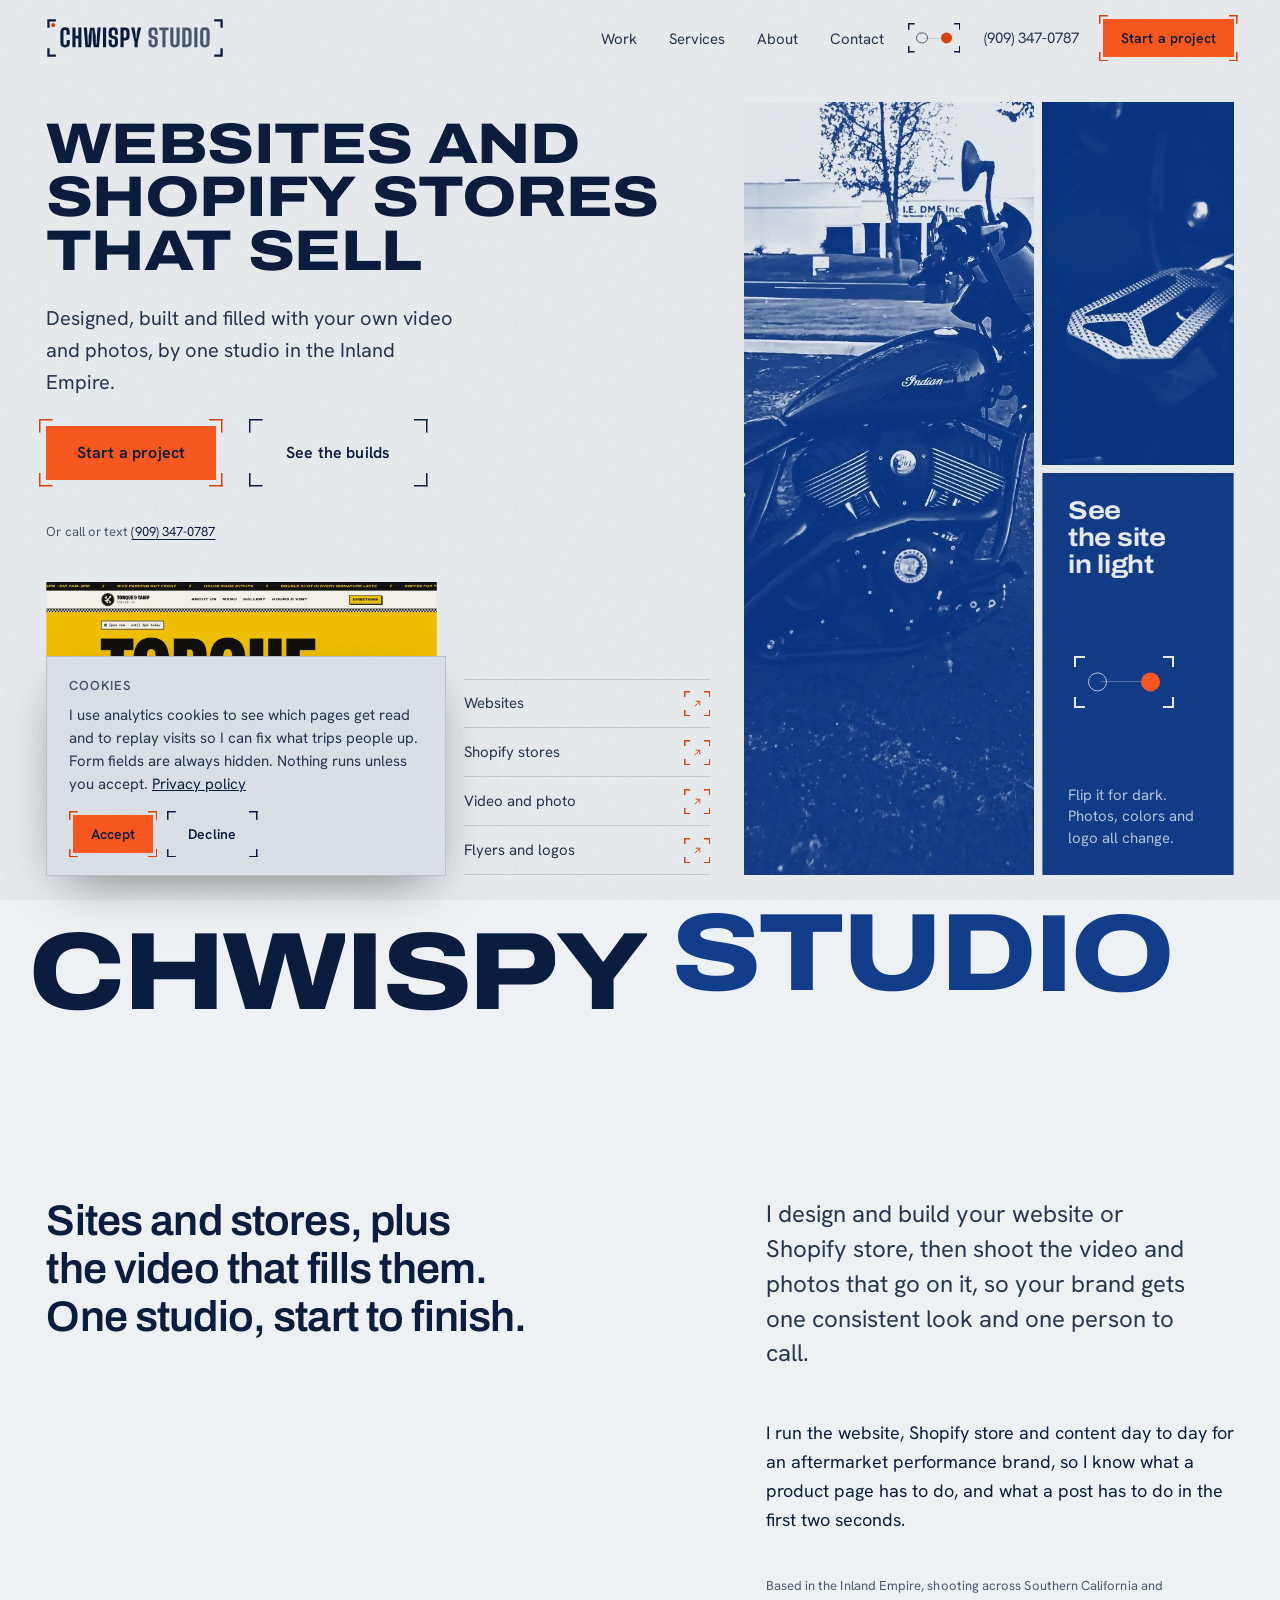
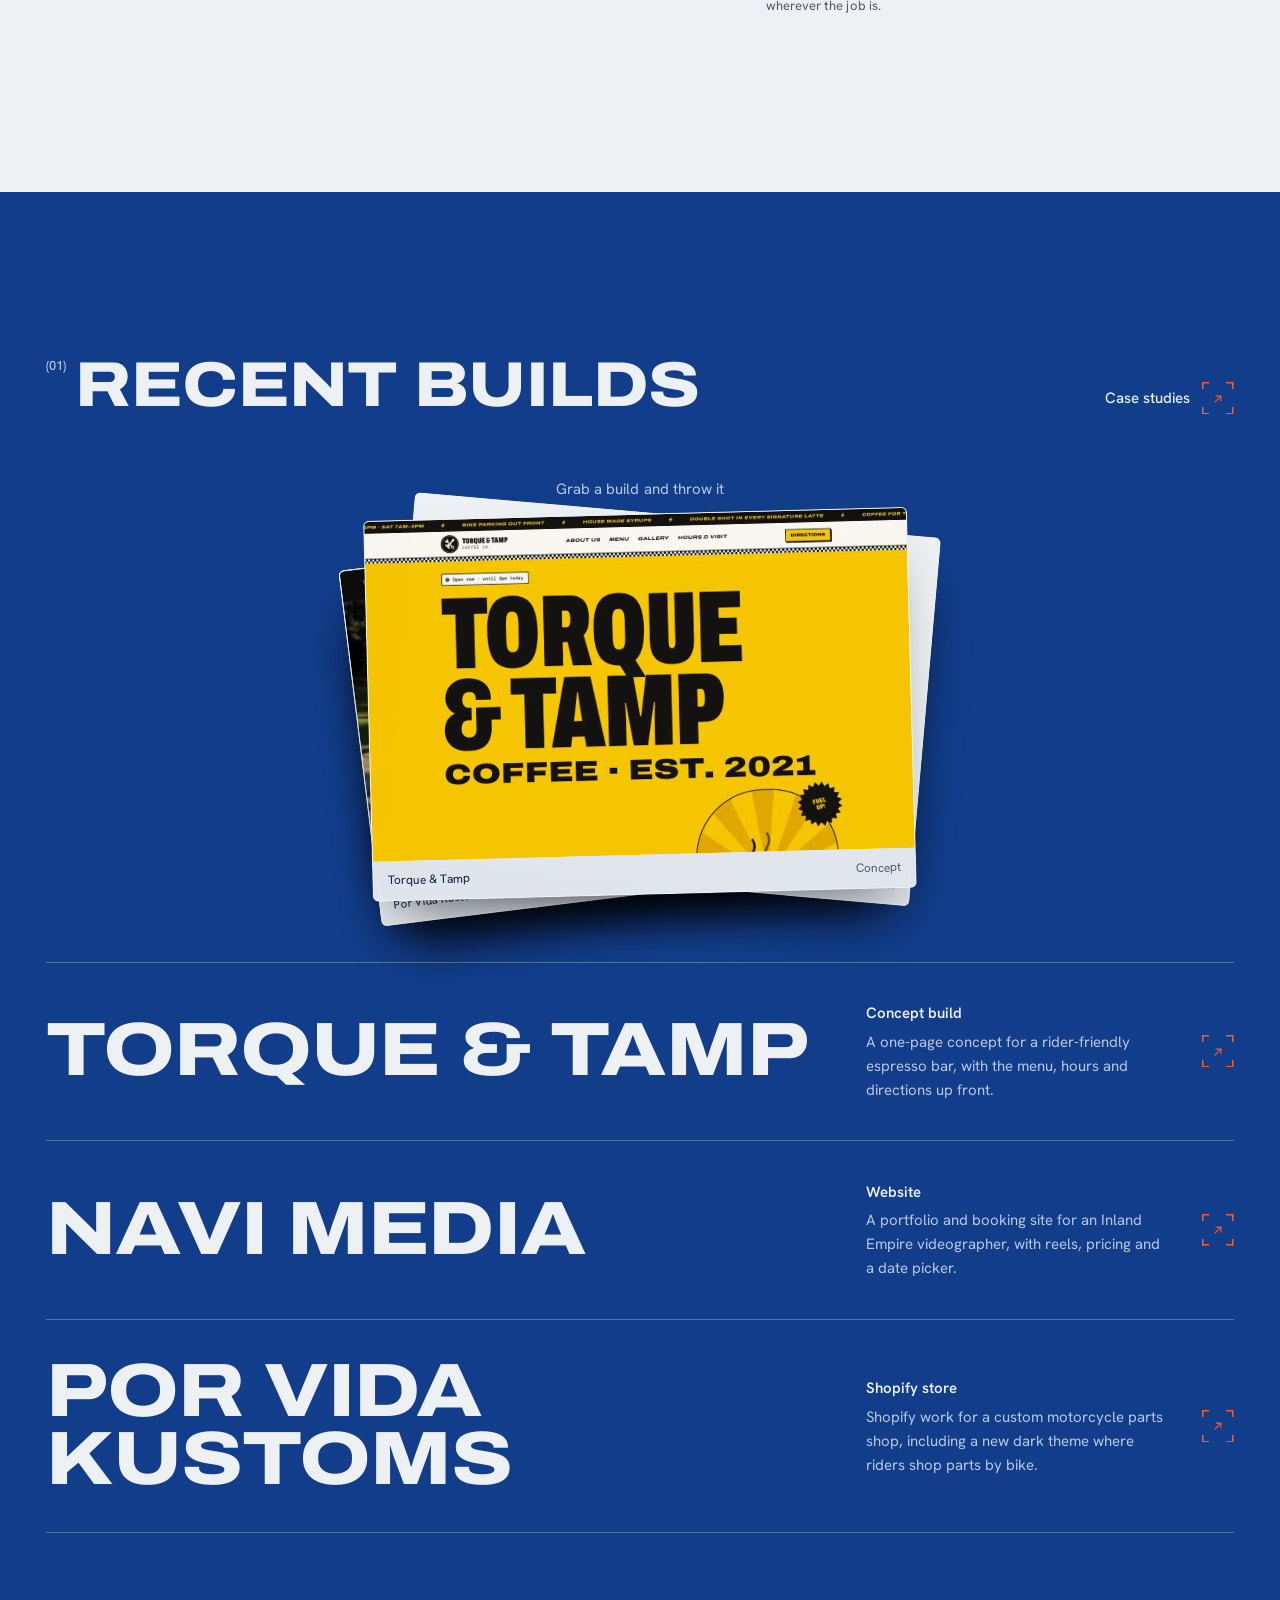
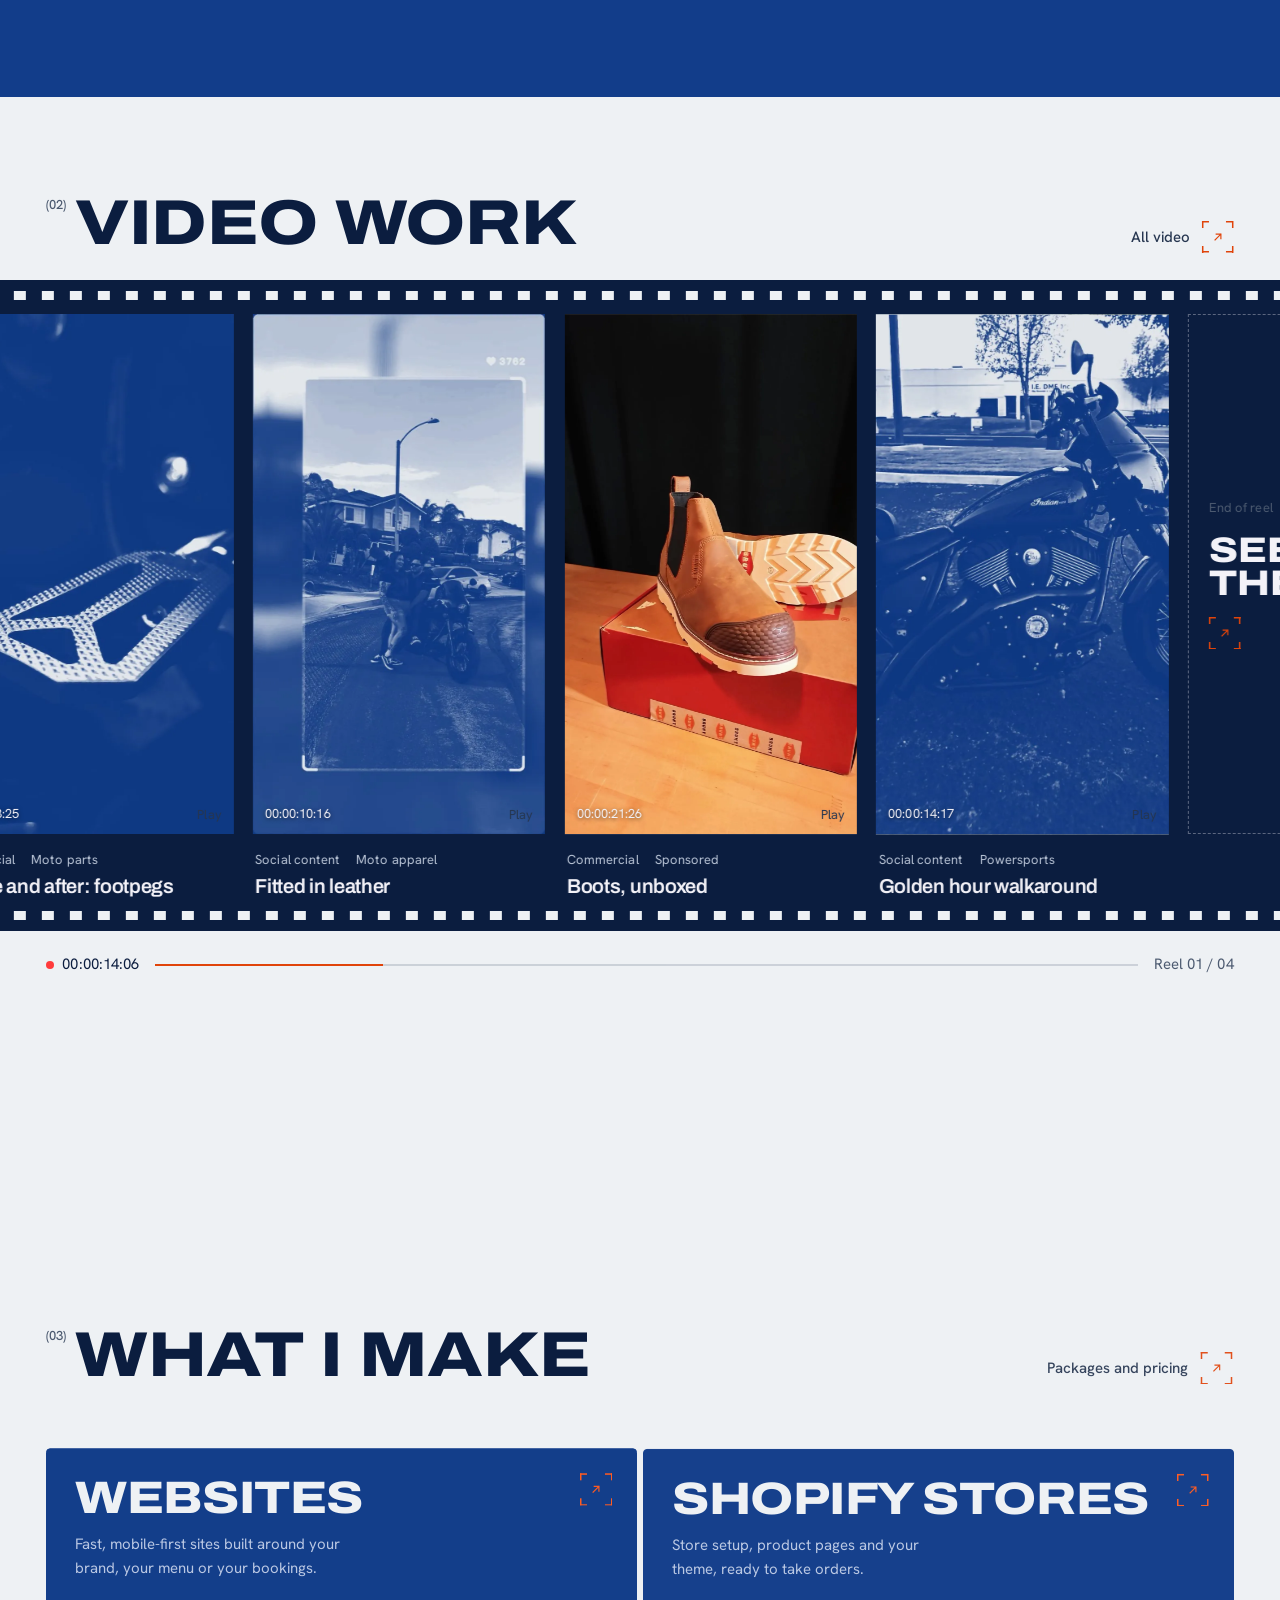
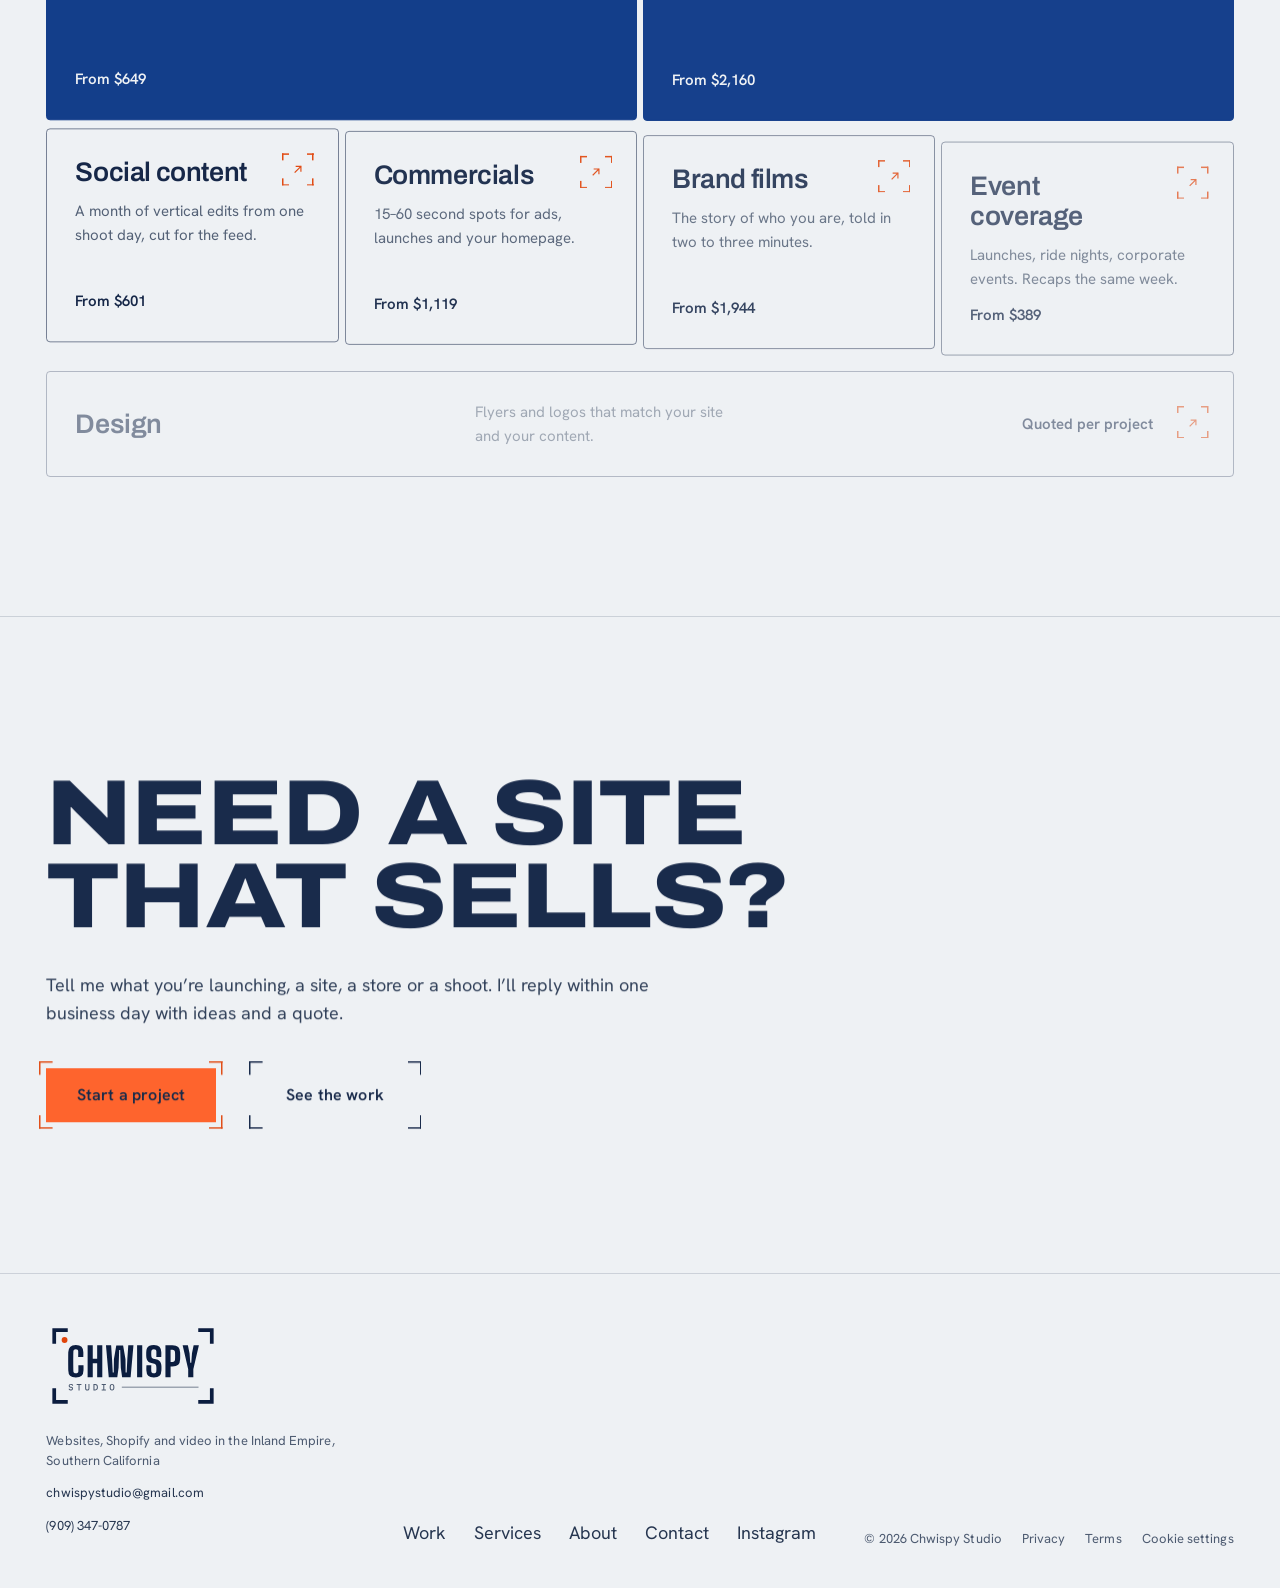
<file: index.html>
<!doctype html>
<html lang="en">
<head>
  <meta charset="utf-8">
  <meta name="viewport" content="width=device-width, initial-scale=1">
  <title>Chwispy Studio | Websites and Shopify Stores</title>
  <meta name="description" content="Websites and Shopify stores for small businesses across Southern California, plus the video, photos and design that fill them. Built by one studio, start to finish.">
  <meta name="theme-color" content="#0c0c0e">

  <meta property="og:type" content="website">
  <meta property="og:site_name" content="Chwispy Studio">
  <meta property="og:title" content="Chwispy Studio | Websites, Shopify and Video">
  <meta property="og:description" content="Websites and Shopify stores built to sell, with the video and design to fill them.">
  <link rel="canonical" href="https://chwispystudio.com/">
  <meta property="og:url" content="https://chwispystudio.com/">
  <meta property="og:image" content="https://chwispystudio.com/assets/img/og-share.jpg">
  <meta property="og:image:width" content="1200">
  <meta property="og:image:height" content="630">
  <meta property="og:image:alt" content="Chwispy Studio: websites, Shopify stores and video in the Inland Empire, Southern California">
  <meta name="twitter:card" content="summary_large_image">

  <script>/* Pick the colour mode before the page paints: the visitor's saved choice, else their system setting. */
  (function(){var t;try{t=localStorage.getItem("cs-theme")}catch(e){}if(t!=="light"&&t!=="dark"){t=window.matchMedia&&matchMedia("(prefers-color-scheme: light)").matches?"light":"dark"}document.documentElement.setAttribute("data-theme",t)})();</script>
  <script>/* Animations: hide the pieces js/motion.js animates in, unless the visitor asked for reduced motion. If it never loads, show everything. */
  (function(){var d=document.documentElement;if(window.matchMedia&&matchMedia("(prefers-reduced-motion: reduce)").matches)return;d.classList.add("motion");setTimeout(function(){if(!d.classList.contains("motion-on"))d.classList.remove("motion")},2500)})();</script>
  <link rel="icon" href="assets/icons/favicon.ico" sizes="any">
  <link rel="icon" href="assets/icons/favicon.svg" type="image/svg+xml" data-favicon>
  <link rel="apple-touch-icon" href="assets/icons/apple-touch-icon.png">
  <link rel="preconnect" href="https://fonts.googleapis.com">
  <link rel="preconnect" href="https://fonts.gstatic.com" crossorigin>
  <link rel="stylesheet" href="https://fonts.googleapis.com/css2?family=Archivo:wdth,wght@100..125,500..800&family=Hanken+Grotesk:wght@400;500;600&family=Mrs+Saint+Delafield&display=swap">
  <link rel="preload" as="image" href="assets/img/graded/dean-speed-pegs.webp">
  <link rel="stylesheet" href="css/style.css?v=20261126g">
  <script src="js/posthog.js?v=20261120b"></script>
  <script src="js/consent.js?v=20261120b" defer></script>

  <!-- Local SEO: tells Google who you are, where you work and what you offer -->
  <script type="application/ld+json">
  {
    "@context": "https://schema.org",
    "@graph": [
      {
        "@type": "ProfessionalService",
        "@id": "https://chwispystudio.com/#studio",
        "name": "Chwispy Studio",
        "description": "Web design studio building websites and Shopify stores, plus commercials, social content, event coverage and design.",
        "url": "https://chwispystudio.com/",
        "logo": "https://chwispystudio.com/assets/icons/favicon-512.png",
        "image": "https://chwispystudio.com/assets/img/og-share.jpg",
        "telephone": "+1-909-347-0787",
        "address": { "@type": "PostalAddress", "addressLocality": "San Bernardino", "addressRegion": "CA", "addressCountry": "US" },
        "areaServed": ["Inland Empire", "Riverside County", "San Bernardino County", "Southern California", "Los Angeles County", "Orange County", "San Diego County"],
        "founder": { "@type": "Person", "name": "Chris", "alternateName": "Chwispy" },
        "knowsAbout": ["Web design", "Shopify", "Videography", "Logo design", "Flyer design"],
        "hasOfferCatalog": {
          "@type": "OfferCatalog",
          "name": "Services",
          "itemListElement": [
            { "@type": "Offer", "itemOffered": { "@type": "Service", "name": "Website design and build" } },
            { "@type": "Offer", "itemOffered": { "@type": "Service", "name": "Shopify store setup" } },
            { "@type": "Offer", "itemOffered": { "@type": "Service", "name": "Social video content" } },
            { "@type": "Offer", "itemOffered": { "@type": "Service", "name": "Commercials and brand films" } },
            { "@type": "Offer", "itemOffered": { "@type": "Service", "name": "Event coverage" } },
            { "@type": "Offer", "itemOffered": { "@type": "Service", "name": "Logo and flyer design" } }
          ]
        },
        "sameAs": ["https://www.instagram.com/chwispystudio/"]
      },
      {
        "@type": "WebSite",
        "@id": "https://chwispystudio.com/#website",
        "name": "Chwispy Studio",
        "url": "https://chwispystudio.com/",
        "publisher": { "@id": "https://chwispystudio.com/#studio" }
      }
    ]
  }
  </script>
</head>
<body>
  <a class="skip-link" href="#main">Skip to content</a>
  <div class="grain" aria-hidden="true"></div>

  <!-- ===== HEADER (same on every page; update aria-current per page) ===== -->
  <header class="site-header">
    <div class="wrap">
      <a class="wordmark" href="index.html"><img class="logo-dark" src="assets/logo/chwispy-studio-horizontal.svg" alt="Chwispy Studio" width="543" height="122"><img class="logo-light" src="assets/logo/chwispy-studio-horizontal-light.svg" alt="Chwispy Studio" width="543" height="122"></a>
      <nav aria-label="Main">
        <ul class="nav-links">
          <li><a href="work.html">Work</a></li>
          <li><a href="services.html">Services</a></li>
          <li><a href="about.html">About</a></li>
          <li><a href="contact.html">Contact</a></li>
        </ul>
      </nav>
      <button class="mode-switch mode-switch--header" type="button" role="switch" aria-checked="false" data-theme-toggle title="Switch to light mode"><span class="visually-hidden">Light mode</span><span class="mode-dot" aria-hidden="true"></span></button>
      <a class="header-phone" href="tel:+19093470787">(909) 347-0787</a>
      <a class="btn btn-primary btn-small header-cta" href="contact.html#start">Start a project</a>
      <button class="menu-toggle" type="button" aria-expanded="false" aria-controls="menu" aria-label="Open menu"><span></span></button>
    </div>
  </header>
  <div class="menu-overlay" id="menu">
    <nav aria-label="Mobile">
      <ul>
        <li><a href="work.html">Work</a></li>
        <li><a href="services.html">Services</a></li>
        <li><a href="about.html">About</a></li>
        <li><a href="contact.html">Contact</a></li>
      </ul>
    </nav>
    <a class="btn btn-primary btn-large" href="contact.html#start">Start a project</a>
    <div class="menu-mode"><span aria-hidden="true">Light mode</span><button class="mode-switch" type="button" role="switch" aria-checked="false" data-theme-toggle title="Switch to light mode"><span class="visually-hidden">Light mode</span><span class="mode-dot" aria-hidden="true"></span></button></div>
    <p class="mono meta"><a href="tel:+19093470787">Call or text (909) 347-0787</a></p>
    <p class="mono meta menu-ig">@chwispystudio on Instagram</p>
  </div>

  <main id="main">
    <!-- ===== HERO =====
         An uneven grid of tiles: the headline, two reel stills (graded in dark
         mode, cyanotype prints in light), the mode switch as a feature, a recent
         build and the services list. Stills: assets/img/graded/ and cyan/. -->
    <section class="hero" aria-labelledby="hero-title">
      <div class="wrap hero-grid">
        <div class="tile tile-copy">
          <h1 id="hero-title">Websites and Shopify stores that sell</h1>
          <p class="hero-kicker">Designed, built and filled with your own video and photos, by one studio in the Inland Empire.</p>
          <div class="hero-actions">
            <a class="btn btn-primary btn-large" href="contact.html#start">Start a project</a>
            <a class="btn btn-ghost btn-large" href="#builds">See the builds</a>
          </div>
          <p class="hero-phone mono">Or call or text <a href="tel:+19093470787">(909) 347-0787</a></p>
        </div>
        <figure class="tile tile-still tile-still--tall">
          <img class="grade" src="assets/img/graded/indian-walkaround.webp" alt="Indian motorcycle in a parking lot, a still from a walkaround reel" width="720" height="1280">
        </figure>
        <figure class="tile tile-still tile-still--short">
          <img class="grade" src="assets/img/graded/dean-speed-pegs.webp" alt="Close-up of machined footpegs, a still from a product reel" width="720" height="1280">
        </figure>
        <div class="tile tile-mode">
          <p class="tile-mode-label" aria-hidden="true">See the site in <span class="when-dark">dark</span><span class="when-light">light</span></p>
          <button class="mode-switch mode-switch--feature" type="button" role="switch" aria-checked="false" aria-describedby="hero-mode-next" data-theme-toggle title="Switch to light mode"><span class="visually-hidden">Light mode</span><span class="mode-dot" aria-hidden="true"></span></button>
          <p class="tile-mode-note" id="hero-mode-next">Flip it for <span class="when-dark">light</span><span class="when-light">dark</span>. Photos, colors and logo all change.</p>
        </div>
        <a class="tile tile-build" href="#builds">
          <img src="assets/img/web/torque-tamp-home.webp" alt="Torque &amp; Tamp Coffee Co. site: giant black type on a yellow hero with a checkered race-flag edge" width="1280" height="800" decoding="async">
          <span class="tile-build-caption">Latest build <span class="arrow" aria-hidden="true"></span></span>
        </a>
        <ul class="tile tile-services hero-services" aria-label="What I make">
          <li><a href="contact.html?type=Website#start">Websites <span class="arrow" aria-hidden="true"></span></a></li>
          <li><a href="contact.html?type=Shopify#start">Shopify stores <span class="arrow" aria-hidden="true"></span></a></li>
          <li><a href="contact.html?type=Social+Content#start">Video and photo <span class="arrow" aria-hidden="true"></span></a></li>
          <li><a href="contact.html?type=Design#start">Flyers and logos <span class="arrow" aria-hidden="true"></span></a></li>
        </ul>
      </div>
      <p class="hero-mark" aria-hidden="true"><span>Chwispy</span><span>Studio</span></p>
    </section>

    <!-- ===== STATEMENT ===== -->
    <section class="section">
      <div class="wrap statement" data-reveal>
        <h2>Sites and stores, plus the video that fills them. One studio, start to finish.</h2>
        <div class="body">
          <p class="lede">I design and build your website or Shopify store, then shoot the video and photos that go on it, so your brand gets one consistent look and one person to call.</p>
          <p>I run the website, Shopify store and content day to day for an aftermarket performance brand, so I know what a product page has to do, and what a post has to do in the first two seconds.</p>
          <p class="mono">Based in the Inland Empire, shooting across Southern California and wherever the job is.</p>
        </div>
      </div>
    </section>

    <!-- ===== RECENT BUILDS =====
         The light section. Screenshots: assets/img/web/ (1280x800 from the live sites).
         Full case studies on work.html. -->
    <section class="builds-red" id="builds" aria-labelledby="builds-title">
      <div class="wrap">
        <div class="section-head" data-reveal>
          <h2 id="builds-title"><span class="tag" aria-hidden="true">(01)</span>Recent builds</h2>
          <a class="text-link" href="work.html#web">Case studies <span class="arrow" aria-hidden="true"></span></a>
        </div>
        <!-- Build deck: screenshots you can grab and fling (js/bold.js). Decorative:
             the rows underneath carry the real links. Top card is the last one here. -->
        <div class="build-deck" aria-hidden="true">
          <p class="build-deck-hint mono">Grab a build and throw it</p>
          <div class="deck-stage">
            <a class="deck-card" href="work.html#por-vida" tabindex="-1" draggable="false"><img src="assets/img/web/por-vida-home.webp" alt="" width="1280" height="800" loading="lazy" decoding="async" draggable="false"><span class="deck-cap mono">Por Vida Kustoms <span>Shopify</span></span></a>
            <a class="deck-card" href="work.html#navi-media" tabindex="-1" draggable="false"><img src="assets/img/web/navi-media-home.webp" alt="" width="1280" height="800" loading="lazy" decoding="async" draggable="false"><span class="deck-cap mono">NAVI Media <span>Website</span></span></a>
            <a class="deck-card" href="work.html#torque-tamp" tabindex="-1" draggable="false"><img src="assets/img/web/torque-tamp-home.webp" alt="" width="1280" height="800" loading="lazy" decoding="async" draggable="false"><span class="deck-cap mono">Torque &amp; Tamp <span>Concept</span></span></a>
          </div>
        </div>
        <ul class="build-rows">
          <li><a class="build-row" href="work.html#torque-tamp">
            <span class="build-name">Torque &amp; Tamp</span>
            <span class="build-about"><strong>Concept build</strong><span>A one-page concept for a rider-friendly espresso bar, with the menu, hours and directions up front.</span></span>
            <span class="build-peek"><img src="assets/img/web/torque-tamp-home.webp" alt="Torque &amp; Tamp Coffee Co. site: giant black type on a yellow hero with a checkered race-flag edge" width="1280" height="800" loading="lazy" decoding="async"></span>
            <span class="arrow" aria-hidden="true"></span>
          </a></li>
          <li><a class="build-row" href="work.html#navi-media">
            <span class="build-name">NAVI Media</span>
            <span class="build-about"><strong>Website</strong><span>A portfolio and booking site for an Inland Empire videographer, with reels, pricing and a date picker.</span></span>
            <span class="build-peek"><img src="assets/img/web/navi-media-home.webp" alt="NAVI Media site: black and gold hero for a video and photo studio" width="1280" height="800" loading="lazy" decoding="async"></span>
            <span class="arrow" aria-hidden="true"></span>
          </a></li>
          <li><a class="build-row" href="work.html#por-vida">
            <span class="build-name">Por Vida Kustoms</span>
            <span class="build-about"><strong>Shopify store</strong><span>Shopify work for a custom motorcycle parts shop, including a new dark theme where riders shop parts by bike.</span></span>
            <span class="build-peek"><img src="assets/img/web/por-vida-home.webp" alt="Por Vida Kustom Cycles store: rider help bar over a photo of a purple custom Road King" width="1280" height="800" loading="lazy" decoding="async"></span>
            <span class="arrow" aria-hidden="true"></span>
          </a></li>
        </ul>
      </div>
    </section>

    <!-- ===== FEATURED WORK (3–6 projects) =====
         Each card opens the lightbox. Copy the <article> block to add more.
         data-embed: the full video on Vimeo/YouTube (player URL). Until that's set,
         the lightbox plays data-video (a compressed MP4 in assets/video/full/).
         data-preview: a 3–6s silent MP4 clip for the hover preview.
         data-orientation="vertical" for 9:16 work. -->
    <section class="section" aria-labelledby="featured-title">
      <div class="wrap">
        <div class="section-head" data-reveal>
          <h2 id="featured-title"><span class="tag" aria-hidden="true">(02)</span>Video work</h2>
          <a class="text-link" href="work.html#video">All video <span class="arrow" aria-hidden="true"></span></a>
        </div>

        <div class="featured">
          <article class="card card--vertical" data-reveal data-type="commercial" data-type-label="Commercial"
            data-title="Before and after: footpegs"
            data-client="Dean Speed (sponsorship collab)"
            data-industry="Motorcycle parts"
            data-role="Director, shooter, editor"
            data-duration="00:00:13:25"
            data-breakdown="A sponsorship collab with Dean Speed: stock pegs out, their machined footpegs in, cut as a hard before-and-after so the upgrade sells itself in under 15 seconds."
            data-orientation="vertical"
            data-video="assets/video/full/dean-speed-pegs.mp4"
            data-poster="assets/img/dean-speed-pegs.webp"
            data-embed="https://player.vimeo.com/video/REPLACE_VIMEO_ID"
            data-preview="assets/video/previews/dean-speed-pegs.mp4">
            <button class="card-button" type="button">
              <div class="card-media">
                <img src="assets/img/dean-speed-pegs.webp" alt="Machined silver Dean Speed footpeg on a motorcycle in low light" width="720" height="1280" loading="lazy" decoding="async">
                <img class="grade" src="assets/img/graded/dean-speed-pegs.webp" alt="" width="720" height="1280" loading="lazy" decoding="async">
                <span class="card-tc mono">00:00:13:25</span>
                <span class="card-play mono" aria-hidden="true">Play</span>
              </div>
              <div class="card-body">
                <div class="mono-row"><span class="mono">Commercial</span><span class="mono">Moto parts</span></div>
                <h3>Before and after: footpegs</h3>
              </div>
            </button>
          </article>

          <article class="card card--vertical" data-reveal data-type="social" data-type-label="Social content"
            data-title="Fitted in leather"
            data-client="Smart Daniel (collaboration)"
            data-industry="Motorcycle apparel"
            data-role="Director, shooter, editor"
            data-duration="00:00:10:16"
            data-breakdown="A collaboration with Smart Daniel: two riders fitted into their leather vests, straight onto the bike, closing on the label. Cut vertical for Instagram."
            data-orientation="vertical"
            data-video="assets/video/full/vest-fitting.mp4"
            data-poster="assets/img/vest-fitting.webp"
            data-embed="https://player.vimeo.com/video/REPLACE_VIMEO_ID"
            data-preview="assets/video/previews/vest-fitting.mp4">
            <button class="card-button" type="button">
              <div class="card-media">
                <img src="assets/img/vest-fitting.webp" alt="A rider being fitted for a black leather motorcycle vest" width="720" height="1280" loading="lazy" decoding="async">
                <img class="grade" src="assets/img/graded/vest-fitting.webp" alt="" width="720" height="1280" loading="lazy" decoding="async">
                <span class="card-tc mono">00:00:10:16</span>
                <span class="card-play mono" aria-hidden="true">Play</span>
              </div>
              <div class="card-body">
                <div class="mono-row"><span class="mono">Social content</span><span class="mono">Moto apparel</span></div>
                <h3>Fitted in leather</h3>
              </div>
            </button>
          </article>

          <article class="card card--vertical" data-reveal data-type="commercial" data-type-label="Commercial"
            data-title="Boots, unboxed"
            data-client="BRUNT (sponsored partnership)"
            data-industry="Footwear / workwear"
            data-role="Editor, co-shooter"
            data-duration="00:00:21:26"
            data-breakdown="A sponsored partnership video for BRUNT work boots: unboxed on the shop bench, then revealed on a dark-draped product stage, with quick cuts and light leaks to keep it moving."
            data-orientation="vertical"
            data-video="assets/video/full/boot-unboxing.mp4"
            data-poster="assets/img/boot-unboxing.webp"
            data-embed="https://player.vimeo.com/video/REPLACE_VIMEO_ID"
            data-preview="assets/video/previews/boot-unboxing.mp4">
            <button class="card-button" type="button">
              <div class="card-media">
                <img src="assets/img/boot-unboxing.webp" alt="Tan leather work boot on a red shoebox against black drapes" width="720" height="1280" loading="lazy" decoding="async">
                <img class="grade" src="assets/img/graded/boot-unboxing.webp" alt="" width="720" height="1280" loading="lazy" decoding="async">
                <span class="card-tc mono">00:00:21:26</span>
                <span class="card-play mono" aria-hidden="true">Play</span>
              </div>
              <div class="card-body">
                <div class="mono-row"><span class="mono">Commercial</span><span class="mono">Sponsored</span></div>
                <h3>Boots, unboxed</h3>
              </div>
            </button>
          </article>

          <article class="card card--vertical" data-reveal data-type="social" data-type-label="Social content"
            data-title="Golden hour walkaround"
            data-client="Personal project"
            data-industry="Powersports"
            data-role="Director, shooter, editor"
            data-duration="00:00:14:17"
            data-breakdown="A personal piece: a golden-hour walkaround of a red Indian cruiser, from full profile to the tank badge to the front end head-on. Shot and cut to stop the scroll in the first second."
            data-orientation="vertical"
            data-video="assets/video/full/indian-walkaround.mp4"
            data-poster="assets/img/indian-walkaround.webp"
            data-embed="https://player.vimeo.com/video/REPLACE_VIMEO_ID"
            data-preview="assets/video/previews/indian-walkaround.mp4">
            <button class="card-button" type="button">
              <div class="card-media">
                <img src="assets/img/indian-walkaround.webp" alt="Red Indian motorcycle parked in profile at golden hour" width="720" height="1280" loading="lazy" decoding="async">
                <img class="grade" src="assets/img/graded/indian-walkaround.webp" alt="" width="720" height="1280" loading="lazy" decoding="async">
                <span class="card-tc mono">00:00:14:17</span>
                <span class="card-play mono" aria-hidden="true">Play</span>
              </div>
              <div class="card-body">
                <div class="mono-row"><span class="mono">Social content</span><span class="mono">Powersports</span></div>
                <h3>Golden hour walkaround</h3>
              </div>
            </button>
          </article>
        </div>
      </div>
    </section>

    <!-- ===== SERVICES TEASER ===== -->
    <section class="section section-tight" aria-labelledby="services-title">
      <div class="wrap">
        <div class="section-head" data-reveal>
          <h2 id="services-title"><span class="tag" aria-hidden="true">(03)</span>What I make</h2>
          <a class="text-link" href="services.html">Packages and pricing <span class="arrow" aria-hidden="true"></span></a>
        </div>
        <ul class="service-cards" data-reveal>
          <li class="lead"><a href="services.html#websites">
            <h3>Websites</h3>
            <p>Fast, mobile-first sites built around your brand, your menu or your bookings.</p>
            <span class="price">From $750</span>
            <span class="arrow" aria-hidden="true"></span>
          </a></li>
          <li class="lead"><a href="services.html#websites">
            <h3>Shopify stores</h3>
            <p>Store setup, product pages and your theme, ready to take orders.</p>
            <span class="price">From $2,495</span>
            <span class="arrow" aria-hidden="true"></span>
          </a></li>
          <li><a href="services.html#social">
            <h3>Social content</h3>
            <p>A month of vertical edits from one shoot day, cut for the feed.</p>
            <span class="price">From $695</span>
            <span class="arrow" aria-hidden="true"></span>
          </a></li>
          <li><a href="contact.html?type=Commercial#start">
            <h3>Commercials</h3>
            <p>15–60 second spots for ads, launches and your homepage.</p>
            <span class="price">From $1,295</span>
            <span class="arrow" aria-hidden="true"></span>
          </a></li>
          <li><a href="contact.html?type=Brand+Film#start">
            <h3>Brand films</h3>
            <p>The story of who you are, told in two to three minutes.</p>
            <span class="price">From $2,250</span>
            <span class="arrow" aria-hidden="true"></span>
          </a></li>
          <li><a href="contact.html?type=Event#start">
            <h3>Event coverage</h3>
            <p>Launches, ride nights, corporate events. Recaps the same week.</p>
            <span class="price">From $450</span>
            <span class="arrow" aria-hidden="true"></span>
          </a></li>
          <li class="wide"><a href="services.html#design">
            <h3>Design</h3>
            <p>Flyers and logos that match your site and your content.</p>
            <span class="price">Quoted per project</span>
            <span class="arrow" aria-hidden="true"></span>
          </a></li>
        </ul>
      </div>
    </section>

    <!-- ===== SOCIAL PROOF =====
         PLACEHOLDER: client logos (SVG or transparent PNG, light-colored) and real testimonials. -->
    <!-- HIDDEN until real clients are ready: delete this line and the matching "END HIDDEN" line below to bring the section back.
    <section class="section section-tight" aria-labelledby="proof-title">
      <div class="wrap">
        <h2 id="proof-title" class="visually-hidden">Clients</h2>
        <ul class="logos logos-wrap" data-reveal>
          <li><img src="assets/logos/client-1.svg" alt="[Client 1 name]" width="220" height="60" loading="lazy"></li>
          <li><img src="assets/logos/client-2.svg" alt="[Client 2 name]" width="220" height="60" loading="lazy"></li>
          <li><img src="assets/logos/client-3.svg" alt="[Client 3 name]" width="220" height="60" loading="lazy"></li>
          <li><img src="assets/logos/client-4.svg" alt="[Client 4 name]" width="220" height="60" loading="lazy"></li>
          <li><img src="assets/logos/client-5.svg" alt="[Client 5 name]" width="220" height="60" loading="lazy"></li>
          <li><img src="assets/logos/client-6.svg" alt="[Client 6 name]" width="220" height="60" loading="lazy"></li>
        </ul>
        <div class="quotes" data-reveal>
          <figure class="quote">
            <blockquote><p>[Testimonial placeholder] Chris showed up with a plan, ran the set calmly and delivered a week early. Our launch video outperformed everything we&rsquo;d posted that year.</p></blockquote>
            <figcaption><strong>[Name, Title]</strong><span class="mono">[Company] / Automotive</span></figcaption>
          </figure>
          <figure class="quote">
            <blockquote><p>[Testimonial placeholder] One shoot day gave us a month of content. Our team didn&rsquo;t have to think about social for weeks.</p></blockquote>
            <figcaption><strong>[Name, Title]</strong><span class="mono">[Company] / Food &amp; beverage</span></figcaption>
          </figure>
          <figure class="quote">
            <blockquote><p>[Testimonial placeholder] He made our trainers look natural on camera, which is not easy. The film still runs on our homepage.</p></blockquote>
            <figcaption><strong>[Name, Title]</strong><span class="mono">[Company] / Fitness</span></figcaption>
          </figure>
        </div>
      </div>
    </section>
    END HIDDEN -->

    <!-- ===== CLOSING CTA ===== -->
    <section class="closer" aria-labelledby="closer-title">
      <div class="wrap" data-reveal>
        <h2 id="closer-title">Need a site that sells?</h2>
        <p>Tell me what you&rsquo;re launching, a site, a store or a shoot. I&rsquo;ll reply within one business day with ideas and a quote.</p>
        <div class="hero-actions">
          <a class="btn btn-primary btn-large" href="contact.html#start">Start a project</a>
          <a class="btn btn-ghost btn-large" href="work.html">See the work</a>
        </div>
      </div>
    </section>
  </main>

  <!-- ===== LIGHTBOX (used by the featured cards) ===== -->
  <dialog class="lightbox" id="lightbox" aria-labelledby="lb-title">
    <button class="lightbox-close" type="button" aria-label="Close video">&times;</button>
    <div class="lightbox-player"></div>
    <div class="lightbox-info">
      <div>
        <p class="mono" data-field="timecode"></p>
        <h2 id="lb-title" data-field="title"></h2>
        <p data-field="breakdown" style="margin-top:1.5rem"></p>
      </div>
      <div style="display:grid;gap:1.75rem">
        <dl class="lightbox-meta">
          <div><dt>Client</dt><dd data-field="client"></dd></div>
          <div><dt>Industry</dt><dd data-field="industry"></dd></div>
          <div><dt>Type</dt><dd data-field="type"></dd></div>
          <div><dt>My role</dt><dd data-field="role"></dd></div>
        </dl>
        <label class="mono" style="display:flex;gap:.6rem;align-items:center;cursor:pointer"><input type="checkbox" data-captions> Show captions</label>
        <div class="lightbox-actions">
          <a class="btn btn-primary" href="contact.html#start" data-close>Start a project</a>
          <a class="btn btn-ghost" href="work.html" data-close>More work</a>
        </div>
      </div>
    </div>
  </dialog>

  <!-- ===== FOOTER (same on every page) ===== -->
  <footer class="site-footer">
    <div class="wrap">
      <div>
        <a class="wordmark wordmark-footer" href="index.html"><img class="logo-dark" src="assets/logo/chwispy-studio-stacked.svg" alt="Chwispy Studio" width="656" height="332" loading="lazy"><img class="logo-light" src="assets/logo/chwispy-studio-stacked-light.svg" alt="Chwispy Studio" width="656" height="332" loading="lazy"></a>
        <p class="mono" style="margin-top:.75rem">Websites, Shopify and video in the Inland Empire, Southern California</p>
        <p class="mono footer-email"><a href="contact.html#start" data-email="chwispystudio" data-email-host="gmail.com">Email me</a></p>
        <p class="mono footer-phone"><a href="tel:+19093470787">(909) 347-0787</a></p>
      </div>
      <nav aria-label="Footer">
        <ul>
          <li><a href="work.html">Work</a></li>
          <li><a href="services.html">Services</a></li>
          <li><a href="about.html">About</a></li>
          <li><a href="contact.html">Contact</a></li>
          <li><a href="https://www.instagram.com/chwispystudio/" rel="me noopener" target="_blank">Instagram</a></li>
        </ul>
      </nav>
      <p class="mono footer-legal"><span>&copy; <span data-year>2026</span> Chwispy Studio</span><a href="privacy.html">Privacy</a><a href="terms.html">Terms</a><button type="button" data-cookie-settings>Cookie settings</button></p>
    </div>
  </footer>

  <script src="js/vendor/anime.umd.min.js?v=4.5.0" defer></script>
  <script src="js/motion.js?v=20261126a" defer></script>
  <script src="js/bold.js?v=20261126a" defer></script>
  <script src="js/main.js" defer></script>
</body>
</html>
</file>
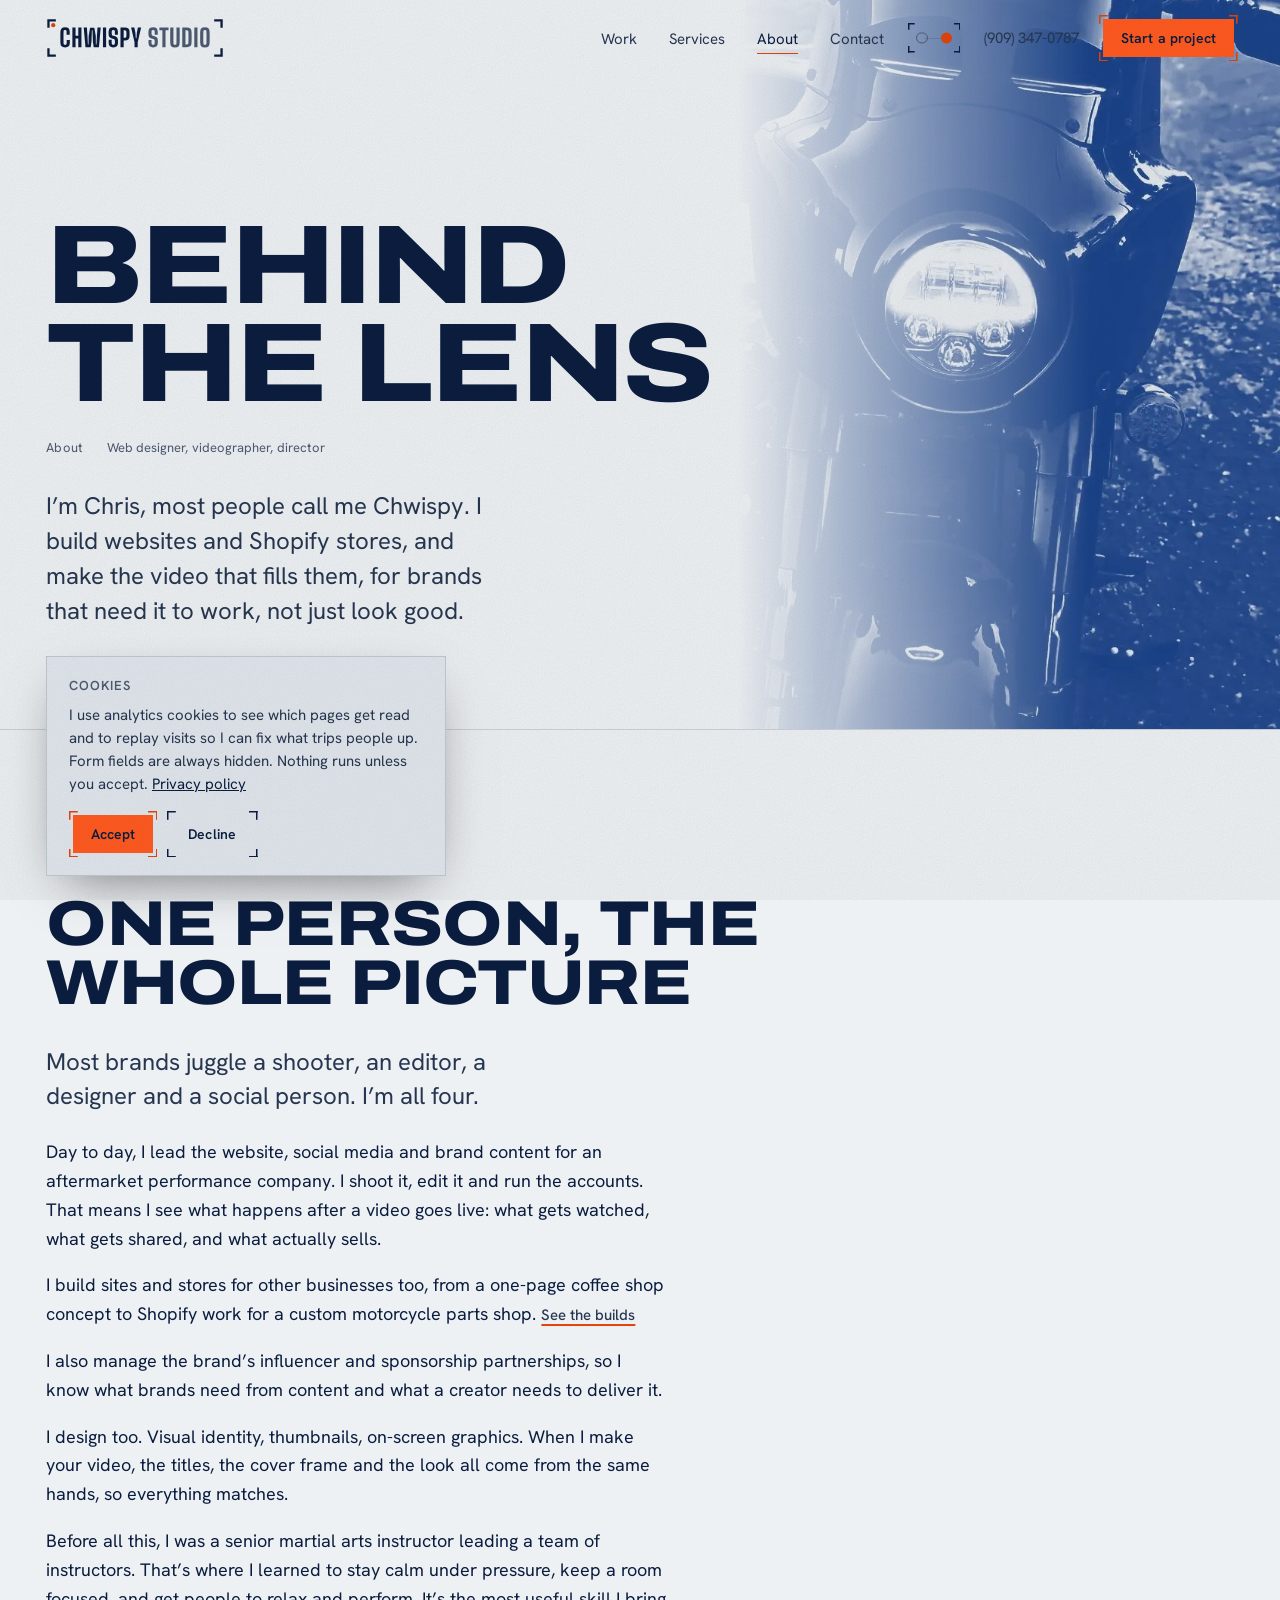
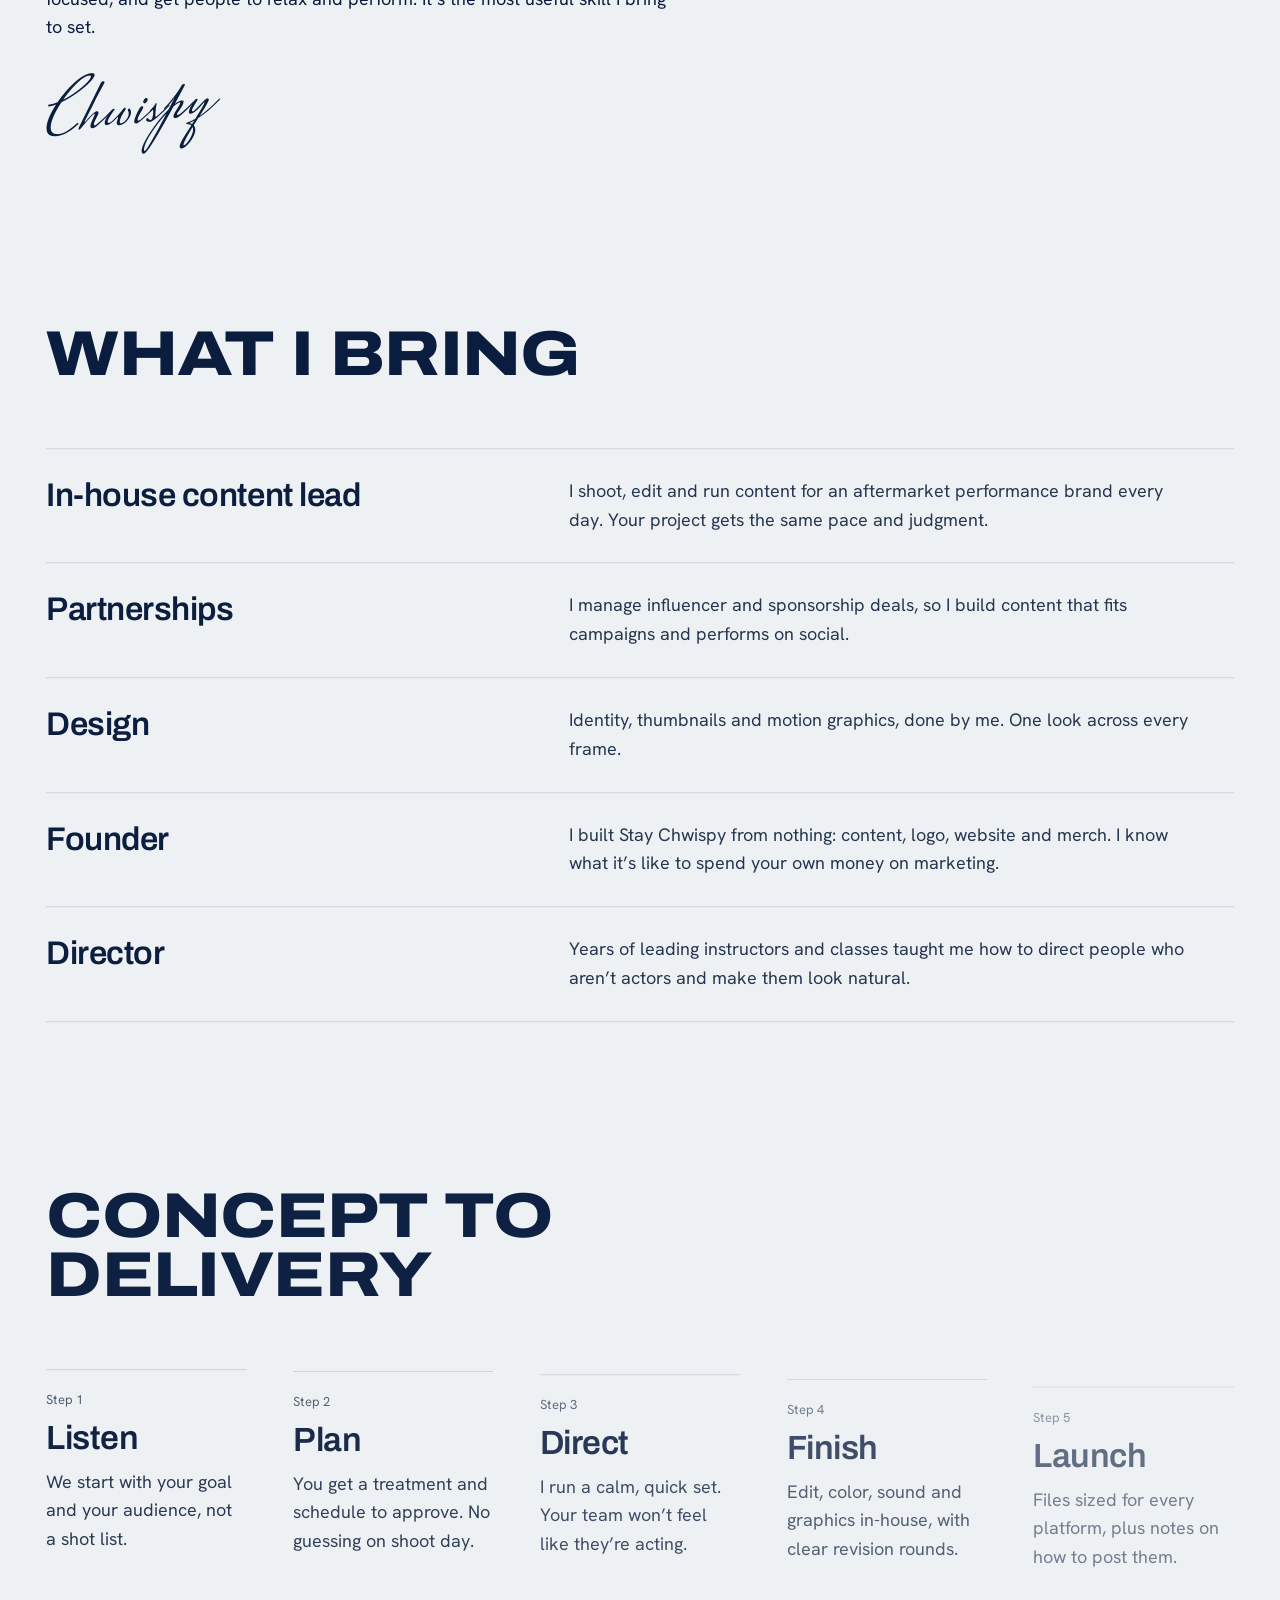
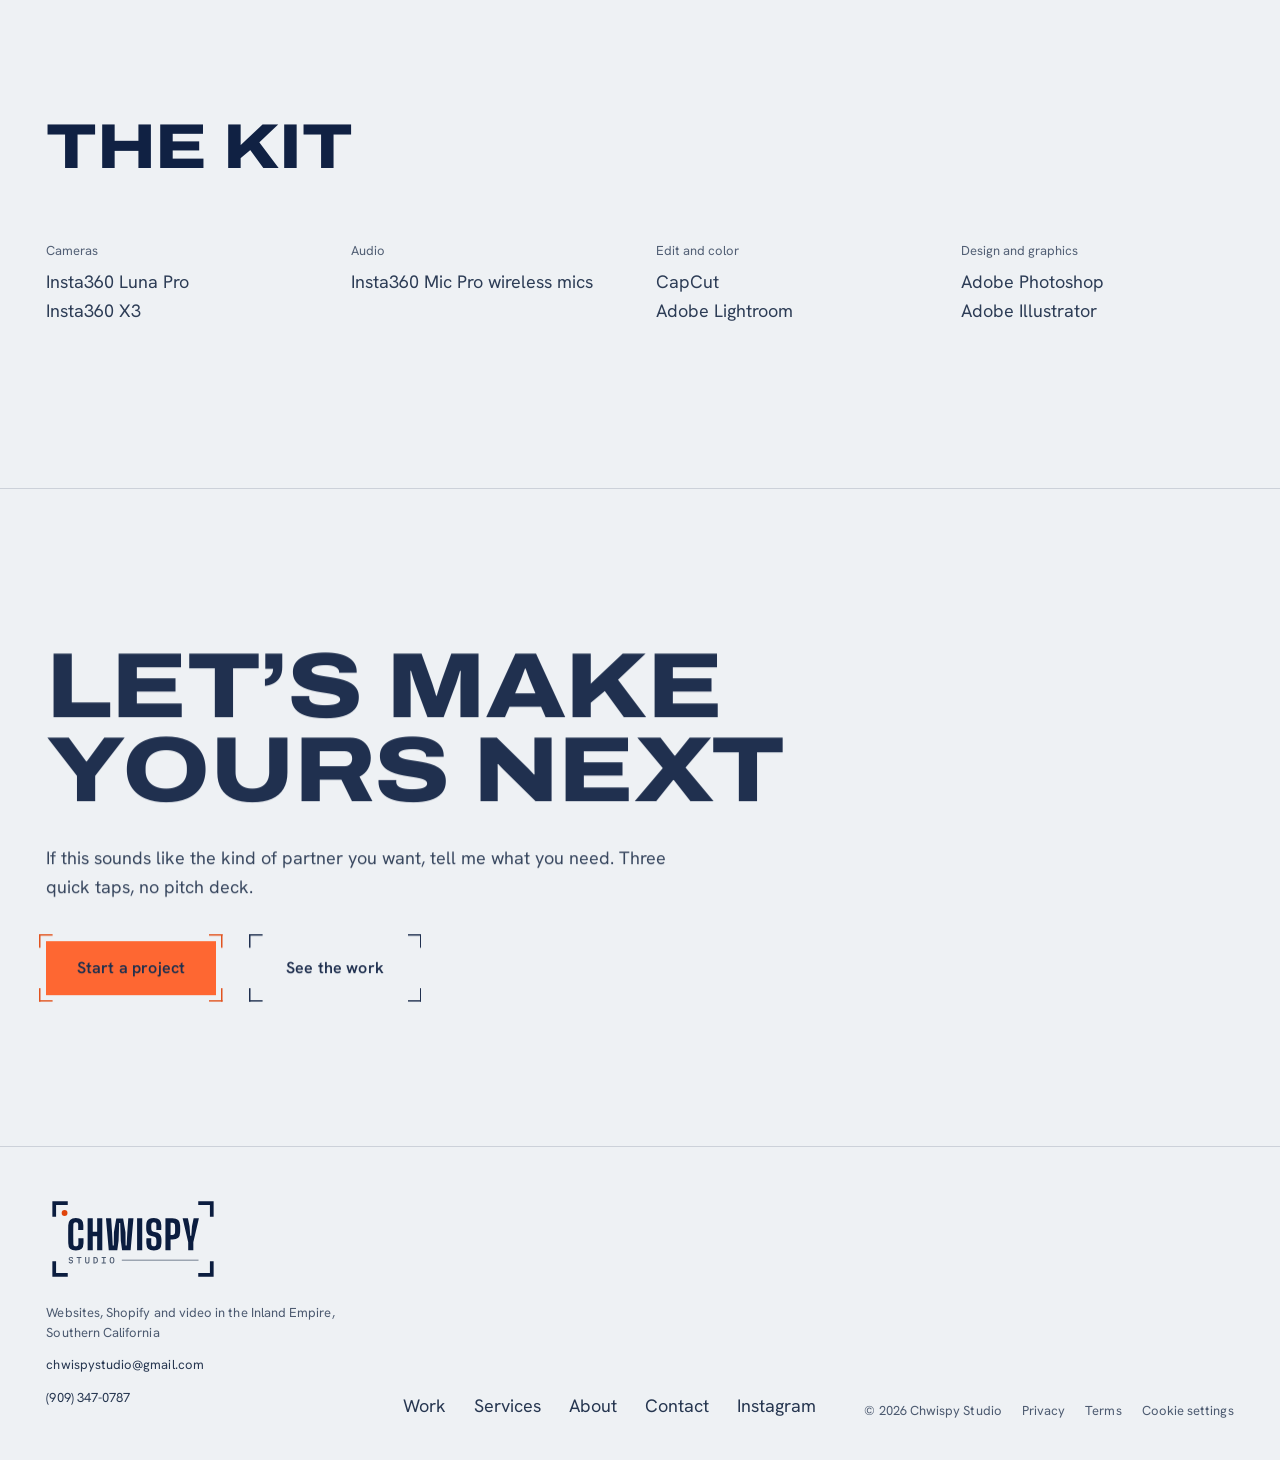
<file: about.html>
<!doctype html>
<html lang="en">
<head>
  <meta charset="utf-8">
  <meta name="viewport" content="width=device-width, initial-scale=1">
  <title>About | Chwispy Studio, Web Designer &amp; Videographer</title>
  <meta name="description" content="Web designer, Shopify builder and videographer in the Inland Empire. In-house content lead, brand founder and former martial arts instructor who directs people well on camera.">
  <meta name="theme-color" content="#0c0c0e">

  <meta property="og:type" content="website">
  <meta property="og:site_name" content="Chwispy Studio">
  <meta property="og:title" content="About | Chwispy Studio, Web Designer &amp; Videographer">
  <meta property="og:description" content="Web designer, Shopify builder and videographer in the Inland Empire. In-house content lead, brand founder and former martial arts instructor who directs people well on camera.">
  <link rel="canonical" href="https://chwispystudio.com/about.html">
  <meta property="og:url" content="https://chwispystudio.com/about.html">
  <meta property="og:image" content="https://chwispystudio.com/assets/img/og-share.jpg">
  <meta property="og:image:width" content="1200">
  <meta property="og:image:height" content="630">
  <meta property="og:image:alt" content="Chwispy Studio: websites, Shopify stores and video in the Inland Empire, Southern California">
  <meta name="twitter:card" content="summary_large_image">

  <script>/* Pick the colour mode before the page paints: the visitor's saved choice, else their system setting. */
  (function(){var t;try{t=localStorage.getItem("cs-theme")}catch(e){}if(t!=="light"&&t!=="dark"){t=window.matchMedia&&matchMedia("(prefers-color-scheme: light)").matches?"light":"dark"}document.documentElement.setAttribute("data-theme",t)})();</script>
  <script>/* Animations: hide the pieces js/motion.js animates in, unless the visitor asked for reduced motion. If it never loads, show everything. */
  (function(){var d=document.documentElement;if(window.matchMedia&&matchMedia("(prefers-reduced-motion: reduce)").matches)return;d.classList.add("motion");setTimeout(function(){if(!d.classList.contains("motion-on"))d.classList.remove("motion")},2500)})();</script>
  <link rel="icon" href="assets/icons/favicon.ico" sizes="any">
  <link rel="icon" href="assets/icons/favicon.svg" type="image/svg+xml" data-favicon>
  <link rel="apple-touch-icon" href="assets/icons/apple-touch-icon.png">
  <link rel="preconnect" href="https://fonts.googleapis.com">
  <link rel="preconnect" href="https://fonts.gstatic.com" crossorigin>
  <link rel="stylesheet" href="https://fonts.googleapis.com/css2?family=Archivo:wdth,wght@100..125,500..800&family=Hanken+Grotesk:wght@400;500;600&family=Mrs+Saint+Delafield&display=swap">
  <link rel="stylesheet" href="css/style.css?v=20261126g">
  <script src="js/posthog.js?v=20261120b"></script>
  <script src="js/consent.js?v=20261120b" defer></script>
</head>
<body>
  <a class="skip-link" href="#main">Skip to content</a>
  <div class="grain" aria-hidden="true"></div>

  <!-- ===== HEADER (same on every page; update aria-current per page) ===== -->
  <header class="site-header">
    <div class="wrap">
      <a class="wordmark" href="index.html"><img class="logo-dark" src="assets/logo/chwispy-studio-horizontal.svg" alt="Chwispy Studio" width="543" height="122"><img class="logo-light" src="assets/logo/chwispy-studio-horizontal-light.svg" alt="Chwispy Studio" width="543" height="122"></a>
      <nav aria-label="Main">
        <ul class="nav-links">
          <li><a href="work.html">Work</a></li>
          <li><a href="services.html">Services</a></li>
          <li><a href="about.html" aria-current="page">About</a></li>
          <li><a href="contact.html">Contact</a></li>
        </ul>
      </nav>
      <button class="mode-switch mode-switch--header" type="button" role="switch" aria-checked="false" data-theme-toggle title="Switch to light mode"><span class="visually-hidden">Light mode</span><span class="mode-dot" aria-hidden="true"></span></button>
      <a class="header-phone" href="tel:+19093470787">(909) 347-0787</a>
      <a class="btn btn-primary btn-small header-cta" href="contact.html#start">Start a project</a>
      <button class="menu-toggle" type="button" aria-expanded="false" aria-controls="menu" aria-label="Open menu"><span></span></button>
    </div>
  </header>
  <div class="menu-overlay" id="menu">
    <nav aria-label="Mobile">
      <ul>
        <li><a href="work.html">Work</a></li>
        <li><a href="services.html">Services</a></li>
        <li><a href="about.html" aria-current="page">About</a></li>
        <li><a href="contact.html">Contact</a></li>
      </ul>
    </nav>
    <a class="btn btn-primary btn-large" href="contact.html#start">Start a project</a>
    <div class="menu-mode"><span aria-hidden="true">Light mode</span><button class="mode-switch" type="button" role="switch" aria-checked="false" data-theme-toggle title="Switch to light mode"><span class="visually-hidden">Light mode</span><span class="mode-dot" aria-hidden="true"></span></button></div>
    <p class="mono meta"><a href="tel:+19093470787">Call or text (909) 347-0787</a></p>
    <p class="mono meta menu-ig">@chwispystudio on Instagram</p>
  </div>

  <main id="main">
    <section class="page-hero page-hero--about">
      <div class="wrap">
        <div class="mono-row"><span class="mono">About</span><span class="mono">Web designer, videographer, director</span></div>
        <h1>Behind the lens</h1>
        <p class="lede">I&rsquo;m Chris, most people call me Chwispy. I build websites and Shopify stores, and make the video that fills them, for brands that need it to work, not just look good.</p>
      </div>
    </section>

    <section class="section">
      <div class="wrap story story--solo">
        <!-- ON-SET PHOTO (hidden until you have one): add assets/img/chris-on-set.webp (1200x1500, 4:5),
             delete this line and the "END HIDDEN" line below, and remove "story--solo" from the div above.
        <figure class="portrait" data-reveal>
          <div class="frame"><img src="assets/img/chris-on-set.webp" alt="Chris on set" width="1200" height="1500" loading="lazy" decoding="async"></div>
          <figcaption class="mono">On set</figcaption>
        </figure>
        END HIDDEN -->

        <div class="story-copy" data-reveal>
          <h2>One person, the whole picture</h2>
          <p class="lede" style="margin-bottom:1.5rem">Most brands juggle a shooter, an editor, a designer and a social person. I&rsquo;m all four.</p>
          <p>Day to day, I lead the website, social media and brand content for an aftermarket performance company. I shoot it, edit it and run the accounts. That means I see what happens after a video goes live: what gets watched, what gets shared, and what actually sells.</p>
          <p>I build sites and stores for other businesses too, from a one-page coffee shop concept to Shopify work for a custom motorcycle parts shop. <a class="text-link" href="work.html#web">See the builds</a></p>
          <p>I also manage the brand&rsquo;s influencer and sponsorship partnerships, so I know what brands need from content and what a creator needs to deliver it.</p>
          <p>I design too. Visual identity, thumbnails, on-screen graphics. When I make your video, the titles, the cover frame and the look all come from the same hands, so everything matches.</p>
          <p>Before all this, I was a senior martial arts instructor leading a team of instructors. That&rsquo;s where I learned to stay calm under pressure, keep a room focused, and get people to relax and perform. It&rsquo;s the most useful skill I bring to set.</p>
          <p class="signature" aria-hidden="true">Chwispy</p>
        </div>
      </div>
    </section>

    <!-- CREDITS: what I bring, written like end credits -->
    <section class="section section-tight" aria-labelledby="credits-title">
      <div class="wrap">
        <div class="section-head" data-reveal><h2 id="credits-title">What I bring</h2></div>
        <div class="credits" data-reveal>
          <div class="credit"><h3>In-house content lead</h3><p>I shoot, edit and run content for an aftermarket performance brand every day. Your project gets the same pace and judgment.</p></div>
          <div class="credit"><h3>Partnerships</h3><p>I manage influencer and sponsorship deals, so I build content that fits campaigns and performs on social.</p></div>
          <div class="credit"><h3>Design</h3><p>Identity, thumbnails and motion graphics, done by me. One look across every frame.</p></div>
          <div class="credit"><h3>Founder</h3><p>I built Stay Chwispy from nothing: content, logo, website and merch. I know what it&rsquo;s like to spend your own money on marketing.</p></div>
          <div class="credit"><h3>Director</h3><p>Years of leading instructors and classes taught me how to direct people who aren&rsquo;t actors and make them look natural.</p></div>
        </div>
      </div>
    </section>

    <section class="section section-tight" aria-labelledby="how-title">
      <div class="wrap">
        <div class="section-head" data-reveal><h2 id="how-title">Concept to delivery</h2></div>
        <ol class="steps" data-reveal>
          <li><h3>Listen</h3><p>We start with your goal and your audience, not a shot list.</p></li>
          <li><h3>Plan</h3><p>You get a treatment and schedule to approve. No guessing on shoot day.</p></li>
          <li><h3>Direct</h3><p>I run a calm, quick set. Your team won&rsquo;t feel like they&rsquo;re acting.</p></li>
          <li><h3>Finish</h3><p>Edit, color, sound and graphics in-house, with clear revision rounds.</p></li>
          <li><h3>Launch</h3><p>Files sized for every platform, plus notes on how to post them.</p></li>
        </ol>
      </div>
    </section>

    <!-- GEAR: add a <dl> per category (e.g. Audio, Lighting) as your kit grows -->
    <section class="section section-tight" aria-labelledby="gear-title">
      <div class="wrap">
        <div class="section-head" data-reveal><h2 id="gear-title">The kit</h2></div>
        <div class="gear" data-reveal>
          <dl><dt>Cameras</dt><dd>Insta360 Luna Pro<br>Insta360 X3</dd></dl>
          <dl><dt>Audio</dt><dd>Insta360 Mic Pro wireless mics</dd></dl>
          <dl><dt>Edit and color</dt><dd>CapCut<br>Adobe Lightroom</dd></dl>
          <dl><dt>Design and graphics</dt><dd>Adobe Photoshop<br>Adobe Illustrator</dd></dl>
        </div>
      </div>
    </section>

    <!-- ===== CLOSING CTA: every page ends with a next step ===== -->
    <section class="closer" aria-labelledby="closer-title">
      <div class="wrap" data-reveal>
        <h2 id="closer-title">Let&rsquo;s make yours next</h2>
        <p>If this sounds like the kind of partner you want, tell me what you need. Three quick taps, no pitch deck.</p>
        <div class="hero-actions">
          <a class="btn btn-primary btn-large" href="contact.html#start">Start a project</a>
          <a class="btn btn-ghost btn-large" href="work.html">See the work</a>
        </div>
      </div>
    </section>
  </main>

  <!-- ===== FOOTER (same on every page) ===== -->
  <footer class="site-footer">
    <div class="wrap">
      <div>
        <a class="wordmark wordmark-footer" href="index.html"><img class="logo-dark" src="assets/logo/chwispy-studio-stacked.svg" alt="Chwispy Studio" width="656" height="332" loading="lazy"><img class="logo-light" src="assets/logo/chwispy-studio-stacked-light.svg" alt="Chwispy Studio" width="656" height="332" loading="lazy"></a>
        <p class="mono" style="margin-top:.75rem">Websites, Shopify and video in the Inland Empire, Southern California</p>
        <p class="mono footer-email"><a href="contact.html#start" data-email="chwispystudio" data-email-host="gmail.com">Email me</a></p>
        <p class="mono footer-phone"><a href="tel:+19093470787">(909) 347-0787</a></p>
      </div>
      <nav aria-label="Footer">
        <ul>
          <li><a href="work.html">Work</a></li>
          <li><a href="services.html">Services</a></li>
          <li><a href="about.html">About</a></li>
          <li><a href="contact.html">Contact</a></li>
          <li><a href="https://www.instagram.com/chwispystudio/" rel="me noopener" target="_blank">Instagram</a></li>
        </ul>
      </nav>
      <p class="mono footer-legal"><span>&copy; <span data-year>2026</span> Chwispy Studio</span><a href="privacy.html">Privacy</a><a href="terms.html">Terms</a><button type="button" data-cookie-settings>Cookie settings</button></p>
    </div>
  </footer>

  <script src="js/vendor/anime.umd.min.js?v=4.5.0" defer></script>
  <script src="js/motion.js?v=20261126a" defer></script>
  <script src="js/bold.js?v=20261126a" defer></script>
  <script src="js/main.js" defer></script>
</body>
</html>
</file>
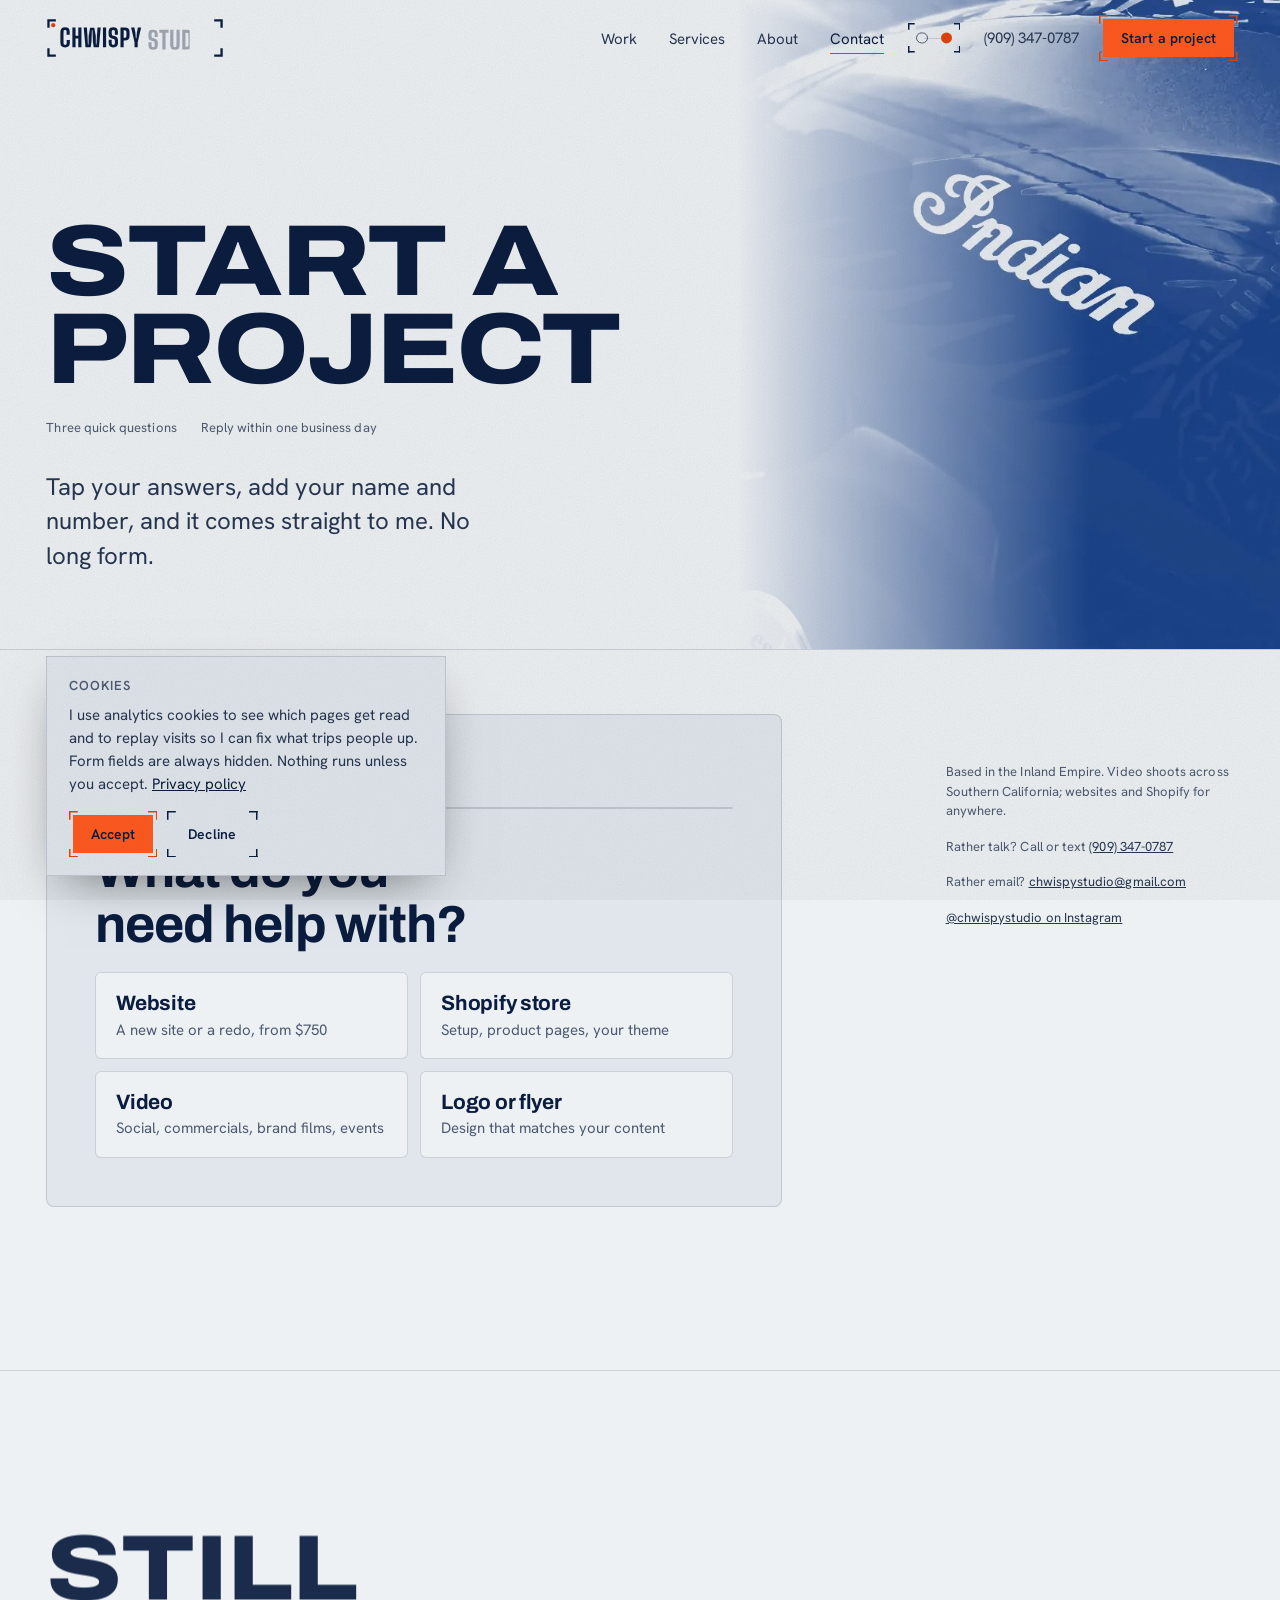
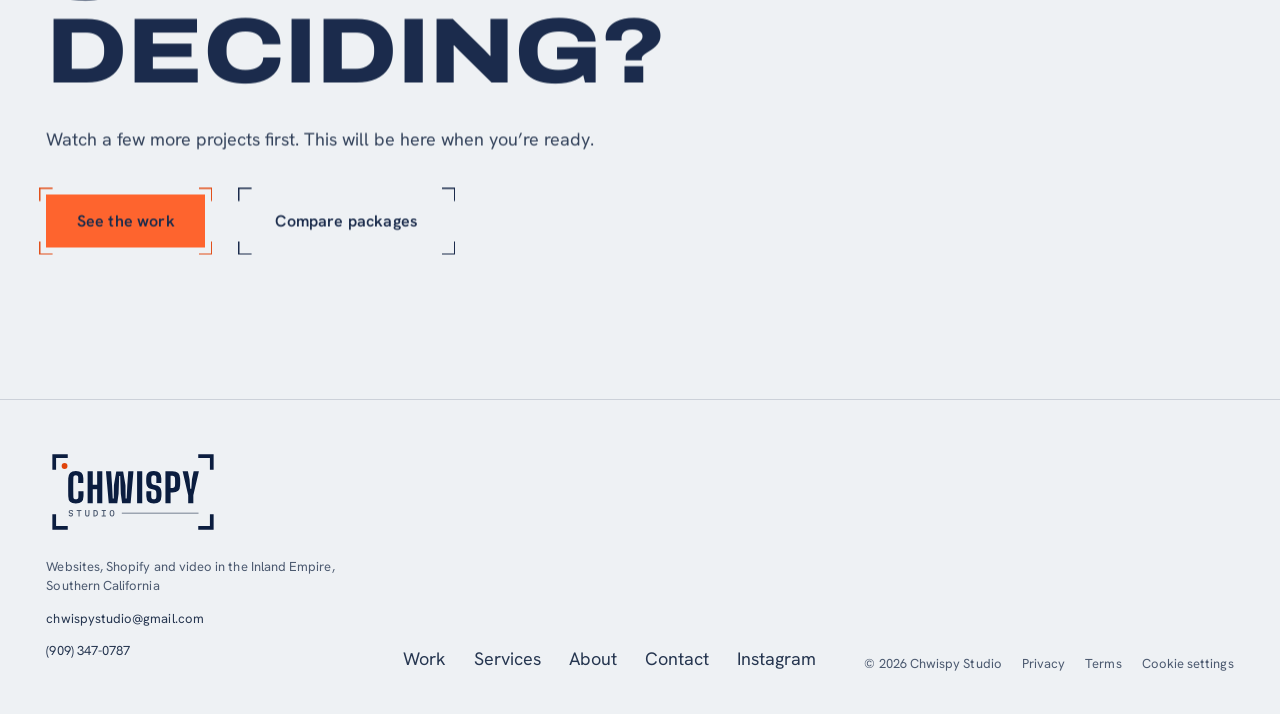
<file: contact.html>
<!doctype html>
<html lang="en">
<head>
  <meta charset="utf-8">
  <meta name="viewport" content="width=device-width, initial-scale=1">
  <title>Start a Project | Chwispy Studio, Inland Empire</title>
  <meta name="description" content="Three quick taps to start a project. Websites, Shopify stores, video and design across Southern California.">
  <meta name="theme-color" content="#0c0c0e">

  <meta property="og:type" content="website">
  <meta property="og:site_name" content="Chwispy Studio">
  <meta property="og:title" content="Start a Project | Chwispy Studio, Inland Empire">
  <meta property="og:description" content="Three quick taps to start a project. Websites, Shopify stores, video and design across Southern California.">
  <link rel="canonical" href="https://chwispystudio.com/contact.html">
  <meta property="og:url" content="https://chwispystudio.com/contact.html">
  <meta property="og:image" content="https://chwispystudio.com/assets/img/og-share.jpg">
  <meta property="og:image:width" content="1200">
  <meta property="og:image:height" content="630">
  <meta property="og:image:alt" content="Chwispy Studio: websites, Shopify stores and video in the Inland Empire, Southern California">
  <meta name="twitter:card" content="summary_large_image">

  <script>/* Pick the colour mode before the page paints: the visitor's saved choice, else their system setting. */
  (function(){var t;try{t=localStorage.getItem("cs-theme")}catch(e){}if(t!=="light"&&t!=="dark"){t=window.matchMedia&&matchMedia("(prefers-color-scheme: light)").matches?"light":"dark"}document.documentElement.setAttribute("data-theme",t)})();</script>
  <script>/* Animations: hide the pieces js/motion.js animates in, unless the visitor asked for reduced motion. If it never loads, show everything. */
  (function(){var d=document.documentElement;if(window.matchMedia&&matchMedia("(prefers-reduced-motion: reduce)").matches)return;d.classList.add("motion");setTimeout(function(){if(!d.classList.contains("motion-on"))d.classList.remove("motion")},2500)})();</script>
  <link rel="icon" href="assets/icons/favicon.ico" sizes="any">
  <link rel="icon" href="assets/icons/favicon.svg" type="image/svg+xml" data-favicon>
  <link rel="apple-touch-icon" href="assets/icons/apple-touch-icon.png">
  <link rel="preconnect" href="https://fonts.googleapis.com">
  <link rel="preconnect" href="https://fonts.gstatic.com" crossorigin>
  <link rel="stylesheet" href="https://fonts.googleapis.com/css2?family=Archivo:wdth,wght@100..125,500..800&family=Hanken+Grotesk:wght@400;500;600&family=Mrs+Saint+Delafield&display=swap">
  <link rel="stylesheet" href="css/style.css?v=20261126g">
  <script src="js/posthog.js?v=20261120b"></script>
  <script src="js/consent.js?v=20261120b" defer></script>
</head>
<body>
  <a class="skip-link" href="#main">Skip to content</a>
  <div class="grain" aria-hidden="true"></div>

  <!-- ===== HEADER (same on every page; update aria-current per page) ===== -->
  <header class="site-header">
    <div class="wrap">
      <a class="wordmark" href="index.html"><img class="logo-dark" src="assets/logo/chwispy-studio-horizontal.svg" alt="Chwispy Studio" width="543" height="122"><img class="logo-light" src="assets/logo/chwispy-studio-horizontal-light.svg" alt="Chwispy Studio" width="543" height="122"></a>
      <nav aria-label="Main">
        <ul class="nav-links">
          <li><a href="work.html">Work</a></li>
          <li><a href="services.html">Services</a></li>
          <li><a href="about.html">About</a></li>
          <li><a href="contact.html" aria-current="page">Contact</a></li>
        </ul>
      </nav>
      <button class="mode-switch mode-switch--header" type="button" role="switch" aria-checked="false" data-theme-toggle title="Switch to light mode"><span class="visually-hidden">Light mode</span><span class="mode-dot" aria-hidden="true"></span></button>
      <a class="header-phone" href="tel:+19093470787">(909) 347-0787</a>
      <a class="btn btn-primary btn-small header-cta" href="contact.html#start">Start a project</a>
      <button class="menu-toggle" type="button" aria-expanded="false" aria-controls="menu" aria-label="Open menu"><span></span></button>
    </div>
  </header>
  <div class="menu-overlay" id="menu">
    <nav aria-label="Mobile">
      <ul>
        <li><a href="work.html">Work</a></li>
        <li><a href="services.html">Services</a></li>
        <li><a href="about.html">About</a></li>
        <li><a href="contact.html" aria-current="page">Contact</a></li>
      </ul>
    </nav>
    <a class="btn btn-primary btn-large" href="contact.html#start">Start a project</a>
    <div class="menu-mode"><span aria-hidden="true">Light mode</span><button class="mode-switch" type="button" role="switch" aria-checked="false" data-theme-toggle title="Switch to light mode"><span class="visually-hidden">Light mode</span><span class="mode-dot" aria-hidden="true"></span></button></div>
    <p class="mono meta"><a href="tel:+19093470787">Call or text (909) 347-0787</a></p>
    <p class="mono meta menu-ig">@chwispystudio on Instagram</p>
  </div>

  <main id="main">
    <section class="page-hero page-hero--contact page-hero--short">
      <div class="wrap">
        <div class="mono-row"><span class="mono">Three quick questions</span><span class="mono">Reply within one business day</span></div>
        <h1>Start a project</h1>
        <p class="lede">Tap your answers, add your name and number, and it comes straight to me. No long form.</p>
      </div>
    </section>

    <!-- ===== START A PROJECT: one question at a time =====
         Step 1 picks the service, step 2 the goal, step 3 asks for name + phone.
         When the visitor taps Send, the answers go through FormSubmit (formsubmit.co, free)
         straight to the inbox in data-mail + data-host (never printed on the page, and split
         so scrapers can't harvest it). Once FormSubmit's confirm email is clicked, put the
         random string it sends into data-form and the address leaves the page code entirely.
         If sending fails, the visitor gets the old "Open it in email" step as a backup. To add a "Send as a text" button, put your number in data-sms,
         digits only with country code, e.g. data-sms="19095551234".
         Services links arrive as contact.html?type=Commercial#start and skip step 1. -->
    <section class="section start-section" id="start" aria-labelledby="start-title">
      <span id="book" aria-hidden="true"></span><span id="inquire" aria-hidden="true"></span>
      <div class="wrap">
        <div class="starter" data-starter data-mail="chwispystudio" data-host="gmail.com" data-form="" data-sms="19093470787">
          <div class="starter-top">
            <p class="mono" data-step-count aria-live="polite">Question 1 of 3</p>
            <button class="starter-back" type="button" data-back hidden>&larr; Back</button>
          </div>
          <div class="starter-bar" aria-hidden="true"><span data-bar></span></div>

          <form class="starter-form" novalidate>
            <!-- STEP 1 -->
            <fieldset class="step" data-step="1">
              <legend><h2 id="start-title" tabindex="-1">What do you need help with?</h2></legend>
              <div class="choices">
                <button class="choice" type="button" data-pick="service" data-value="Website"><span class="choice-name">Website</span><span class="choice-sub">A new site or a redo, from $750</span></button>
                <button class="choice" type="button" data-pick="service" data-value="Shopify store"><span class="choice-name">Shopify store</span><span class="choice-sub">Setup, product pages, your theme</span></button>
                <button class="choice" type="button" data-pick="service" data-value="Video"><span class="choice-name">Video</span><span class="choice-sub">Social, commercials, brand films, events</span></button>
                <button class="choice" type="button" data-pick="service" data-value="Logo or flyer"><span class="choice-name">Logo or flyer</span><span class="choice-sub">Design that matches your content</span></button>
              </div>
            </fieldset>

            <!-- STEP 2: the goal options change with the service picked -->
            <fieldset class="step" data-step="2" hidden>
              <legend><h2 tabindex="-1">What&rsquo;s the goal?</h2></legend>
              <div class="choices choices--goals" data-goals></div>
              <label class="field field--note" for="start-note">
                <span class="mono">Anything else? Optional</span>
                <input class="ph-no-capture" id="start-note" name="note" type="text" maxlength="200" autocomplete="off" placeholder="Dates, links, budget, anything that helps">
              </label>
              <button class="btn btn-ghost step-next" type="button" data-next hidden>Next</button>
            </fieldset>

            <!-- STEP 3 -->
            <fieldset class="step" data-step="3" hidden>
              <legend><h2 tabindex="-1">Where can I reach you?</h2></legend>
              <div class="fields">
                <label class="field" for="start-name">
                  <span class="mono">Your name</span>
                  <input class="ph-no-capture" id="start-name" name="name" type="text" autocomplete="name" required>
                </label>
                <label class="field" for="start-phone">
                  <span class="mono">Phone number</span>
                  <input class="ph-no-capture" id="start-phone" name="phone" type="tel" autocomplete="tel" inputmode="tel" required>
                </label>
              </div>
              <!-- Spam trap: hidden from people and screen readers. Bots that fill it are quietly dropped. -->
              <div class="visually-hidden" aria-hidden="true">
                <label for="start-company">Company website</label>
                <input id="start-company" name="_honey" type="text" tabindex="-1" autocomplete="off">
              </div>
              <p class="field-error" data-error role="alert" hidden>Add your name and a phone number so I can get back to you.</p>
              <button class="btn btn-primary btn-large" type="submit" data-submit>Send it to Chwispy</button>
            </fieldset>
          </form>

          <!-- SENT: the inquiry reached the inbox -->
          <div class="step step--done ph-no-capture" data-step="4" hidden>
            <h2 tabindex="-1" data-sent-title>Got it, thanks</h2>
            <p class="done-copy">Your request is in my inbox. I&rsquo;ll call or text you within one business day.</p>
            <pre class="done-message" data-message></pre>
            <p class="mono done-alt">Want to send photos or links? DM them to <a href="https://www.instagram.com/chwispystudio/" rel="me noopener" target="_blank">@chwispystudio</a>.</p>
          </div>

          <!-- BACKUP: only if sending didn't go through, the old email-app route -->
          <div class="step step--done ph-no-capture" data-step="5" hidden>
            <h2 tabindex="-1">Almost there</h2>
            <p class="done-copy">It didn&rsquo;t send on my end. Tap <strong>Open it in email</strong> and hit send, and I&rsquo;ll reply within one business day.</p>
            <pre class="done-message" data-message></pre>
            <div class="hero-actions">
              <a class="btn btn-primary" data-send-email href="#">Open it in email</a>
              <a class="btn btn-ghost" data-send-sms href="#" hidden>Send as a text</a>
              <button class="btn btn-ghost" type="button" data-copy>Copy message</button>
            </div>
            <p class="mono done-alt">No email app? Copy the message and DM it to <a href="https://www.instagram.com/chwispystudio/" rel="me noopener" target="_blank">@chwispystudio</a>.</p>
          </div>
        </div>

        <aside class="start-aside mono" aria-label="Other ways to reach me">
          <p>Based in the Inland Empire. Video shoots across Southern California; websites and Shopify for anywhere.</p>
          <p>Rather talk? Call or text <a href="tel:+19093470787">(909) 347-0787</a></p>
          <p>Rather email? <a href="contact.html#start" data-email="chwispystudio" data-email-host="gmail.com">Email me</a></p>
          <p><a href="https://www.instagram.com/chwispystudio/" rel="me noopener" target="_blank">@chwispystudio on Instagram</a></p>
        </aside>
      </div>
    </section>

    <!-- ===== CLOSING CTA: every page ends with a next step ===== -->
    <section class="closer" aria-labelledby="closer-title">
      <div class="wrap" data-reveal>
        <h2 id="closer-title">Still deciding?</h2>
        <p>Watch a few more projects first. This will be here when you&rsquo;re ready.</p>
        <div class="hero-actions">
          <a class="btn btn-primary btn-large" href="work.html">See the work</a>
          <a class="btn btn-ghost btn-large" href="services.html">Compare packages</a>
        </div>
      </div>
    </section>
  </main>

  <!-- ===== FOOTER (same on every page) ===== -->
  <footer class="site-footer">
    <div class="wrap">
      <div>
        <a class="wordmark wordmark-footer" href="index.html"><img class="logo-dark" src="assets/logo/chwispy-studio-stacked.svg" alt="Chwispy Studio" width="656" height="332" loading="lazy"><img class="logo-light" src="assets/logo/chwispy-studio-stacked-light.svg" alt="Chwispy Studio" width="656" height="332" loading="lazy"></a>
        <p class="mono" style="margin-top:.75rem">Websites, Shopify and video in the Inland Empire, Southern California</p>
        <p class="mono footer-email"><a href="contact.html#start" data-email="chwispystudio" data-email-host="gmail.com">Email me</a></p>
        <p class="mono footer-phone"><a href="tel:+19093470787">(909) 347-0787</a></p>
      </div>
      <nav aria-label="Footer">
        <ul>
          <li><a href="work.html">Work</a></li>
          <li><a href="services.html">Services</a></li>
          <li><a href="about.html">About</a></li>
          <li><a href="contact.html">Contact</a></li>
          <li><a href="https://www.instagram.com/chwispystudio/" rel="me noopener" target="_blank">Instagram</a></li>
        </ul>
      </nav>
      <p class="mono footer-legal"><span>&copy; <span data-year>2026</span> Chwispy Studio</span><a href="privacy.html">Privacy</a><a href="terms.html">Terms</a><button type="button" data-cookie-settings>Cookie settings</button></p>
    </div>
  </footer>

  <script src="js/vendor/anime.umd.min.js?v=4.5.0" defer></script>
  <script src="js/motion.js?v=20261126a" defer></script>
  <script src="js/bold.js?v=20261126a" defer></script>
  <script src="js/main.js" defer></script>
  <script src="js/start.js?v=20261123a" defer></script>
</body>
</html>
</file>
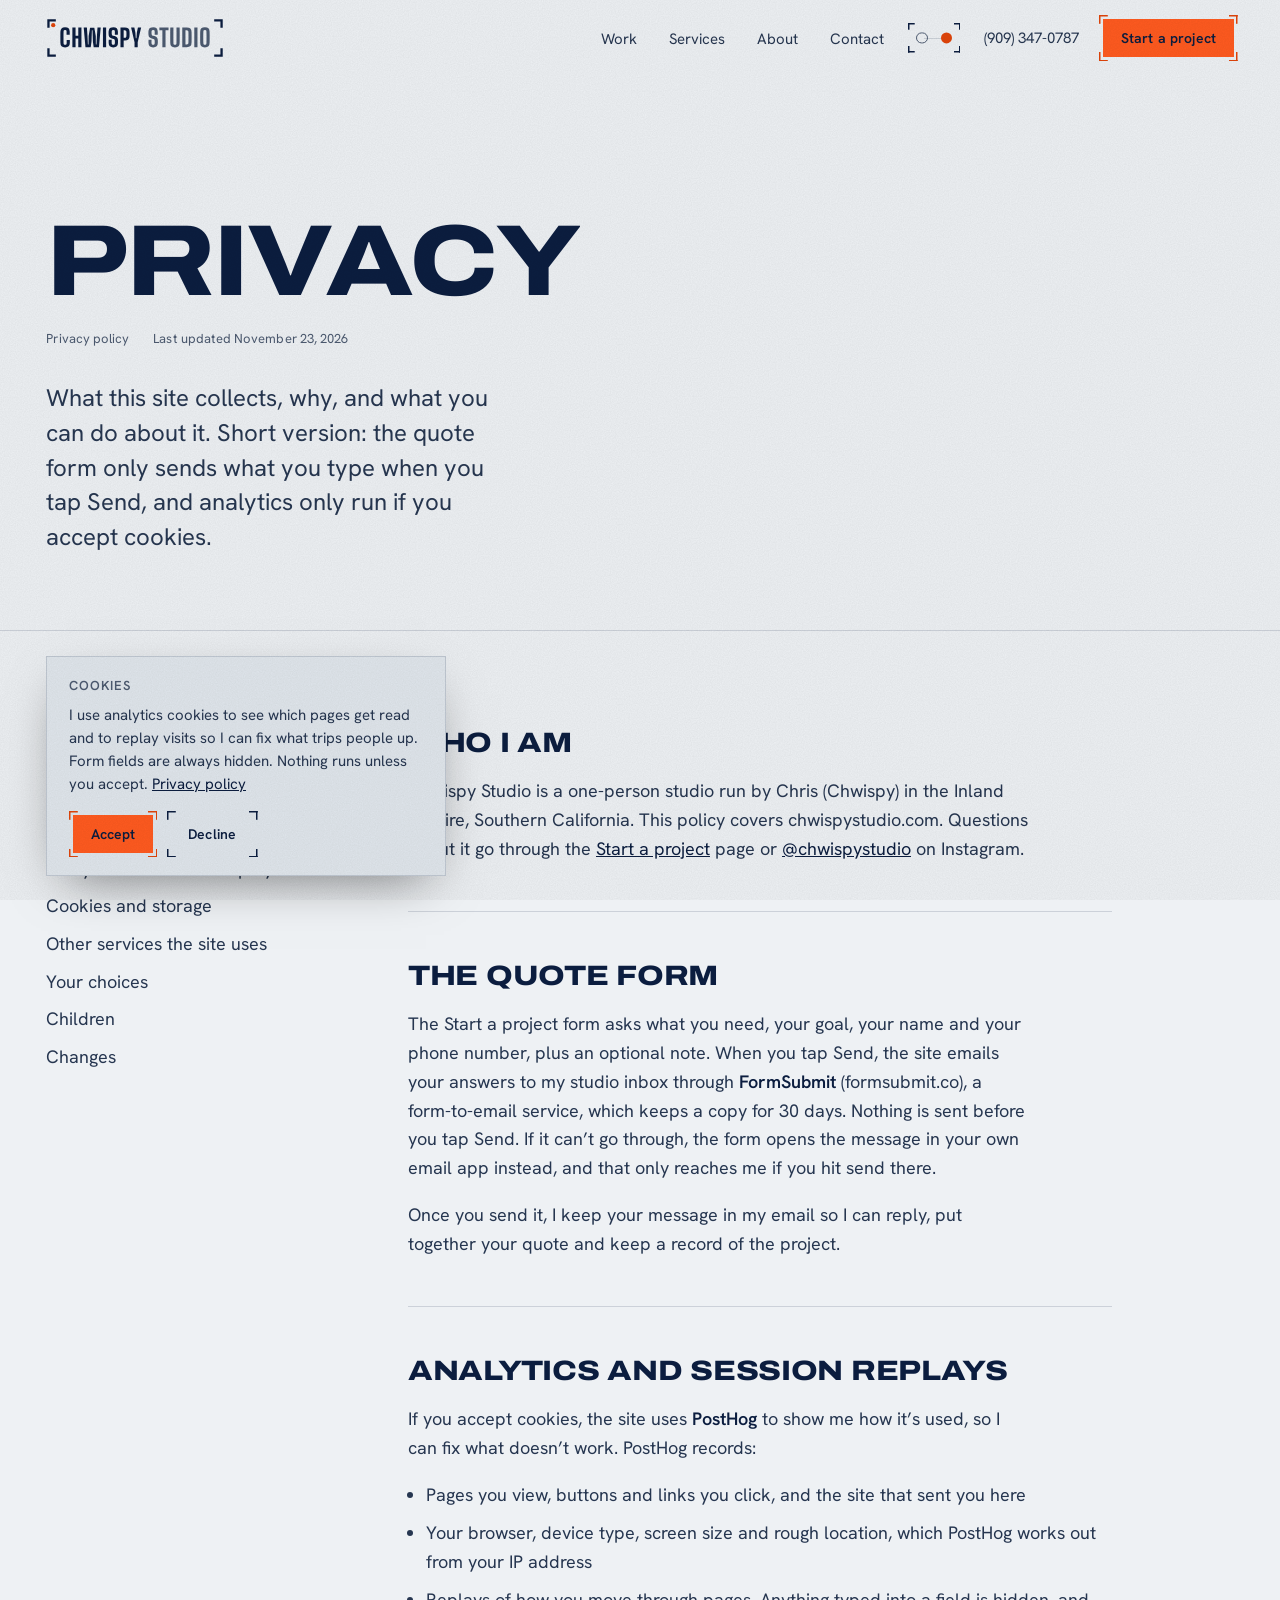
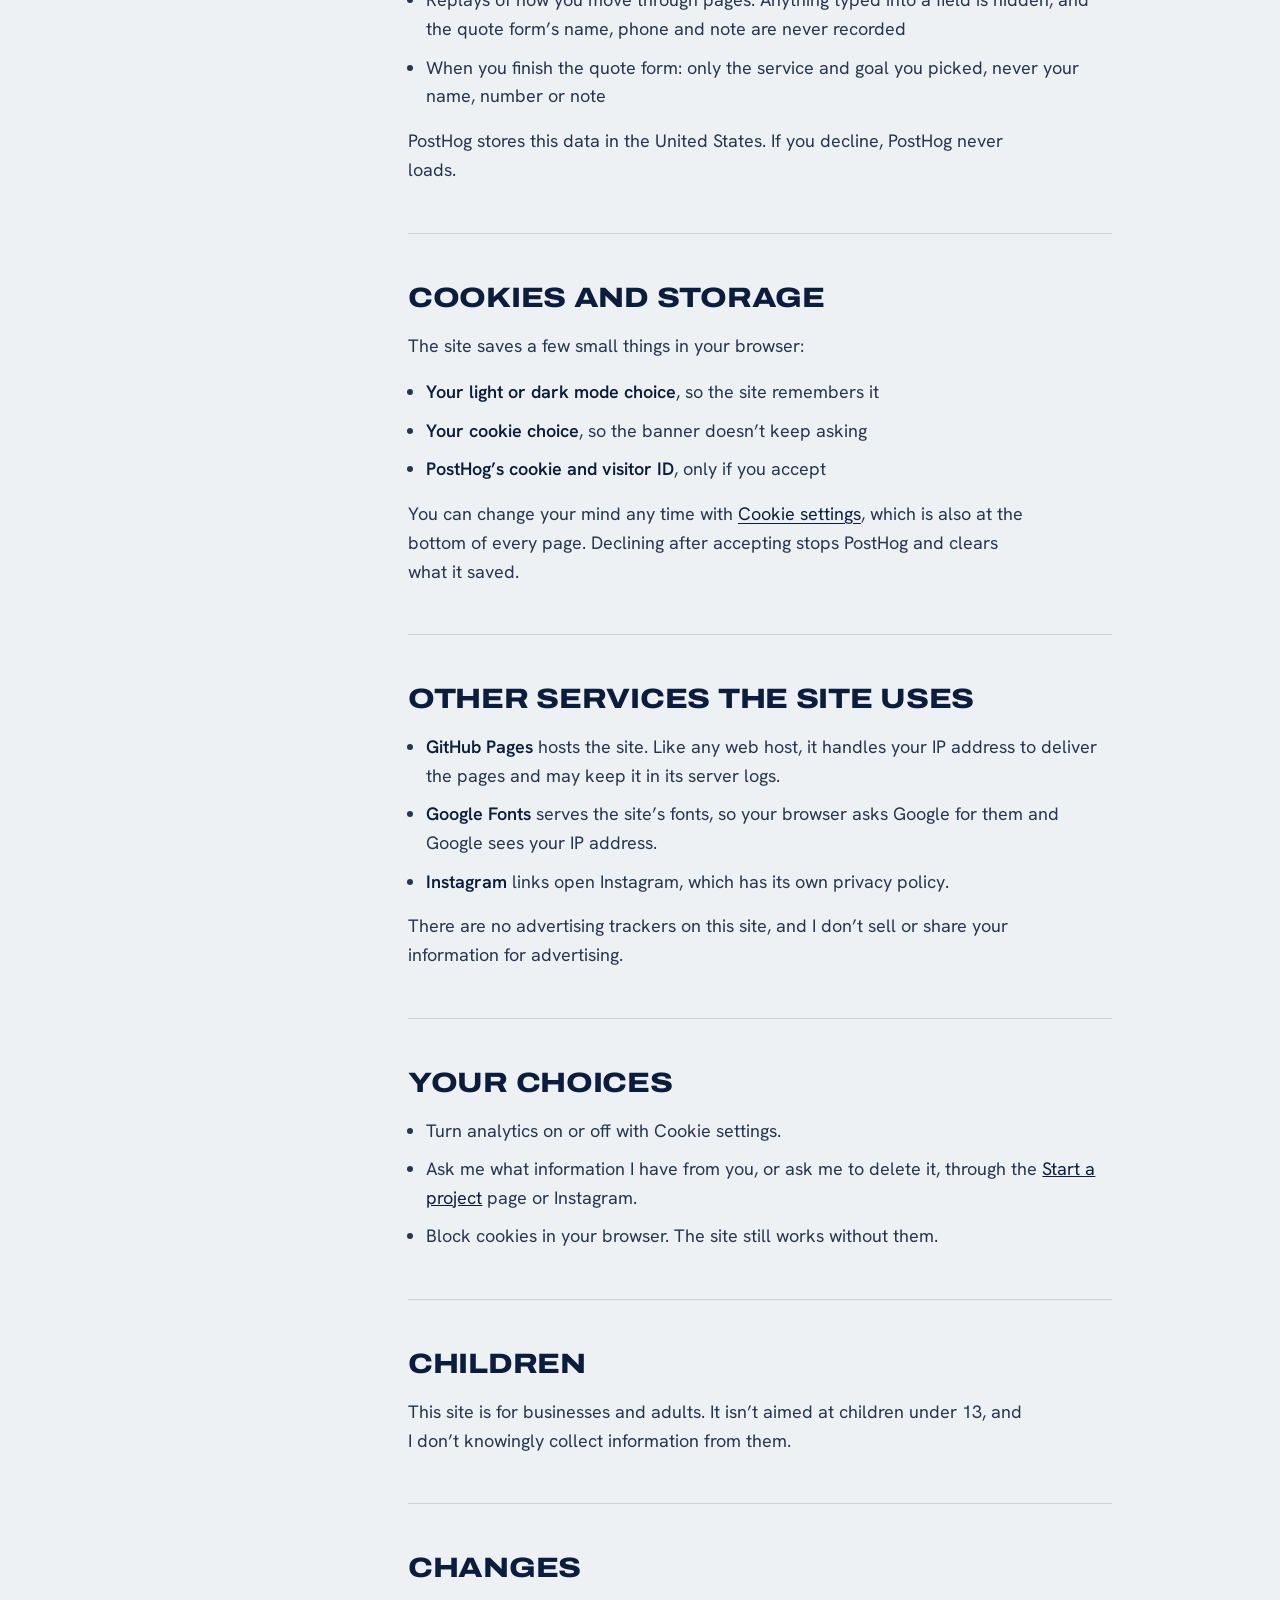
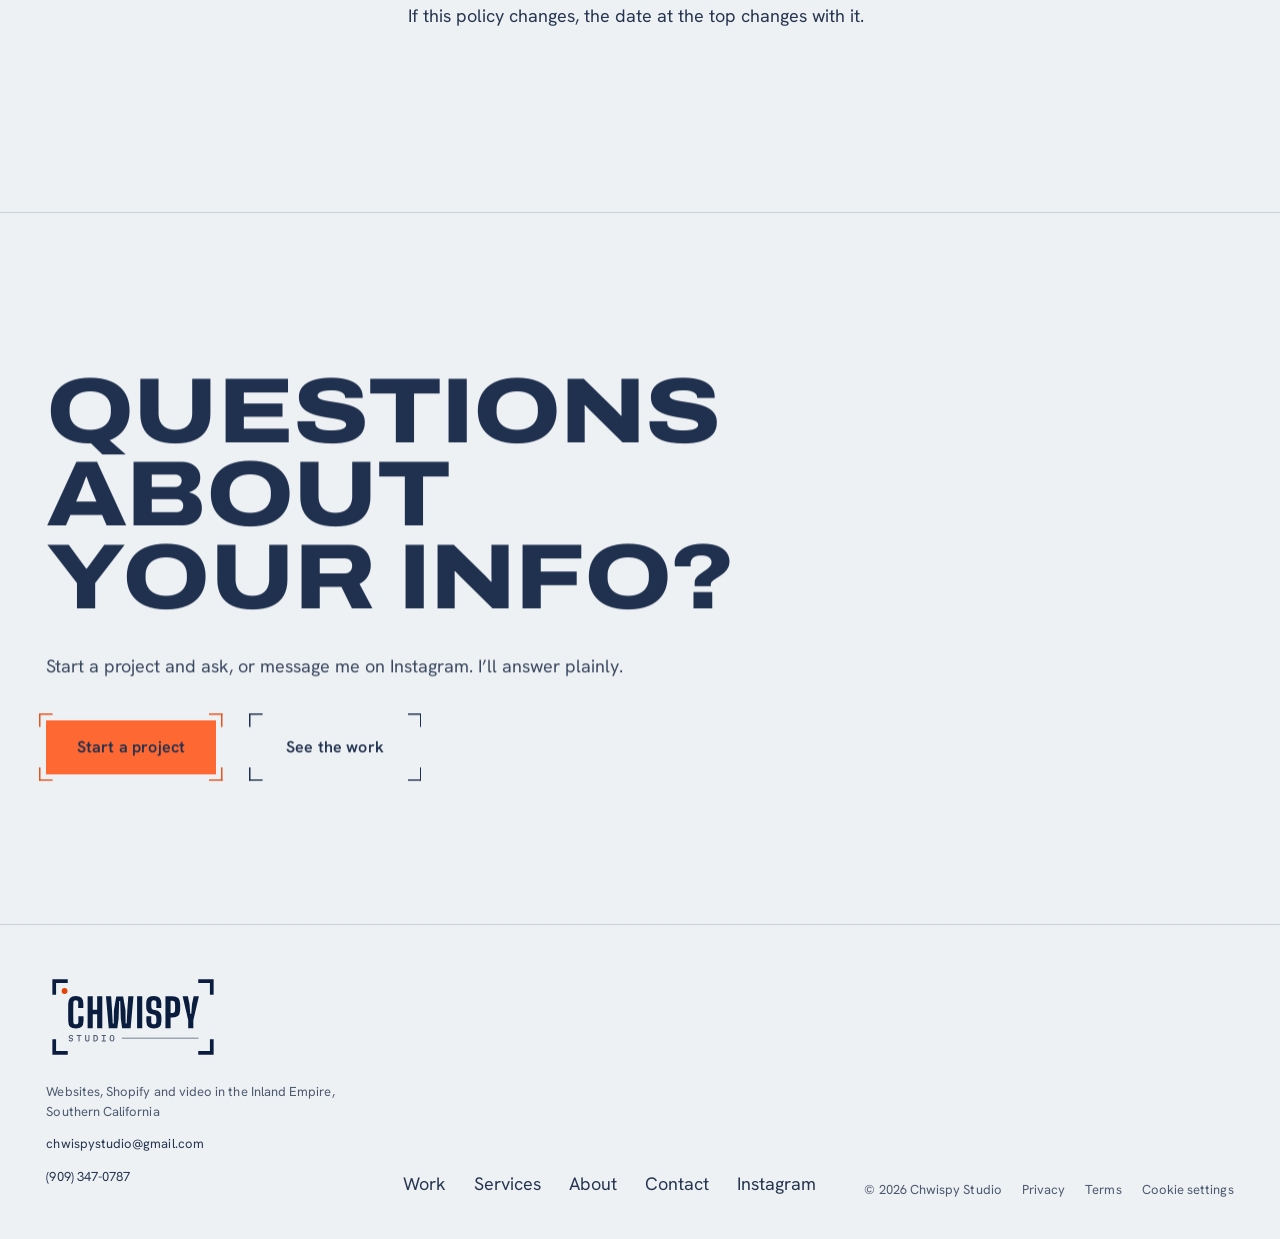
<file: privacy.html>
<!doctype html>
<html lang="en">
<head>
  <meta charset="utf-8">
  <meta name="viewport" content="width=device-width, initial-scale=1">
  <title>Privacy Policy | Chwispy Studio</title>
  <meta name="description" content="What Chwispy Studio collects on chwispystudio.com, why, and the choices you have: the quote form, PostHog analytics and cookies.">
  <meta name="theme-color" content="#0c0c0e">

  <meta property="og:type" content="website">
  <meta property="og:site_name" content="Chwispy Studio">
  <meta property="og:title" content="Privacy Policy | Chwispy Studio">
  <meta property="og:description" content="What Chwispy Studio collects on chwispystudio.com, why, and the choices you have: the quote form, PostHog analytics and cookies.">
  <link rel="canonical" href="https://chwispystudio.com/privacy.html">
  <meta property="og:url" content="https://chwispystudio.com/privacy.html">
  <meta property="og:image" content="https://chwispystudio.com/assets/img/og-share.jpg">
  <meta property="og:image:width" content="1200">
  <meta property="og:image:height" content="630">
  <meta property="og:image:alt" content="Chwispy Studio: websites, Shopify stores and video in the Inland Empire, Southern California">
  <meta name="twitter:card" content="summary_large_image">

  <script>/* Pick the colour mode before the page paints: the visitor's saved choice, else their system setting. */
  (function(){var t;try{t=localStorage.getItem("cs-theme")}catch(e){}if(t!=="light"&&t!=="dark"){t=window.matchMedia&&matchMedia("(prefers-color-scheme: light)").matches?"light":"dark"}document.documentElement.setAttribute("data-theme",t)})();</script>
  <script>/* Animations: hide the pieces js/motion.js animates in, unless the visitor asked for reduced motion. If it never loads, show everything. */
  (function(){var d=document.documentElement;if(window.matchMedia&&matchMedia("(prefers-reduced-motion: reduce)").matches)return;d.classList.add("motion");setTimeout(function(){if(!d.classList.contains("motion-on"))d.classList.remove("motion")},2500)})();</script>
  <link rel="icon" href="assets/icons/favicon.ico" sizes="any">
  <link rel="icon" href="assets/icons/favicon.svg" type="image/svg+xml" data-favicon>
  <link rel="apple-touch-icon" href="assets/icons/apple-touch-icon.png">
  <link rel="preconnect" href="https://fonts.googleapis.com">
  <link rel="preconnect" href="https://fonts.gstatic.com" crossorigin>
  <link rel="stylesheet" href="https://fonts.googleapis.com/css2?family=Archivo:wdth,wght@100..125,500..800&family=Hanken+Grotesk:wght@400;500;600&family=Mrs+Saint+Delafield&display=swap">
  <link rel="stylesheet" href="css/style.css?v=20261126g">
  <script src="js/posthog.js?v=20261120b"></script>
  <script src="js/consent.js?v=20261120b" defer></script>
</head>
<body>
  <a class="skip-link" href="#main">Skip to content</a>
  <div class="grain" aria-hidden="true"></div>

  <!-- ===== HEADER (same on every page; update aria-current per page) ===== -->
  <header class="site-header">
    <div class="wrap">
      <a class="wordmark" href="index.html"><img class="logo-dark" src="assets/logo/chwispy-studio-horizontal.svg" alt="Chwispy Studio" width="543" height="122"><img class="logo-light" src="assets/logo/chwispy-studio-horizontal-light.svg" alt="Chwispy Studio" width="543" height="122"></a>
      <nav aria-label="Main">
        <ul class="nav-links">
          <li><a href="work.html">Work</a></li>
          <li><a href="services.html">Services</a></li>
          <li><a href="about.html">About</a></li>
          <li><a href="contact.html">Contact</a></li>
        </ul>
      </nav>
      <button class="mode-switch mode-switch--header" type="button" role="switch" aria-checked="false" data-theme-toggle title="Switch to light mode"><span class="visually-hidden">Light mode</span><span class="mode-dot" aria-hidden="true"></span></button>
      <a class="header-phone" href="tel:+19093470787">(909) 347-0787</a>
      <a class="btn btn-primary btn-small header-cta" href="contact.html#start">Start a project</a>
      <button class="menu-toggle" type="button" aria-expanded="false" aria-controls="menu" aria-label="Open menu"><span></span></button>
    </div>
  </header>
  <div class="menu-overlay" id="menu">
    <nav aria-label="Mobile">
      <ul>
        <li><a href="work.html">Work</a></li>
        <li><a href="services.html">Services</a></li>
        <li><a href="about.html">About</a></li>
        <li><a href="contact.html">Contact</a></li>
      </ul>
    </nav>
    <a class="btn btn-primary btn-large" href="contact.html#start">Start a project</a>
    <div class="menu-mode"><span aria-hidden="true">Light mode</span><button class="mode-switch" type="button" role="switch" aria-checked="false" data-theme-toggle title="Switch to light mode"><span class="visually-hidden">Light mode</span><span class="mode-dot" aria-hidden="true"></span></button></div>
    <p class="mono meta"><a href="tel:+19093470787">Call or text (909) 347-0787</a></p>
    <p class="mono meta menu-ig">@chwispystudio on Instagram</p>
  </div>

  <main id="main">
    <section class="page-hero page-hero--legal page-hero--short">
      <div class="wrap">
        <div class="mono-row"><span class="mono">Privacy policy</span><span class="mono">Last updated November 23, 2026</span></div>
        <h1>Privacy</h1>
        <p class="lede">What this site collects, why, and what you can do about it. Short version: the quote form only sends what you type when you tap Send, and analytics only run if you accept cookies.</p>
      </div>
    </section>

    <section class="legal-section">
      <div class="wrap legal">
        <nav class="legal-index" aria-label="On this page">
          <p class="mono">On this page</p>
          <ol>
            <li><a href="#who">Who I am</a></li>
            <li><a href="#quote-form">The quote form</a></li>
            <li><a href="#analytics">Analytics and session replays</a></li>
            <li><a href="#cookies">Cookies and storage</a></li>
            <li><a href="#others">Other services the site uses</a></li>
            <li><a href="#choices">Your choices</a></li>
            <li><a href="#kids">Children</a></li>
            <li><a href="#changes">Changes</a></li>
          </ol>
        </nav>
        <div class="legal-body">
          <section aria-labelledby="who">
            <h2 id="who">Who I am</h2>
            <p>Chwispy Studio is a one-person studio run by Chris (Chwispy) in the Inland Empire, Southern California. This policy covers chwispystudio.com. Questions about it go through the <a href="contact.html#start">Start a project</a> page or <a href="https://www.instagram.com/chwispystudio/" rel="noopener" target="_blank">@chwispystudio</a> on Instagram.</p>
          </section>

          <section aria-labelledby="quote-form">
            <h2 id="quote-form">The quote form</h2>
            <p>The Start a project form asks what you need, your goal, your name and your phone number, plus an optional note. When you tap Send, the site emails your answers to my studio inbox through <strong>FormSubmit</strong> (formsubmit.co), a form-to-email service, which keeps a copy for 30 days. Nothing is sent before you tap Send. If it can&rsquo;t go through, the form opens the message in your own email app instead, and that only reaches me if you hit send there.</p>
            <p>Once you send it, I keep your message in my email so I can reply, put together your quote and keep a record of the project.</p>
          </section>

          <section aria-labelledby="analytics">
            <h2 id="analytics">Analytics and session replays</h2>
            <p>If you accept cookies, the site uses <strong>PostHog</strong> to show me how it&rsquo;s used, so I can fix what doesn&rsquo;t work. PostHog records:</p>
            <ul>
              <li>Pages you view, buttons and links you click, and the site that sent you here</li>
              <li>Your browser, device type, screen size and rough location, which PostHog works out from your IP address</li>
              <li>Replays of how you move through pages. Anything typed into a field is hidden, and the quote form&rsquo;s name, phone and note are never recorded</li>
              <li>When you finish the quote form: only the service and goal you picked, never your name, number or note</li>
            </ul>
            <p>PostHog stores this data in the United States. If you decline, PostHog never loads.</p>
          </section>

          <section aria-labelledby="cookies">
            <h2 id="cookies">Cookies and storage</h2>
            <p>The site saves a few small things in your browser:</p>
            <ul>
              <li><strong>Your light or dark mode choice</strong>, so the site remembers it</li>
              <li><strong>Your cookie choice</strong>, so the banner doesn&rsquo;t keep asking</li>
              <li><strong>PostHog&rsquo;s cookie and visitor ID</strong>, only if you accept</li>
            </ul>
            <p>You can change your mind any time with <button type="button" class="link-button" data-cookie-settings>Cookie settings</button>, which is also at the bottom of every page. Declining after accepting stops PostHog and clears what it saved.</p>
          </section>

          <section aria-labelledby="others">
            <h2 id="others">Other services the site uses</h2>
            <ul>
              <li><strong>GitHub Pages</strong> hosts the site. Like any web host, it handles your IP address to deliver the pages and may keep it in its server logs.</li>
              <li><strong>Google Fonts</strong> serves the site&rsquo;s fonts, so your browser asks Google for them and Google sees your IP address.</li>
              <li><strong>Instagram</strong> links open Instagram, which has its own privacy policy.</li>
            </ul>
            <p>There are no advertising trackers on this site, and I don&rsquo;t sell or share your information for advertising.</p>
          </section>

          <section aria-labelledby="choices">
            <h2 id="choices">Your choices</h2>
            <ul>
              <li>Turn analytics on or off with Cookie settings.</li>
              <li>Ask me what information I have from you, or ask me to delete it, through the <a href="contact.html#start">Start a project</a> page or Instagram.</li>
              <li>Block cookies in your browser. The site still works without them.</li>
            </ul>
          </section>

          <section aria-labelledby="kids">
            <h2 id="kids">Children</h2>
            <p>This site is for businesses and adults. It isn&rsquo;t aimed at children under 13, and I don&rsquo;t knowingly collect information from them.</p>
          </section>

          <section aria-labelledby="changes">
            <h2 id="changes">Changes</h2>
            <p>If this policy changes, the date at the top changes with it.</p>
          </section>
        </div>
      </div>
    </section>

    <!-- ===== CLOSING CTA: every page ends with a next step ===== -->
    <section class="closer" aria-labelledby="closer-title">
      <div class="wrap" data-reveal>
        <h2 id="closer-title">Questions about your info?</h2>
        <p>Start a project and ask, or message me on Instagram. I&rsquo;ll answer plainly.</p>
        <div class="hero-actions">
          <a class="btn btn-primary btn-large" href="contact.html#start">Start a project</a>
          <a class="btn btn-ghost btn-large" href="work.html">See the work</a>
        </div>
      </div>
    </section>
  </main>

  <!-- ===== FOOTER (same on every page) ===== -->
  <footer class="site-footer">
    <div class="wrap">
      <div>
        <a class="wordmark wordmark-footer" href="index.html"><img class="logo-dark" src="assets/logo/chwispy-studio-stacked.svg" alt="Chwispy Studio" width="656" height="332" loading="lazy"><img class="logo-light" src="assets/logo/chwispy-studio-stacked-light.svg" alt="Chwispy Studio" width="656" height="332" loading="lazy"></a>
        <p class="mono" style="margin-top:.75rem">Websites, Shopify and video in the Inland Empire, Southern California</p>
        <p class="mono footer-email"><a href="contact.html#start" data-email="chwispystudio" data-email-host="gmail.com">Email me</a></p>
        <p class="mono footer-phone"><a href="tel:+19093470787">(909) 347-0787</a></p>
      </div>
      <nav aria-label="Footer">
        <ul>
          <li><a href="work.html">Work</a></li>
          <li><a href="services.html">Services</a></li>
          <li><a href="about.html">About</a></li>
          <li><a href="contact.html">Contact</a></li>
          <li><a href="https://www.instagram.com/chwispystudio/" rel="me noopener" target="_blank">Instagram</a></li>
        </ul>
      </nav>
      <p class="mono footer-legal"><span>&copy; <span data-year>2026</span> Chwispy Studio</span><a href="privacy.html">Privacy</a><a href="terms.html">Terms</a><button type="button" data-cookie-settings>Cookie settings</button></p>
    </div>
  </footer>

  <script src="js/vendor/anime.umd.min.js?v=4.5.0" defer></script>
  <script src="js/motion.js?v=20261126a" defer></script>
  <script src="js/bold.js?v=20261126a" defer></script>
  <script src="js/main.js" defer></script>
</body>
</html>
</file>
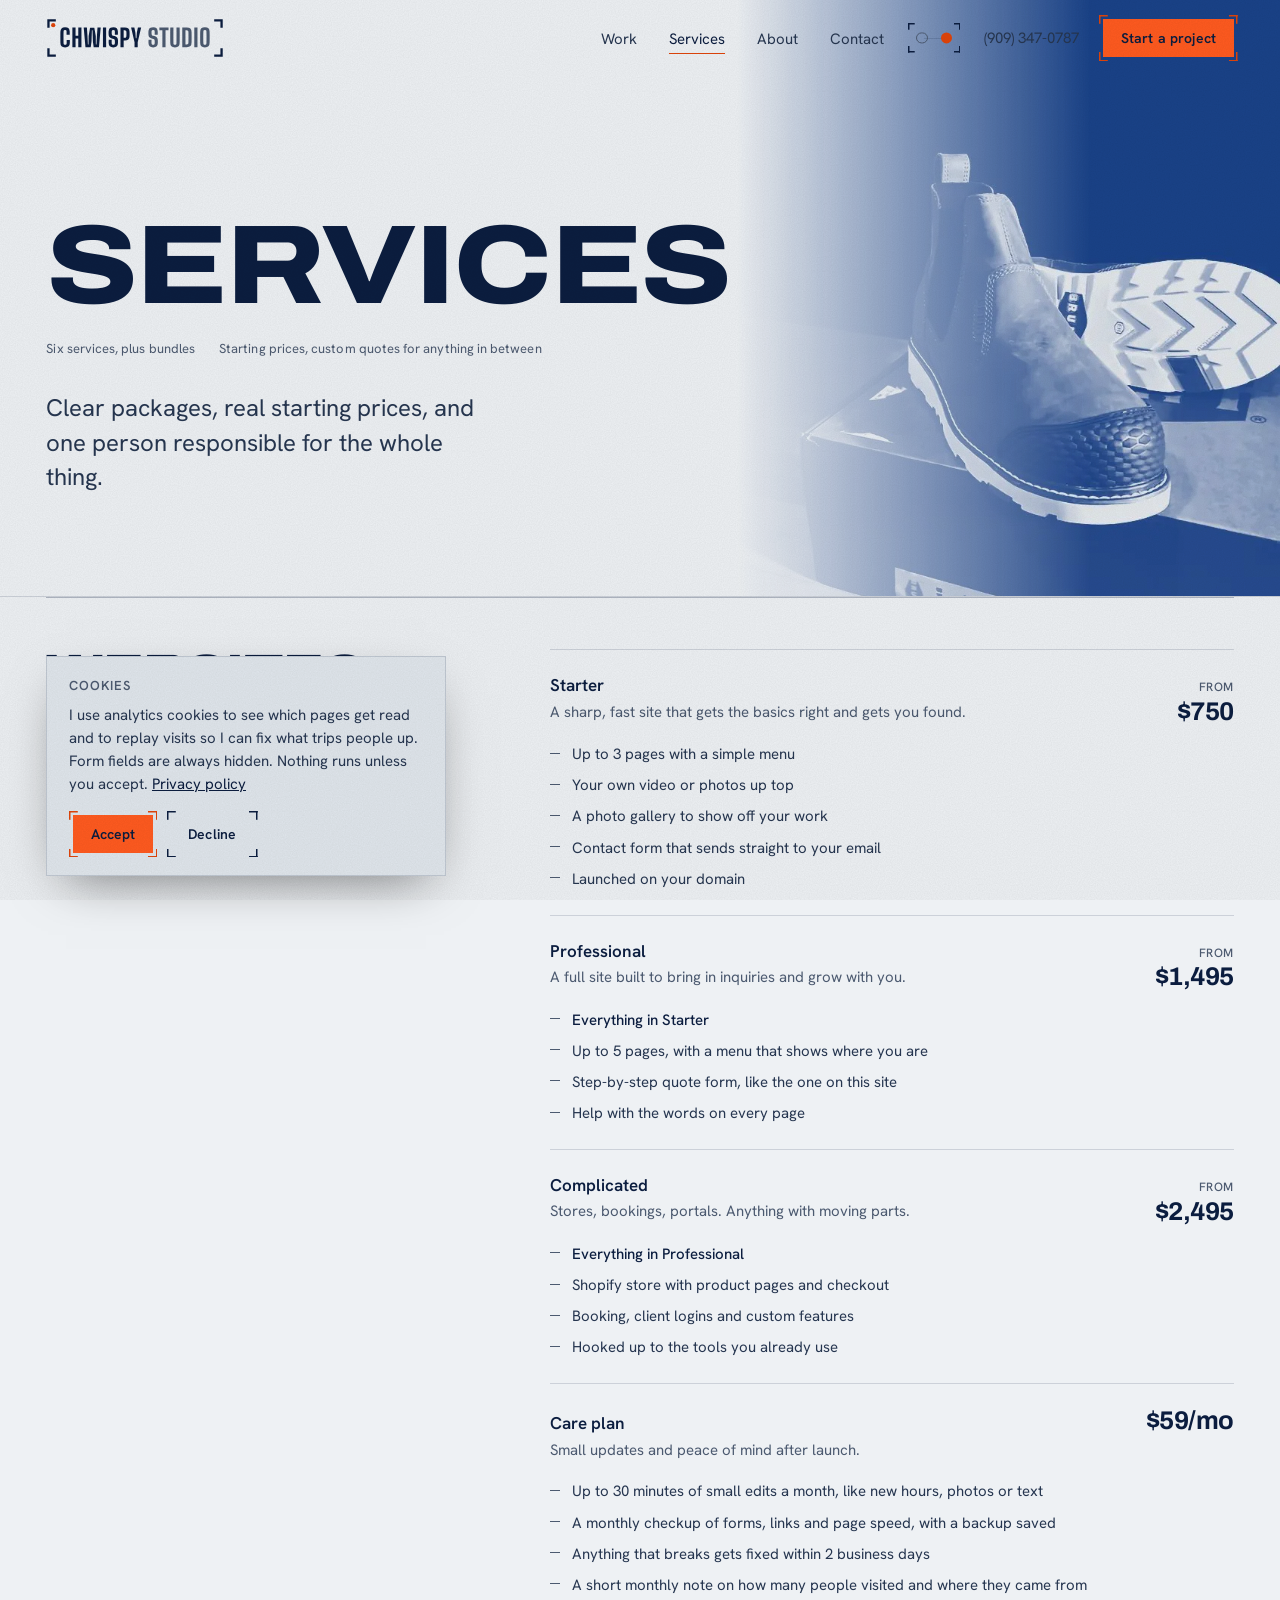
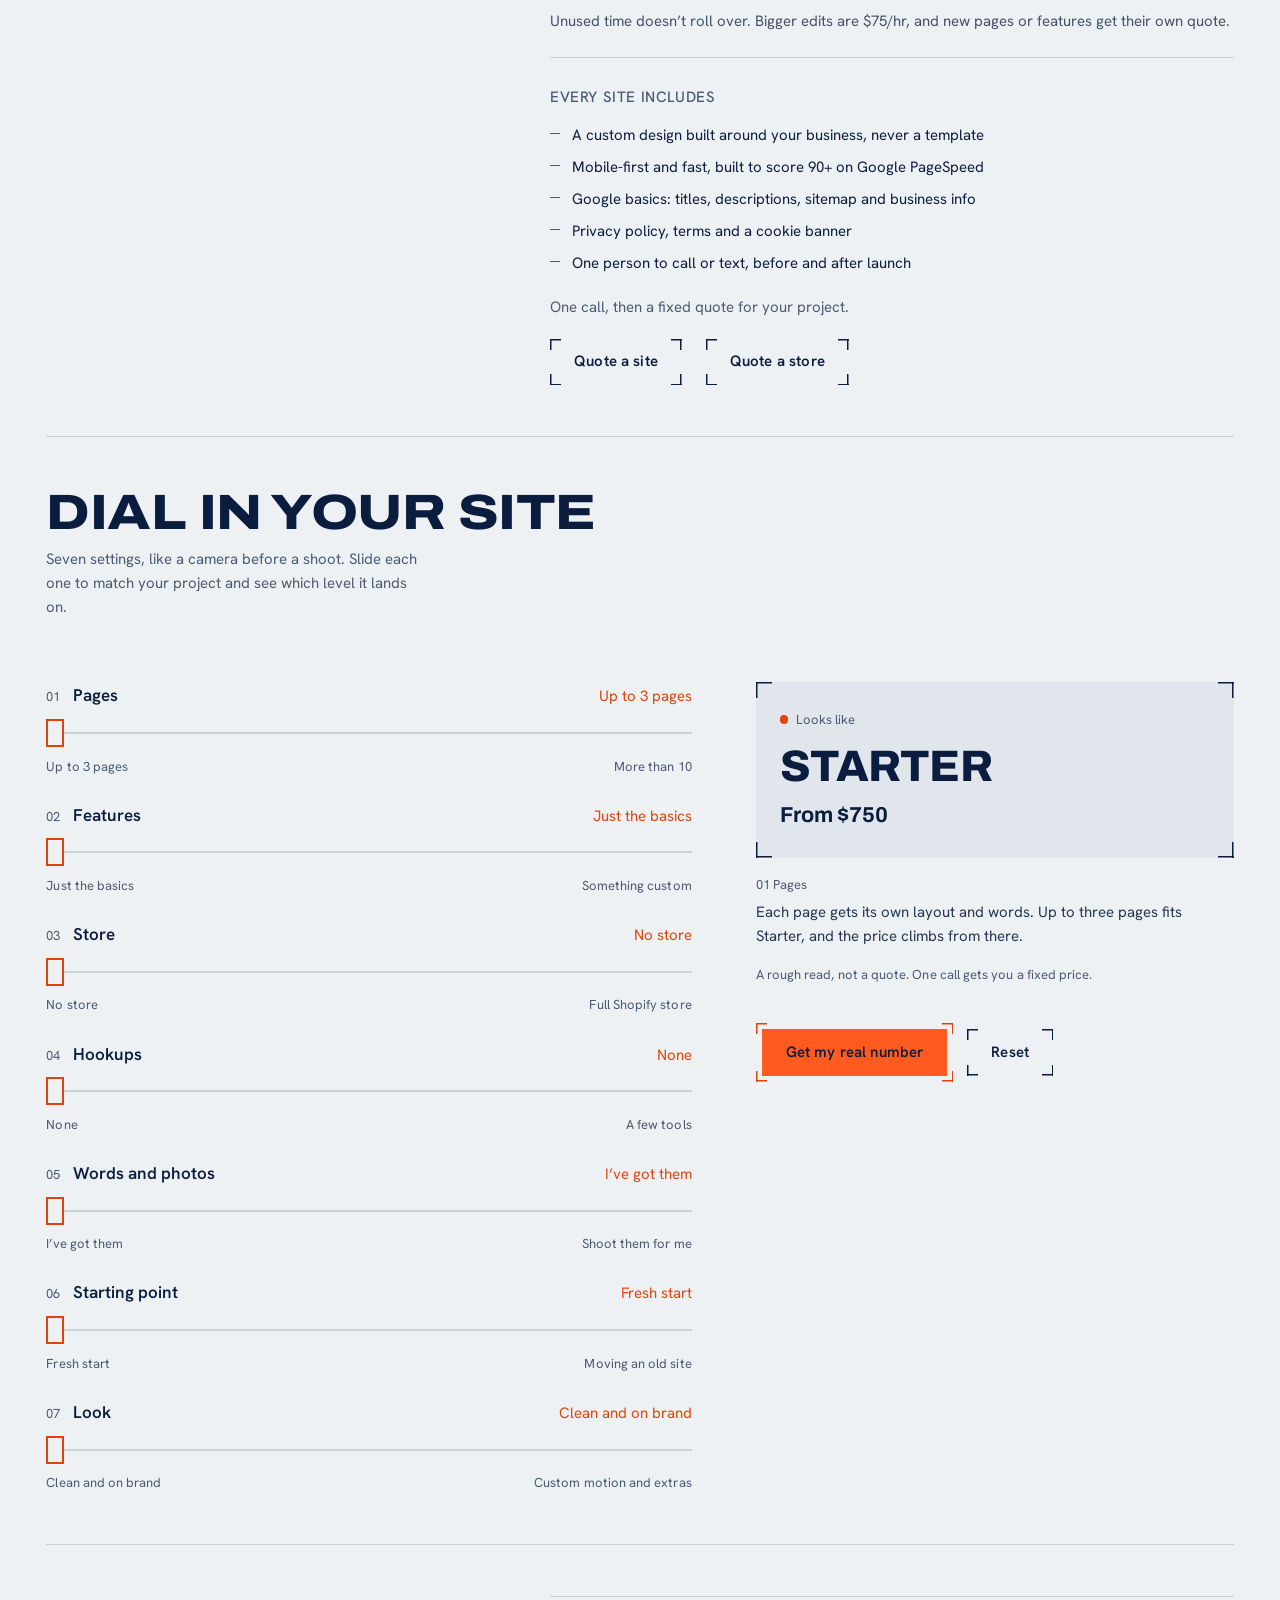
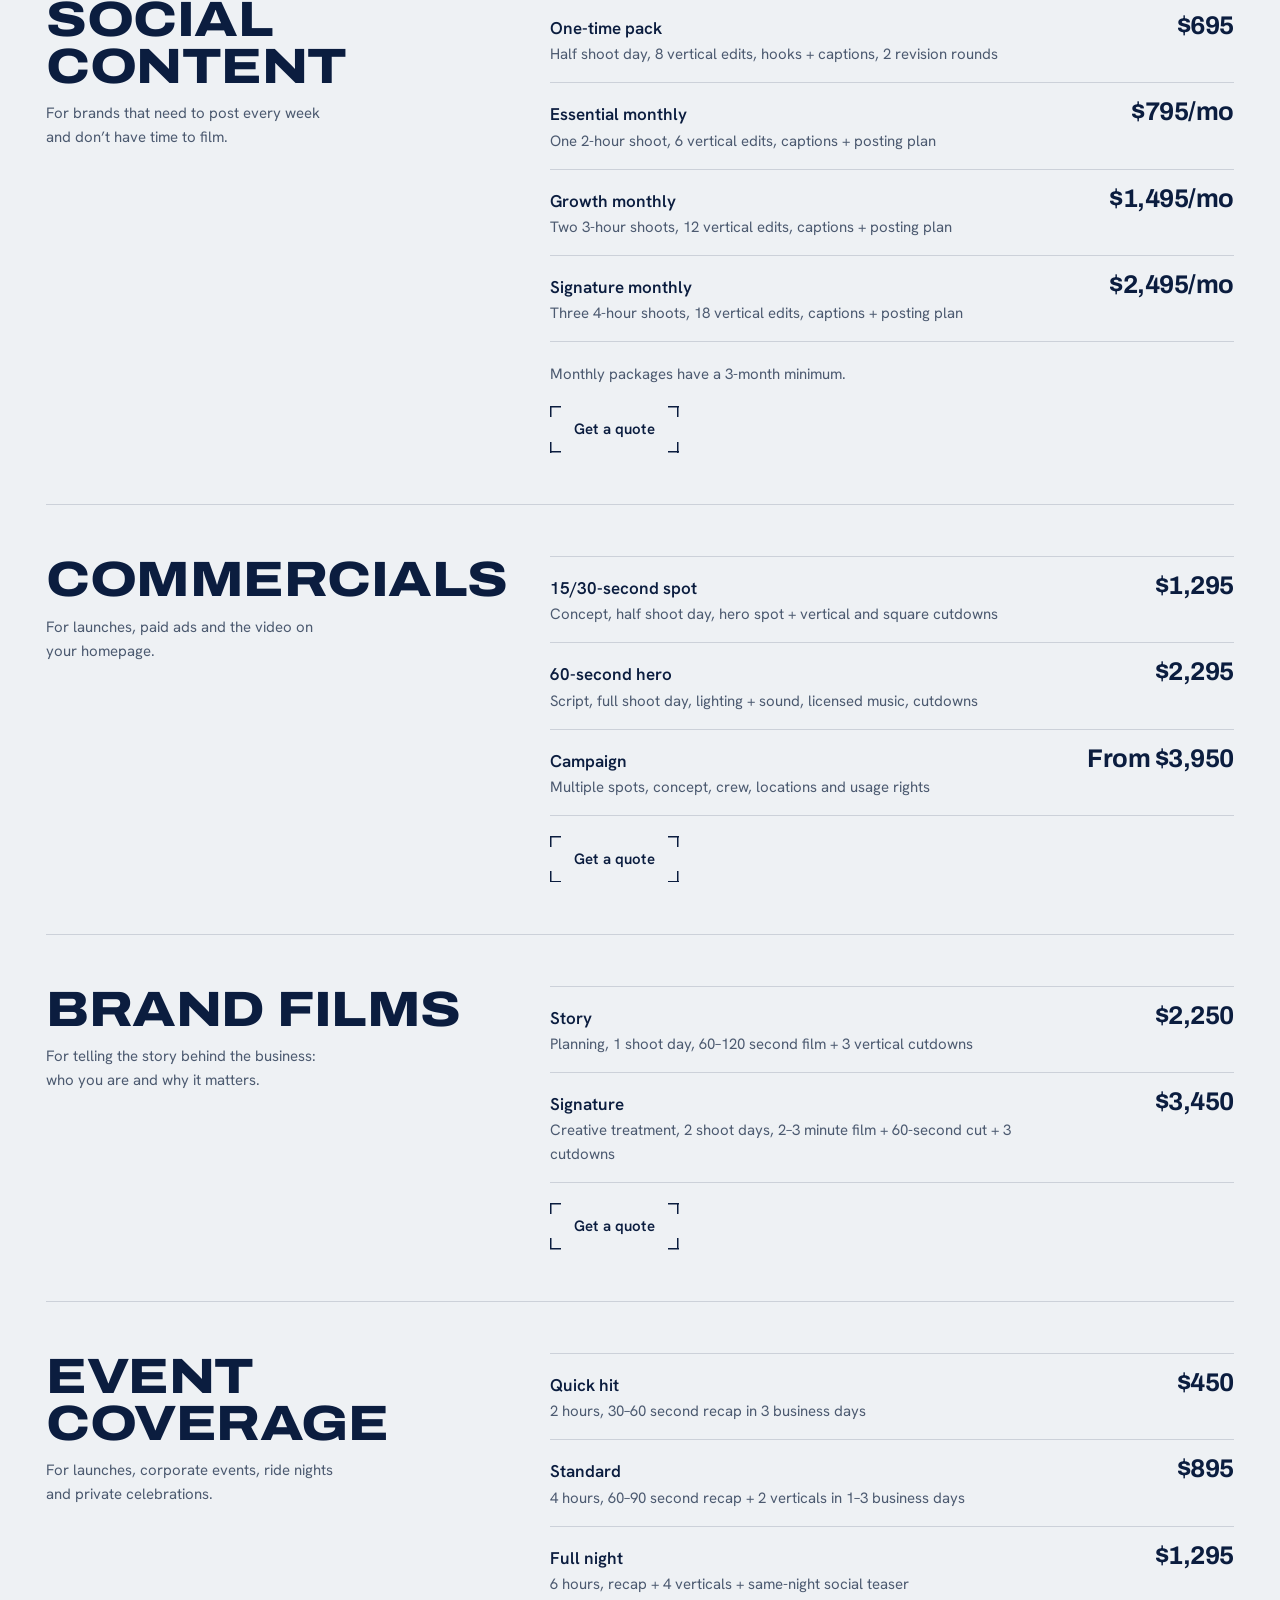
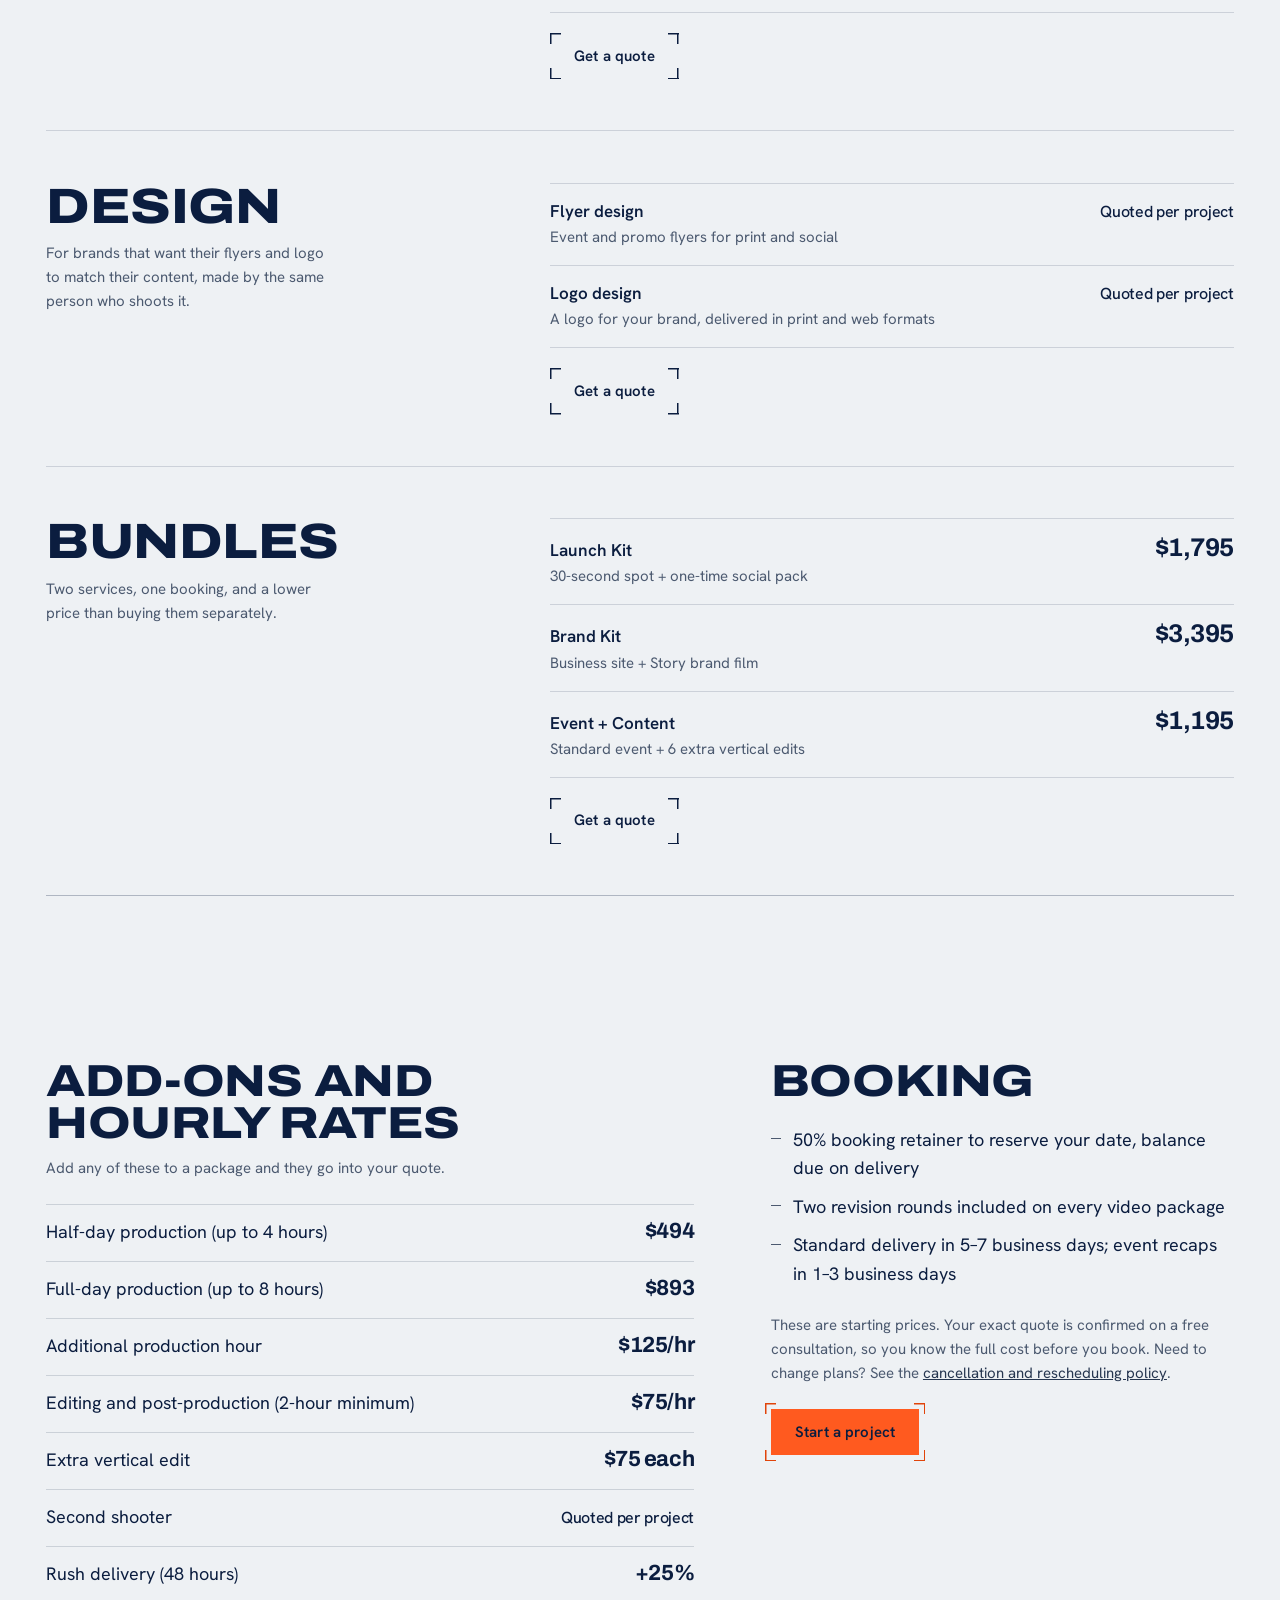
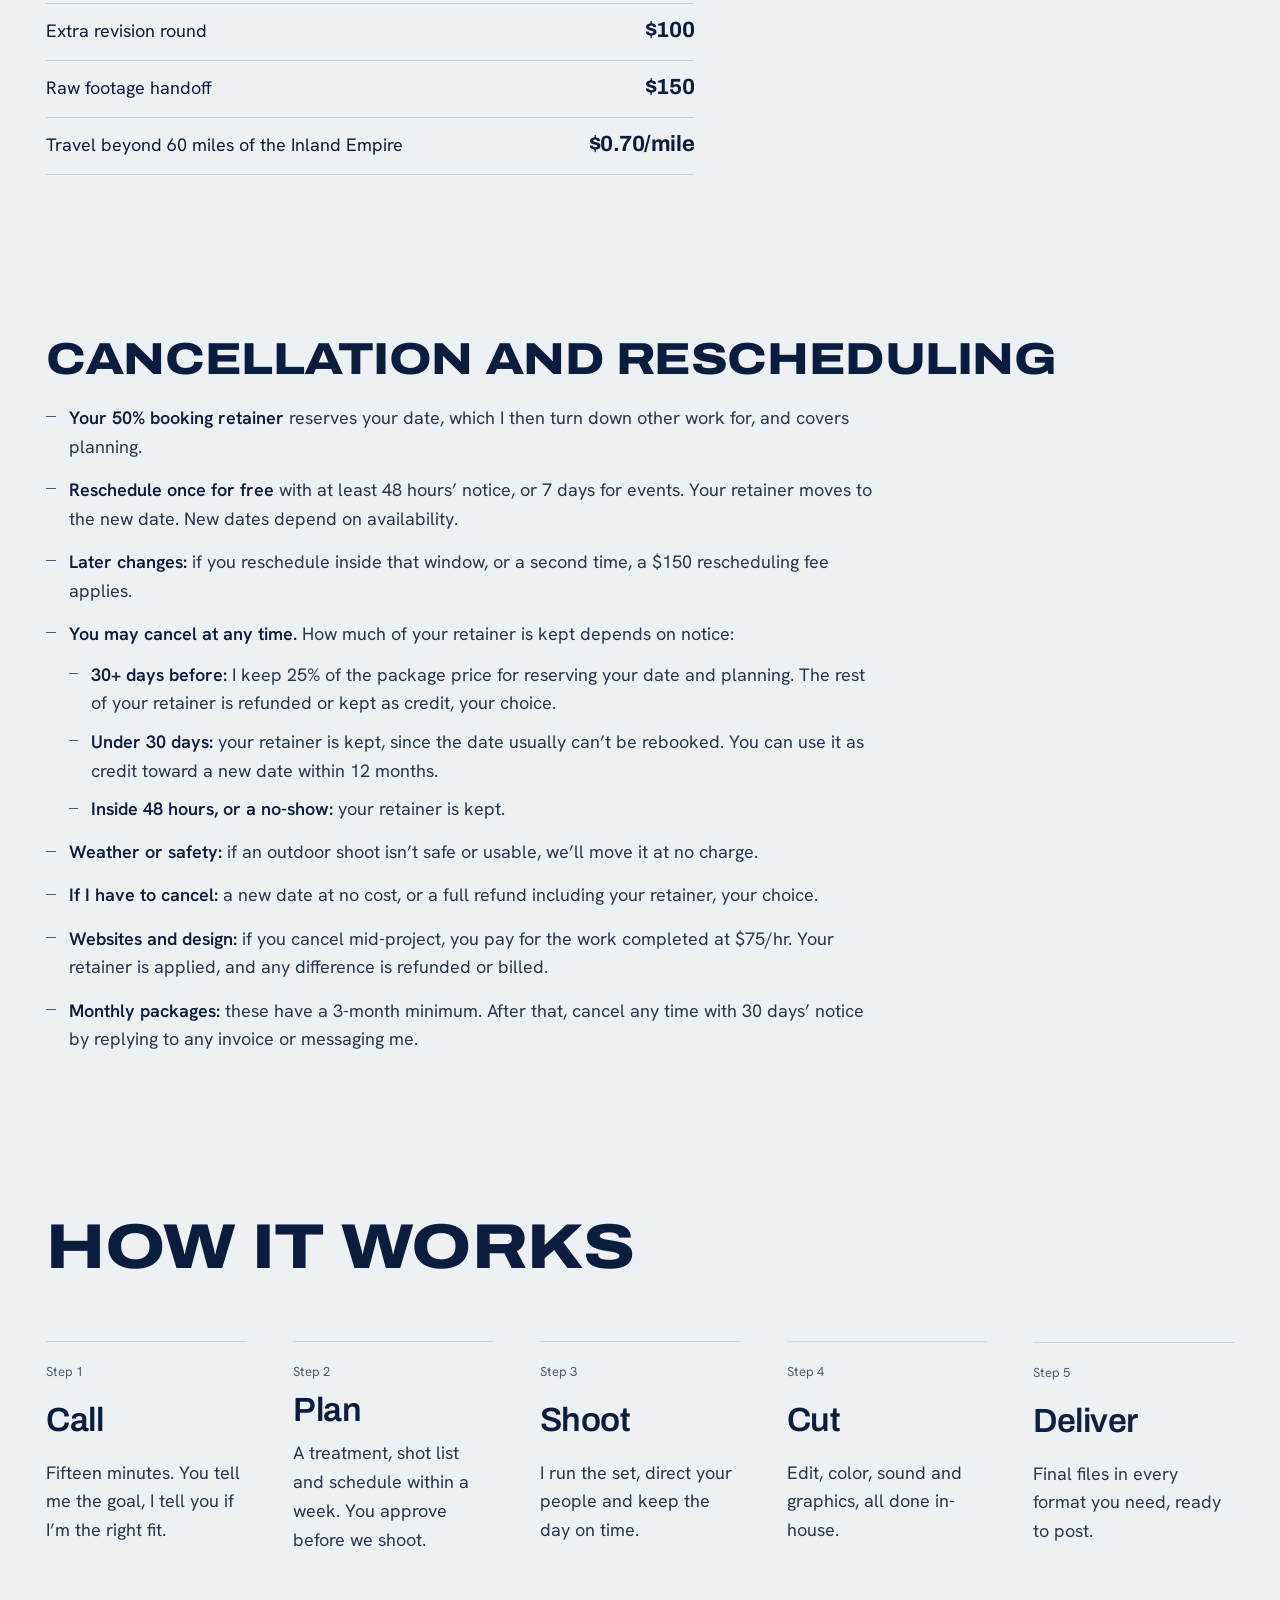
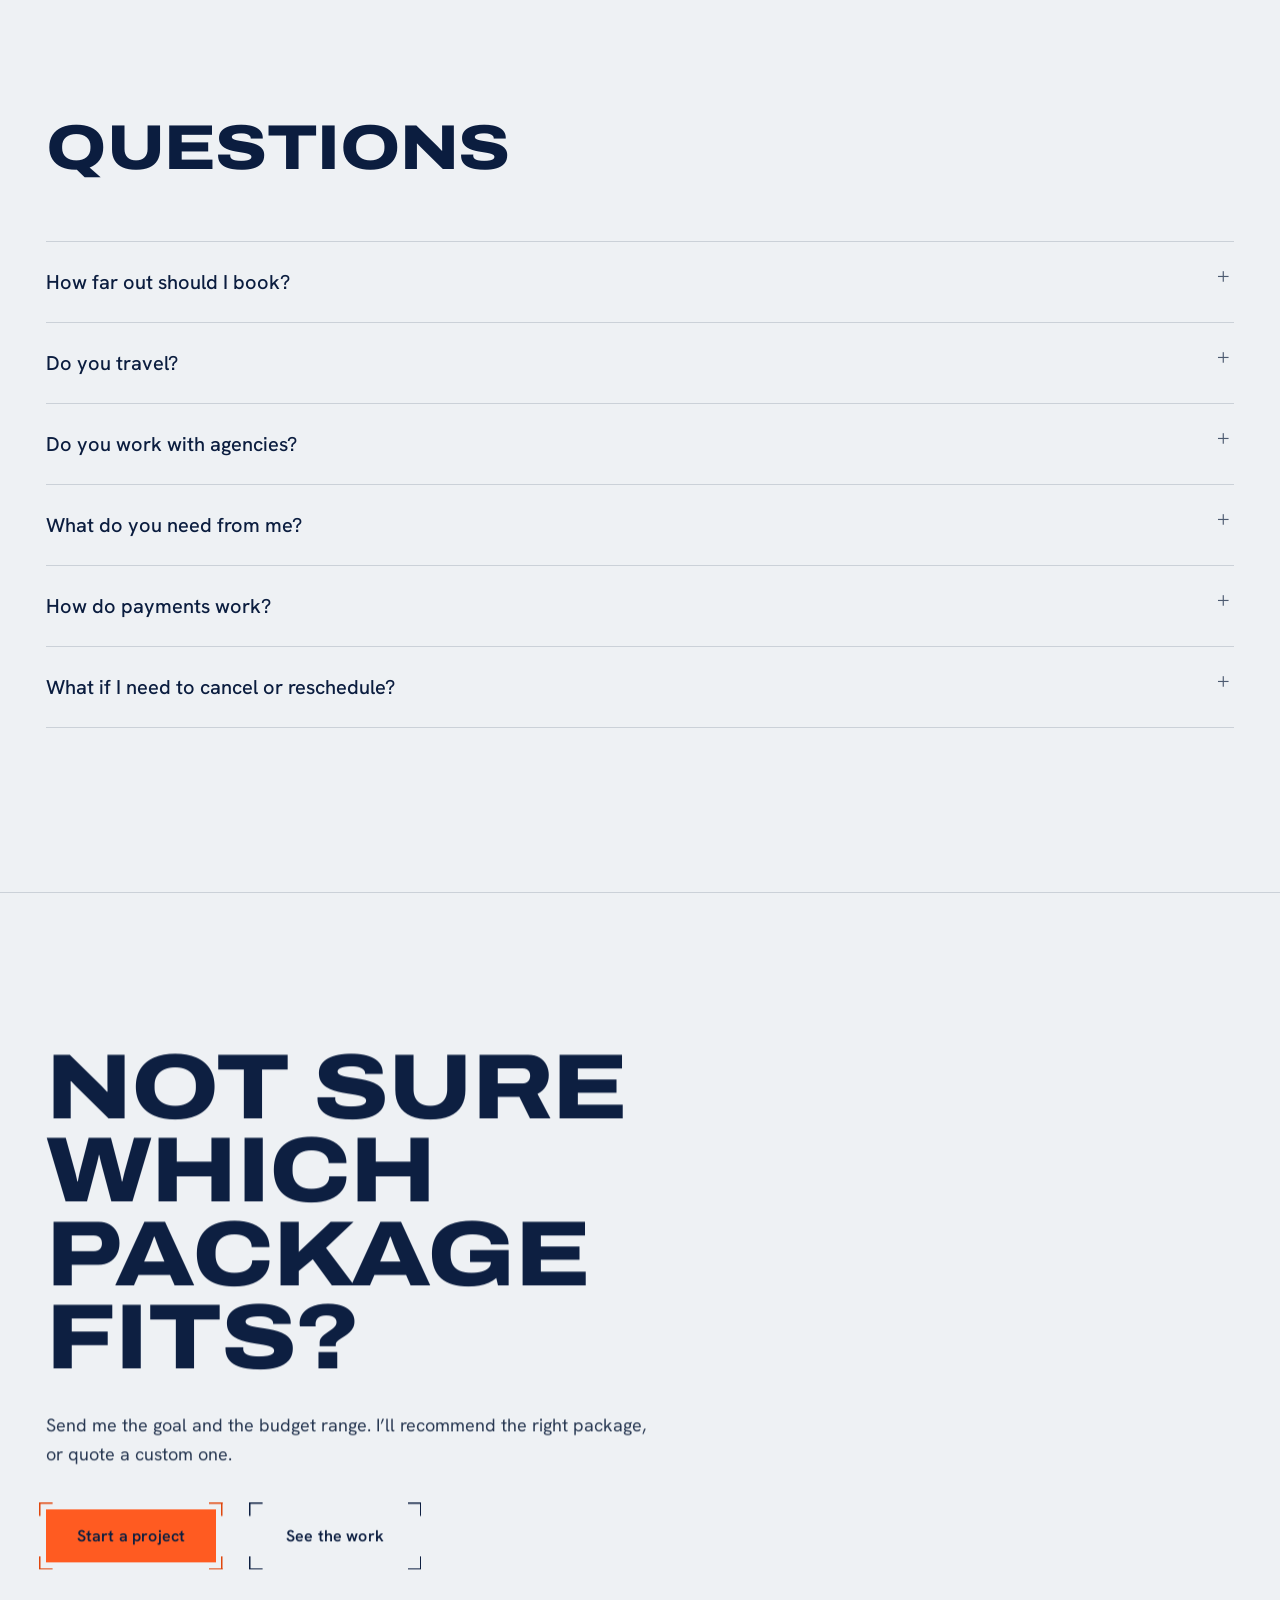
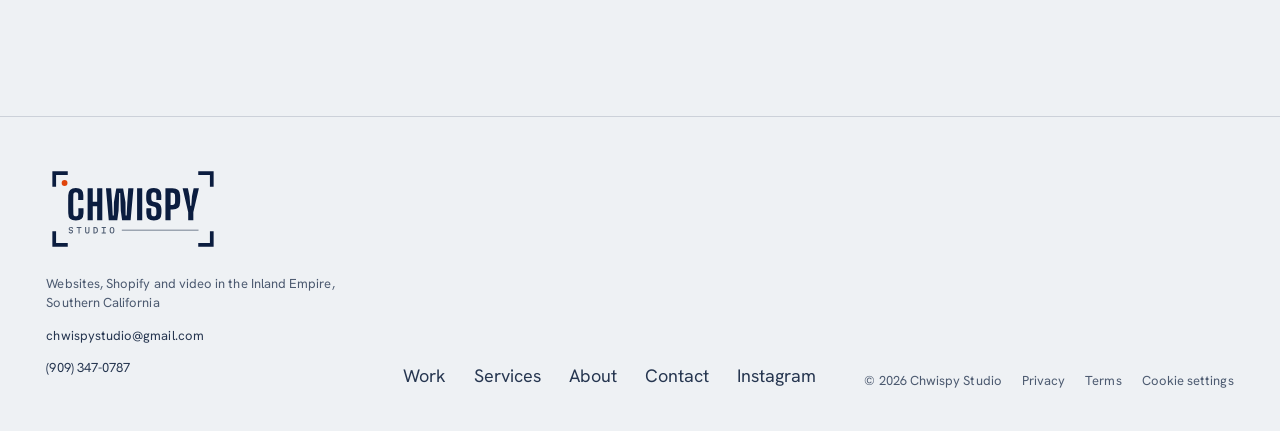
<file: services.html>
<!doctype html>
<html lang="en">
<head>
  <meta charset="utf-8">
  <meta name="viewport" content="width=device-width, initial-scale=1">
  <title>Services &amp; Pricing | Chwispy Studio, Websites, Shopify and Video</title>
  <meta name="description" content="Websites from $750, Shopify stores from $2,495, social content from $695, commercials from $1,295, plus brand films, event coverage and design with clear starting prices. Start a project in under a minute. Serving the Inland Empire and all of Southern California.">
  <meta name="theme-color" content="#0c0c0e">

  <meta property="og:type" content="website">
  <meta property="og:site_name" content="Chwispy Studio">
  <meta property="og:title" content="Services &amp; Pricing | Chwispy Studio, Websites, Shopify and Video">
  <meta property="og:description" content="Websites from $750, Shopify stores from $2,495, social content from $695, commercials from $1,295, plus brand films, event coverage and design with clear starting prices. Start a project in under a minute. Serving the Inland Empire and all of Southern California.">
  <link rel="canonical" href="https://chwispystudio.com/services.html">
  <meta property="og:url" content="https://chwispystudio.com/services.html">
  <meta property="og:image" content="https://chwispystudio.com/assets/img/og-share.jpg">
  <meta property="og:image:width" content="1200">
  <meta property="og:image:height" content="630">
  <meta property="og:image:alt" content="Chwispy Studio: websites, Shopify stores and video in the Inland Empire, Southern California">
  <meta name="twitter:card" content="summary_large_image">

  <script>/* Pick the colour mode before the page paints: the visitor's saved choice, else their system setting. */
  (function(){var t;try{t=localStorage.getItem("cs-theme")}catch(e){}if(t!=="light"&&t!=="dark"){t=window.matchMedia&&matchMedia("(prefers-color-scheme: light)").matches?"light":"dark"}document.documentElement.setAttribute("data-theme",t)})();</script>
  <script>/* Animations: hide the pieces js/motion.js animates in, unless the visitor asked for reduced motion. If it never loads, show everything. */
  (function(){var d=document.documentElement;if(window.matchMedia&&matchMedia("(prefers-reduced-motion: reduce)").matches)return;d.classList.add("motion");setTimeout(function(){if(!d.classList.contains("motion-on"))d.classList.remove("motion")},2500)})();</script>
  <link rel="icon" href="assets/icons/favicon.ico" sizes="any">
  <link rel="icon" href="assets/icons/favicon.svg" type="image/svg+xml" data-favicon>
  <link rel="apple-touch-icon" href="assets/icons/apple-touch-icon.png">
  <link rel="preconnect" href="https://fonts.googleapis.com">
  <link rel="preconnect" href="https://fonts.gstatic.com" crossorigin>
  <link rel="stylesheet" href="https://fonts.googleapis.com/css2?family=Archivo:wdth,wght@100..125,500..800&family=Hanken+Grotesk:wght@400;500;600&family=Mrs+Saint+Delafield&display=swap">
  <link rel="stylesheet" href="css/style.css?v=20261126g">
  <script src="js/posthog.js?v=20261120b"></script>
  <script src="js/consent.js?v=20261120b" defer></script>
</head>
<body>
  <a class="skip-link" href="#main">Skip to content</a>
  <div class="grain" aria-hidden="true"></div>

  <!-- ===== HEADER (same on every page; update aria-current per page) ===== -->
  <header class="site-header">
    <div class="wrap">
      <a class="wordmark" href="index.html"><img class="logo-dark" src="assets/logo/chwispy-studio-horizontal.svg" alt="Chwispy Studio" width="543" height="122"><img class="logo-light" src="assets/logo/chwispy-studio-horizontal-light.svg" alt="Chwispy Studio" width="543" height="122"></a>
      <nav aria-label="Main">
        <ul class="nav-links">
          <li><a href="work.html">Work</a></li>
          <li><a href="services.html" aria-current="page">Services</a></li>
          <li><a href="about.html">About</a></li>
          <li><a href="contact.html">Contact</a></li>
        </ul>
      </nav>
      <button class="mode-switch mode-switch--header" type="button" role="switch" aria-checked="false" data-theme-toggle title="Switch to light mode"><span class="visually-hidden">Light mode</span><span class="mode-dot" aria-hidden="true"></span></button>
      <a class="header-phone" href="tel:+19093470787">(909) 347-0787</a>
      <a class="btn btn-primary btn-small header-cta" href="contact.html#start">Start a project</a>
      <button class="menu-toggle" type="button" aria-expanded="false" aria-controls="menu" aria-label="Open menu"><span></span></button>
    </div>
  </header>
  <div class="menu-overlay" id="menu">
    <nav aria-label="Mobile">
      <ul>
        <li><a href="work.html">Work</a></li>
        <li><a href="services.html" aria-current="page">Services</a></li>
        <li><a href="about.html">About</a></li>
        <li><a href="contact.html">Contact</a></li>
      </ul>
    </nav>
    <a class="btn btn-primary btn-large" href="contact.html#start">Start a project</a>
    <div class="menu-mode"><span aria-hidden="true">Light mode</span><button class="mode-switch" type="button" role="switch" aria-checked="false" data-theme-toggle title="Switch to light mode"><span class="visually-hidden">Light mode</span><span class="mode-dot" aria-hidden="true"></span></button></div>
    <p class="mono meta"><a href="tel:+19093470787">Call or text (909) 347-0787</a></p>
    <p class="mono meta menu-ig">@chwispystudio on Instagram</p>
  </div>

  <main id="main">
    <section class="page-hero page-hero--services">
      <div class="wrap">
        <div class="mono-row"><span class="mono">Six services, plus bundles</span><span class="mono">Starting prices, custom quotes for anything in between</span></div>
        <h1>Services</h1>
        <p class="lede">Clear packages, real starting prices, and one person responsible for the whole thing.</p>
      </div>
    </section>

    <!-- PACKAGES: prices come from the Chwispy Studio Price List. Each tier is one <li class="tier">. -->
    <section class="section section-tight" aria-label="Packages">
      <div class="wrap">
        <div class="packages">
        <article class="package" id="websites" data-reveal>
          <div class="package-head">
            <h2>Websites + Shopify</h2>
            <p class="best-for">For businesses that need a site or a store that sells, built by the same person who shoots the content for it. <a class="text-link" href="work.html#web">See the builds</a></p>
          </div>
          <div class="package-body">
            <!-- Three levels, each includes the one above it. Care plan is monthly and separate. -->
            <ul class="tiers tiers--levels">
              <li class="tier tier--level">
                <div><h3 class="tier-name">Starter</h3><p>A sharp, fast site that gets the basics right and gets you found.</p></div>
                <p class="tier-price"><span class="tier-from">From</span>$750</p>
                <ul class="includes level-list">
                  <li>Up to 3 pages with a simple menu</li>
                  <li>Your own video or photos up top</li>
                  <li>A photo gallery to show off your work</li>
                  <li>Contact form that sends straight to your email</li>
                  <li>Launched on your domain</li>
                </ul>
              </li>
              <li class="tier tier--level">
                <div><h3 class="tier-name">Professional</h3><p>A full site built to bring in inquiries and grow with you.</p></div>
                <p class="tier-price"><span class="tier-from">From</span>$1,495</p>
                <ul class="includes level-list">
                  <li class="level-base">Everything in Starter</li>
                  <li>Up to 5 pages, with a menu that shows where you are</li>
                  <li>Step-by-step quote form, like the one on this site</li>
                  <li>Help with the words on every page</li>
                </ul>
              </li>
              <li class="tier tier--level">
                <div><h3 class="tier-name">Complicated</h3><p>Stores, bookings, portals. Anything with moving parts.</p></div>
                <p class="tier-price"><span class="tier-from">From</span>$2,495</p>
                <ul class="includes level-list">
                  <li class="level-base">Everything in Professional</li>
                  <li>Shopify store with product pages and checkout</li>
                  <li>Booking, client logins and custom features</li>
                  <li>Hooked up to the tools you already use</li>
                </ul>
              </li>
              <li class="tier tier--level">
                <div><h3 class="tier-name">Care plan</h3><p>Small updates and peace of mind after launch.</p></div>
                <p class="tier-price">$59/mo</p>
                <ul class="includes level-list">
                  <li>Up to 30 minutes of small edits a month, like new hours, photos or text</li>
                  <li>A monthly checkup of forms, links and page speed, with a backup saved</li>
                  <li>Anything that breaks gets fixed within 2 business days</li>
                  <li>A short monthly note on how many people visited and where they came from</li>
                  <li class="level-note">Unused time doesn&rsquo;t roll over. Bigger edits are $75/hr, and new pages or features get their own quote.</li>
                </ul>
              </li>
            </ul>
            <div class="every-site">
              <h3 class="mono">Every site includes</h3>
              <ul class="includes">
                <li>A custom design built around your business, never a template</li>
                <li>Mobile-first and fast, built to score 90+ on Google PageSpeed</li>
                <li>Google basics: titles, descriptions, sitemap and business info</li>
                <li>Privacy policy, terms and a cookie banner</li>
                <li>One person to call or text, before and after launch</li>
              </ul>
            </div>
            <p class="tier-note">One call, then a fixed quote for your project.</p>
            <div class="build-links"><a class="btn btn-ghost package-cta" href="contact.html?type=Website#start">Quote a site</a><a class="btn btn-ghost package-cta" href="contact.html?type=Shopify#start">Quote a store</a></div>
          </div>
        </article>
        <!-- DIAL IT IN: seven settings estimate which website level a project lands on.
             Logic in js/desk.js. A rough read only; the CTA goes to the quote form. -->
        <article class="package package--desk" id="dial-in" data-reveal>
          <div class="package-head">
            <h2>Dial in your site</h2>
            <p class="best-for">Seven settings, like a camera before a shoot. Slide each one to match your project and see which level it lands on.</p>
          </div>
          <div class="package-body">
            <form class="desk" data-desk aria-label="Website price estimate" hidden>
              <div class="desk-controls">
                <div class="desk-row" data-hint="Each page gets its own layout and words. Up to three pages fits Starter, and the price climbs from there.">
                  <div class="desk-label"><span class="mono">01</span><label for="desk-pages">Pages</label><output class="desk-val" for="desk-pages">Up to 3 pages</output></div>
                  <input type="range" id="desk-pages" name="pages" min="0" max="3" step="1" value="0" data-stops="Up to 3 pages|4 or 5 pages|6 to 10 pages|More than 10">
                  <div class="desk-ends mono" aria-hidden="true"><span>Up to 3 pages</span><span>More than 10</span></div>
                </div>
                <div class="desk-row" data-hint="A gallery comes with every level. Booking, client logins and custom tools take longer to build and test.">
                  <div class="desk-label"><span class="mono">02</span><label for="desk-features">Features</label><output class="desk-val" for="desk-features">Just the basics</output></div>
                  <input type="range" id="desk-features" name="features" min="0" max="3" step="1" value="0" data-stops="Just the basics|A gallery or two|Booking or logins|Something custom">
                  <div class="desk-ends mono" aria-hidden="true"><span>Just the basics</span><span>Something custom</span></div>
                </div>
                <div class="desk-row" data-hint="Product pages, cart, checkout and payments. A store is its own build.">
                  <div class="desk-label"><span class="mono">03</span><label for="desk-store">Store</label><output class="desk-val" for="desk-store">No store</output></div>
                  <input type="range" id="desk-store" name="store" min="0" max="2" step="1" value="0" data-stops="No store|A few products|Full Shopify store">
                  <div class="desk-ends mono" aria-hidden="true"><span>No store</span><span>Full Shopify store</span></div>
                </div>
                <div class="desk-row" data-hint="Email lists, booking apps, payments, your CRM. Each one gets connected and tested.">
                  <div class="desk-label"><span class="mono">04</span><label for="desk-tools">Hookups</label><output class="desk-val" for="desk-tools">None</output></div>
                  <input type="range" id="desk-tools" name="tools" min="0" max="2" step="1" value="0" data-stops="None|One tool|A few tools">
                  <div class="desk-ends mono" aria-hidden="true"><span>None</span><span>A few tools</span></div>
                </div>
                <div class="desk-row" data-hint="Your own words and photos keep it lean. I can help write it, or shoot the video and photos myself.">
                  <div class="desk-label"><span class="mono">05</span><label for="desk-content">Words and photos</label><output class="desk-val" for="desk-content">I&rsquo;ve got them</output></div>
                  <input type="range" id="desk-content" name="content" min="0" max="2" step="1" value="0" data-stops="I&rsquo;ve got them|Help with the words|Shoot them for me">
                  <div class="desk-ends mono" aria-hidden="true"><span>I&rsquo;ve got them</span><span>Shoot them for me</span></div>
                </div>
                <div class="desk-row" data-hint="Moving posts, products or pages off an old site is done by hand, so it adds time.">
                  <div class="desk-label"><span class="mono">06</span><label for="desk-start">Starting point</label><output class="desk-val" for="desk-start">Fresh start</output></div>
                  <input type="range" id="desk-start" name="start" min="0" max="1" step="1" value="0" data-stops="Fresh start|Moving an old site">
                  <div class="desk-ends mono" aria-hidden="true"><span>Fresh start</span><span>Moving an old site</span></div>
                </div>
                <div class="desk-row" data-hint="Custom animation and touches like the pop-up builds on this site take more time.">
                  <div class="desk-label"><span class="mono">07</span><label for="desk-look">Look</label><output class="desk-val" for="desk-look">Clean and on brand</output></div>
                  <input type="range" id="desk-look" name="look" min="0" max="1" step="1" value="0" data-stops="Clean and on brand|Custom motion and extras">
                  <div class="desk-ends mono" aria-hidden="true"><span>Clean and on brand</span><span>Custom motion and extras</span></div>
                </div>
              </div>
              <div class="desk-readout">
                <div class="desk-frame" aria-live="polite">
                  <p class="mono desk-rec"><span class="rec-dot" aria-hidden="true"></span>Looks like</p>
                  <p class="desk-level" data-desk-level>Starter</p>
                  <p class="desk-price" data-desk-price>From $750</p>
                  <ul class="desk-extras" data-desk-extras></ul>
                </div>
                <p class="desk-hint" data-desk-hint><span class="mono" data-desk-hint-title>01 Pages</span><span data-desk-hint-text>Each page gets its own layout and words. Up to three pages fits Starter, and the price climbs from there.</span></p>
                <p class="mono">A rough read, not a quote. One call gets you a fixed price.</p>
                <div class="desk-actions">
                  <a class="btn btn-primary" data-desk-cta href="contact.html?type=Website#start">Get my real number</a>
                  <button class="btn btn-ghost" type="reset">Reset</button>
                </div>
              </div>
            </form>
          </div>
        </article>
        <article class="package" id="social" data-reveal>
          <div class="package-head">
            <h2>Social content</h2>
            <p class="best-for">For brands that need to post every week and don&rsquo;t have time to film.</p>
          </div>
          <div class="package-body">
            <ul class="tiers">
              <li class="tier">
                <div><h3 class="tier-name">One-time pack</h3><p>Half shoot day, 8 vertical edits, hooks + captions, 2 revision rounds</p></div>
                <p class="tier-price">$695</p>
              </li>
              <li class="tier">
                <div><h3 class="tier-name">Essential monthly</h3><p>One 2-hour shoot, 6 vertical edits, captions + posting plan</p></div>
                <p class="tier-price">$795/mo</p>
              </li>
              <li class="tier">
                <div><h3 class="tier-name">Growth monthly</h3><p>Two 3-hour shoots, 12 vertical edits, captions + posting plan</p></div>
                <p class="tier-price">$1,495/mo</p>
              </li>
              <li class="tier">
                <div><h3 class="tier-name">Signature monthly</h3><p>Three 4-hour shoots, 18 vertical edits, captions + posting plan</p></div>
                <p class="tier-price">$2,495/mo</p>
              </li>
            </ul>
            <p class="tier-note">Monthly packages have a 3-month minimum.</p>
            <a class="btn btn-ghost package-cta" href="contact.html?type=Social+Content#start">Get a quote</a>
          </div>
        </article>
        <article class="package" id="commercial" data-reveal>
          <div class="package-head">
            <h2>Commercials</h2>
            <p class="best-for">For launches, paid ads and the video on your homepage.</p>
          </div>
          <div class="package-body">
            <ul class="tiers">
              <li class="tier">
                <div><h3 class="tier-name">15/30-second spot</h3><p>Concept, half shoot day, hero spot + vertical and square cutdowns</p></div>
                <p class="tier-price">$1,295</p>
              </li>
              <li class="tier">
                <div><h3 class="tier-name">60-second hero</h3><p>Script, full shoot day, lighting + sound, licensed music, cutdowns</p></div>
                <p class="tier-price">$2,295</p>
              </li>
              <li class="tier">
                <div><h3 class="tier-name">Campaign</h3><p>Multiple spots, concept, crew, locations and usage rights</p></div>
                <p class="tier-price">From $3,950</p>
              </li>
            </ul>
            <a class="btn btn-ghost package-cta" href="contact.html?type=Commercial#start">Get a quote</a>
          </div>
        </article>
        <article class="package" id="brand-film" data-reveal>
          <div class="package-head">
            <h2>Brand films</h2>
            <p class="best-for">For telling the story behind the business: who you are and why it matters.</p>
          </div>
          <div class="package-body">
            <ul class="tiers">
              <li class="tier">
                <div><h3 class="tier-name">Story</h3><p>Planning, 1 shoot day, 60–120 second film + 3 vertical cutdowns</p></div>
                <p class="tier-price">$2,250</p>
              </li>
              <li class="tier">
                <div><h3 class="tier-name">Signature</h3><p>Creative treatment, 2 shoot days, 2–3 minute film + 60-second cut + 3 cutdowns</p></div>
                <p class="tier-price">$3,450</p>
              </li>
            </ul>
            <a class="btn btn-ghost package-cta" href="contact.html?type=Brand+Film#start">Get a quote</a>
          </div>
        </article>
        <article class="package" id="events" data-reveal>
          <div class="package-head">
            <h2>Event coverage</h2>
            <p class="best-for">For launches, corporate events, ride nights and private celebrations.</p>
          </div>
          <div class="package-body">
            <ul class="tiers">
              <li class="tier">
                <div><h3 class="tier-name">Quick hit</h3><p>2 hours, 30–60 second recap in 3 business days</p></div>
                <p class="tier-price">$450</p>
              </li>
              <li class="tier">
                <div><h3 class="tier-name">Standard</h3><p>4 hours, 60–90 second recap + 2 verticals in 1–3 business days</p></div>
                <p class="tier-price">$895</p>
              </li>
              <li class="tier">
                <div><h3 class="tier-name">Full night</h3><p>6 hours, recap + 4 verticals + same-night social teaser</p></div>
                <p class="tier-price">$1,295</p>
              </li>
            </ul>
            <a class="btn btn-ghost package-cta" href="contact.html?type=Event#start">Get a quote</a>
          </div>
        </article>
        <article class="package" id="design" data-reveal>
          <div class="package-head">
            <h2>Design</h2>
            <p class="best-for">For brands that want their flyers and logo to match their content, made by the same person who shoots it.</p>
          </div>
          <div class="package-body">
            <ul class="tiers">
              <li class="tier">
                <div><h3 class="tier-name">Flyer design</h3><p>Event and promo flyers for print and social</p></div>
                <p class="tier-price tier-price--text">Quoted per project</p>
              </li>
              <li class="tier">
                <div><h3 class="tier-name">Logo design</h3><p>A logo for your brand, delivered in print and web formats</p></div>
                <p class="tier-price tier-price--text">Quoted per project</p>
              </li>
            </ul>
            <a class="btn btn-ghost package-cta" href="contact.html?type=Design#start">Get a quote</a>
          </div>
        </article>
        <article class="package" id="bundles" data-reveal>
          <div class="package-head">
            <h2>Bundles</h2>
            <p class="best-for">Two services, one booking, and a lower price than buying them separately.</p>
          </div>
          <div class="package-body">
            <ul class="tiers">
              <li class="tier">
                <div><h3 class="tier-name">Launch Kit</h3><p>30-second spot + one-time social pack</p></div>
                <p class="tier-price">$1,795</p>
              </li>
              <li class="tier">
                <div><h3 class="tier-name">Brand Kit</h3><p>Business site + Story brand film</p></div>
                <p class="tier-price">$3,395</p>
              </li>
              <li class="tier">
                <div><h3 class="tier-name">Event + Content</h3><p>Standard event + 6 extra vertical edits</p></div>
                <p class="tier-price">$1,195</p>
              </li>
            </ul>
            <a class="btn btn-ghost package-cta" href="contact.html#start">Get a quote</a>
          </div>
        </article>
        </div>
      </div>
    </section>

    <!-- ADD-ONS + BOOKING TERMS -->
    <section class="section section-tight" aria-labelledby="addons-title">
      <div class="wrap addons-grid">
        <div data-reveal>
          <h2 id="addons-title" class="addons-title">Add-ons and hourly rates</h2>
          <p class="addons-note">Add any of these to a package and they go into your quote.</p>
          <ul class="addons">
            <li><span>Half-day production (up to 4 hours)</span><span class="tier-price">$495</span></li>
            <li><span>Full-day production (up to 8 hours)</span><span class="tier-price">$895</span></li>
            <li><span>Additional production hour</span><span class="tier-price">$125/hr</span></li>
            <li><span>Editing and post-production (2-hour minimum)</span><span class="tier-price">$75/hr</span></li>
            <li><span>Extra vertical edit</span><span class="tier-price">$75 each</span></li>
            <li><span>Second shooter</span><span class="tier-price tier-price--text">Quoted per project</span></li>
            <li><span>Rush delivery (48 hours)</span><span class="tier-price">+25%</span></li>
            <li><span>Extra revision round</span><span class="tier-price">$100</span></li>
            <li><span>Raw footage handoff</span><span class="tier-price">$150</span></li>
            <li><span>Travel beyond 60 miles of the Inland Empire</span><span class="tier-price">$0.70/mile</span></li>
          </ul>
        </div>
        <div data-reveal>
          <h2 class="addons-title">Booking</h2>
          <ul class="includes">
            <li>50% booking retainer to reserve your date, balance due on delivery</li>
            <li>Two revision rounds included on every video package</li>
            <li>Standard delivery in 5–7 business days; event recaps in 1–3 business days</li>
          </ul>
          <p class="fine-print">These are starting prices. Your exact quote is confirmed on a free consultation, so you know the full cost before you book. Need to change plans? See the <a href="#cancellation">cancellation and rescheduling policy</a>.</p>
          <a class="btn btn-primary" href="contact.html#start">Start a project</a>
        </div>
      </div>
    </section>

    <!-- CANCELLATION + RESCHEDULING: keep this wording in sync with your client contract/invoice. -->
    <section class="section section-tight" id="cancellation" aria-labelledby="cancellation-title">
      <div class="wrap policy" data-reveal>
        <h2 id="cancellation-title" class="addons-title">Cancellation and rescheduling</h2>
        <ul class="includes policy-list">
          <li><strong>Your 50% booking retainer</strong> reserves your date, which I then turn down other work for, and covers planning.</li>
          <li><strong>Reschedule once for free</strong> with at least 48 hours&rsquo; notice, or 7 days for events. Your retainer moves to the new date. New dates depend on availability.</li>
          <li><strong>Later changes:</strong> if you reschedule inside that window, or a second time, a $150 rescheduling fee applies.</li>
          <li><strong>You may cancel at any time.</strong> How much of your retainer is kept depends on notice:
            <ul class="includes">
              <li><strong>30+ days before:</strong> I keep 25% of the package price for reserving your date and planning. The rest of your retainer is refunded or kept as credit, your choice.</li>
              <li><strong>Under 30 days:</strong> your retainer is kept, since the date usually can&rsquo;t be rebooked. You can use it as credit toward a new date within 12 months.</li>
              <li><strong>Inside 48 hours, or a no-show:</strong> your retainer is kept.</li>
            </ul>
          </li>
          <li><strong>Weather or safety:</strong> if an outdoor shoot isn&rsquo;t safe or usable, we&rsquo;ll move it at no charge.</li>
          <li><strong>If I have to cancel:</strong> a new date at no cost, or a full refund including your retainer, your choice.</li>
          <li><strong>Websites and design:</strong> if you cancel mid-project, you pay for the work completed at $75/hr. Your retainer is applied, and any difference is refunded or billed.</li>
          <li><strong>Monthly packages:</strong> these have a 3-month minimum. After that, cancel any time with 30 days&rsquo; notice by replying to any invoice or messaging me.</li>
        </ul>
      </div>
    </section>

    <!-- PROCESS: real sequence, so the steps are numbered -->
    <section class="section section-tight" aria-labelledby="process-title">
      <div class="wrap">
        <div class="section-head" data-reveal><h2 id="process-title">How it works</h2></div>
        <ol class="steps" data-reveal>
          <li><h3>Call</h3><p>Fifteen minutes. You tell me the goal, I tell you if I&rsquo;m the right fit.</p></li>
          <li><h3>Plan</h3><p>A treatment, shot list and schedule within a week. You approve before we shoot.</p></li>
          <li><h3>Shoot</h3><p>I run the set, direct your people and keep the day on time.</p></li>
          <li><h3>Cut</h3><p>Edit, color, sound and graphics, all done in-house.</p></li>
          <li><h3>Deliver</h3><p>Final files in every format you need, ready to post.</p></li>
        </ol>
      </div>
    </section>

    <!-- SOCIAL PROOF: replace with real logos and testimonials -->
    <!-- HIDDEN until real clients are ready: delete this line and the matching "END HIDDEN" line below to bring the section back.
    <section class="section section-tight" aria-labelledby="proof-title">
      <div class="wrap">
        <div class="section-head" data-reveal><h2 id="proof-title">Clients say</h2></div>
        <ul class="logos logos-wrap" data-reveal>
          <li><img src="assets/logos/client-1.svg" alt="[Client 1 name]" width="220" height="60" loading="lazy"></li>
          <li><img src="assets/logos/client-2.svg" alt="[Client 2 name]" width="220" height="60" loading="lazy"></li>
          <li><img src="assets/logos/client-3.svg" alt="[Client 3 name]" width="220" height="60" loading="lazy"></li>
          <li><img src="assets/logos/client-4.svg" alt="[Client 4 name]" width="220" height="60" loading="lazy"></li>
          <li><img src="assets/logos/client-5.svg" alt="[Client 5 name]" width="220" height="60" loading="lazy"></li>
          <li><img src="assets/logos/client-6.svg" alt="[Client 6 name]" width="220" height="60" loading="lazy"></li>
        </ul>
        <div class="quotes" data-reveal>
          <figure class="quote">
            <blockquote><p>[Testimonial placeholder] Clear price, clear plan, no surprises. The spot paid for itself in the first month of ads.</p></blockquote>
            <figcaption><strong>[Name, Title]</strong><span class="mono">[Company] / Retail</span></figcaption>
          </figure>
          <figure class="quote">
            <blockquote><p>[Testimonial placeholder] We&rsquo;re an agency, so we&rsquo;re picky about partners. Chris hits deadlines and doesn&rsquo;t need hand-holding.</p></blockquote>
            <figcaption><strong>[Name, Title]</strong><span class="mono">[Agency] / Marketing</span></figcaption>
          </figure>
          <figure class="quote">
            <blockquote><p>[Testimonial placeholder] The recap was up the morning after our launch. Our attendees shared it more than anything we posted.</p></blockquote>
            <figcaption><strong>[Name, Title]</strong><span class="mono">[Company] / Tech</span></figcaption>
          </figure>
        </div>
      </div>
    </section>
    END HIDDEN -->

    <!-- FAQ -->
    <section class="section section-tight" aria-labelledby="faq-title">
      <div class="wrap">
        <div class="section-head" data-reveal><h2 id="faq-title">Questions</h2></div>
        <div class="faq" data-reveal>
          <details><summary>How far out should I book?</summary><p>Two to four weeks for most projects. Events book faster, so reach out as soon as you have a date.</p></details>
          <details><summary>Do you travel?</summary><p>Yes. I&rsquo;m based in the Inland Empire and shoot across Southern California and beyond. Any travel costs are quoted up front.</p></details>
          <details><summary>Do you work with agencies?</summary><p>All the time. I can work under your brand, follow your brief and deliver to your specs.</p></details>
          <details><summary>What do you need from me?</summary><p>A clear goal, someone who can make decisions, and access to your location. I handle the rest.</p></details>
          <details><summary>How do payments work?</summary><p>50% down to book, and the other 50% when the project is complete.</p></details>
          <details><summary>What if I need to cancel or reschedule?</summary><p>You can reschedule once for free with at least 48 hours&rsquo; notice (7 days for events), and weather moves are always free. Cancelling 30+ days out gets most of your retainer back. The full details are in the <a href="#cancellation">cancellation and rescheduling policy</a>.</p></details>
        </div>
      </div>
    </section>

    <!-- ===== CLOSING CTA: every page ends with a next step ===== -->
    <section class="closer" aria-labelledby="closer-title">
      <div class="wrap" data-reveal>
        <h2 id="closer-title">Not sure which package fits?</h2>
        <p>Send me the goal and the budget range. I&rsquo;ll recommend the right package, or quote a custom one.</p>
        <div class="hero-actions">
          <a class="btn btn-primary btn-large" href="contact.html#start">Start a project</a>
          <a class="btn btn-ghost btn-large" href="work.html">See the work</a>
        </div>
      </div>
    </section>
  </main>

  <!-- ===== FOOTER (same on every page) ===== -->
  <footer class="site-footer">
    <div class="wrap">
      <div>
        <a class="wordmark wordmark-footer" href="index.html"><img class="logo-dark" src="assets/logo/chwispy-studio-stacked.svg" alt="Chwispy Studio" width="656" height="332" loading="lazy"><img class="logo-light" src="assets/logo/chwispy-studio-stacked-light.svg" alt="Chwispy Studio" width="656" height="332" loading="lazy"></a>
        <p class="mono" style="margin-top:.75rem">Websites, Shopify and video in the Inland Empire, Southern California</p>
        <p class="mono footer-email"><a href="contact.html#start" data-email="chwispystudio" data-email-host="gmail.com">Email me</a></p>
        <p class="mono footer-phone"><a href="tel:+19093470787">(909) 347-0787</a></p>
      </div>
      <nav aria-label="Footer">
        <ul>
          <li><a href="work.html">Work</a></li>
          <li><a href="services.html">Services</a></li>
          <li><a href="about.html">About</a></li>
          <li><a href="contact.html">Contact</a></li>
          <li><a href="https://www.instagram.com/chwispystudio/" rel="me noopener" target="_blank">Instagram</a></li>
        </ul>
      </nav>
      <p class="mono footer-legal"><span>&copy; <span data-year>2026</span> Chwispy Studio</span><a href="privacy.html">Privacy</a><a href="terms.html">Terms</a><button type="button" data-cookie-settings>Cookie settings</button></p>
    </div>
  </footer>

  <script src="js/vendor/anime.umd.min.js?v=4.5.0" defer></script>
  <script src="js/motion.js?v=20261126a" defer></script>
  <script src="js/bold.js?v=20261126a" defer></script>
  <script src="js/main.js" defer></script>
  <script src="js/desk.js" defer></script>
</body>
</html>
</file>
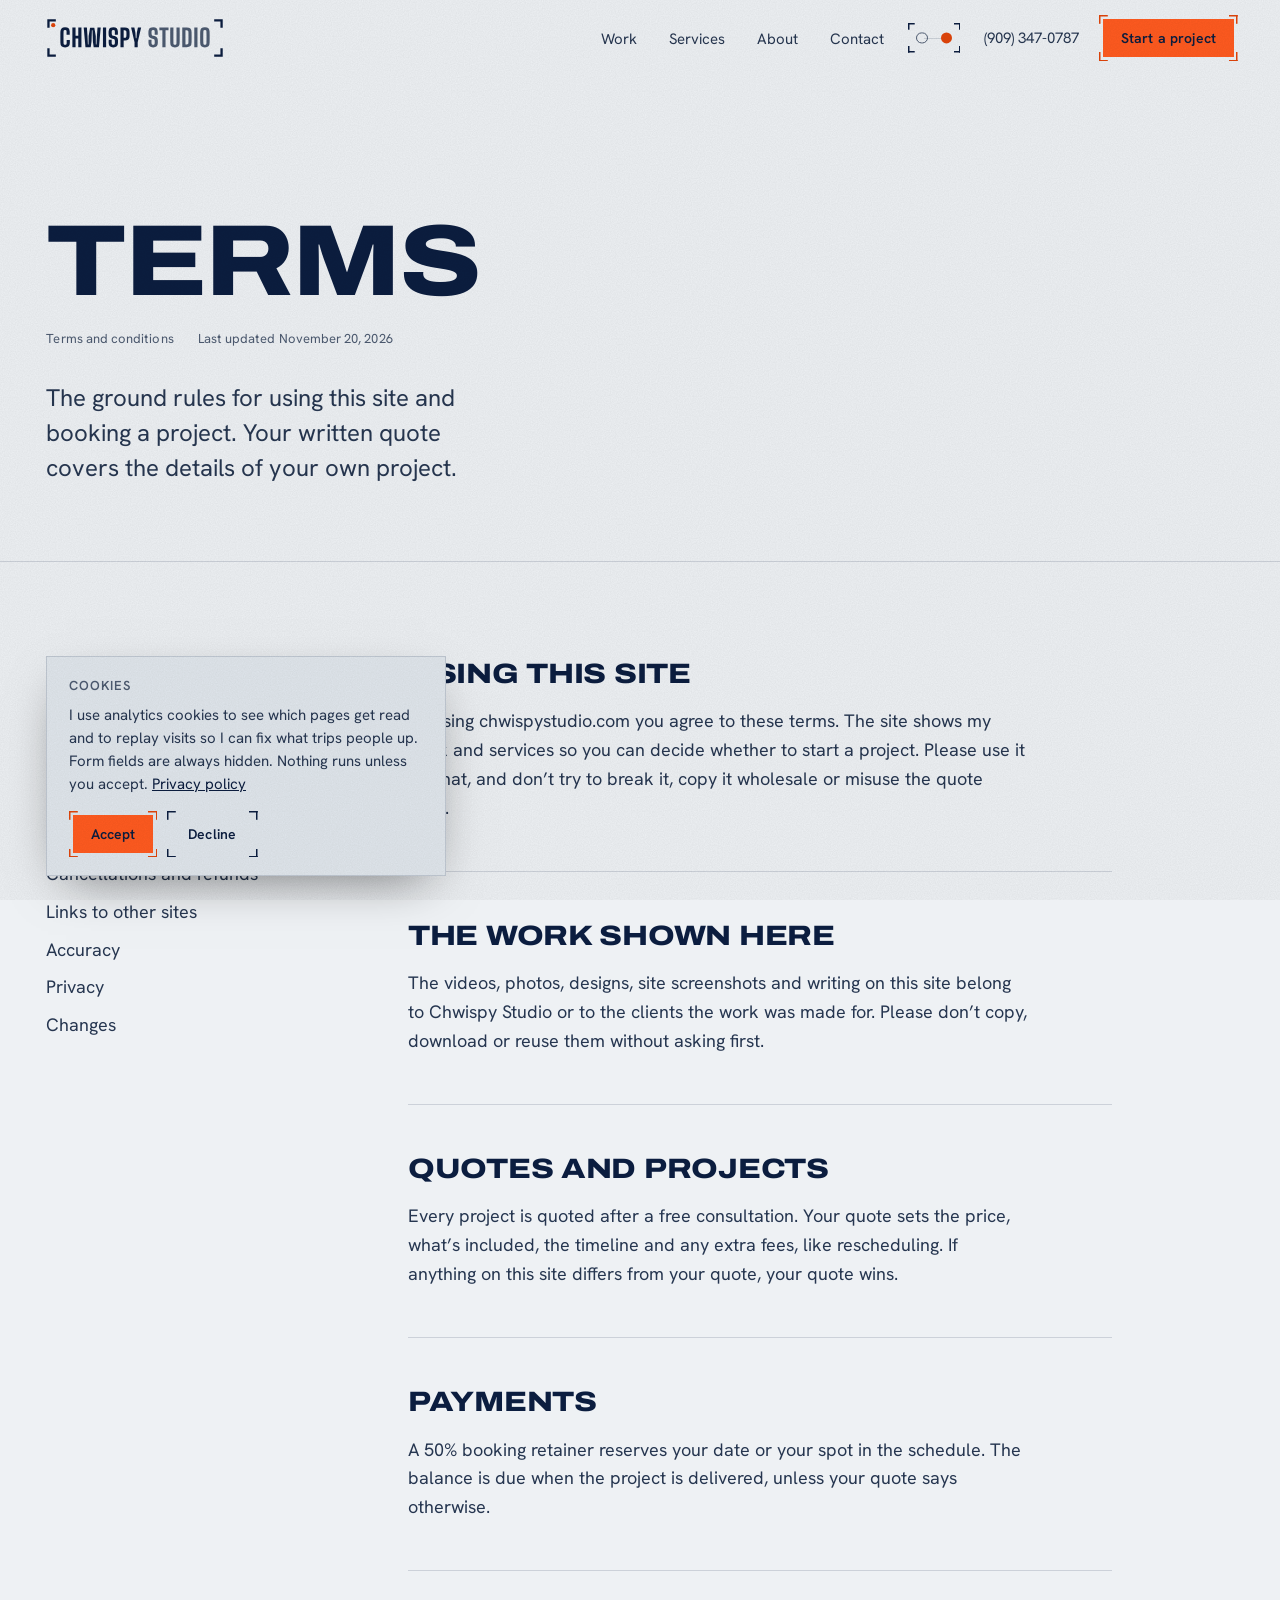
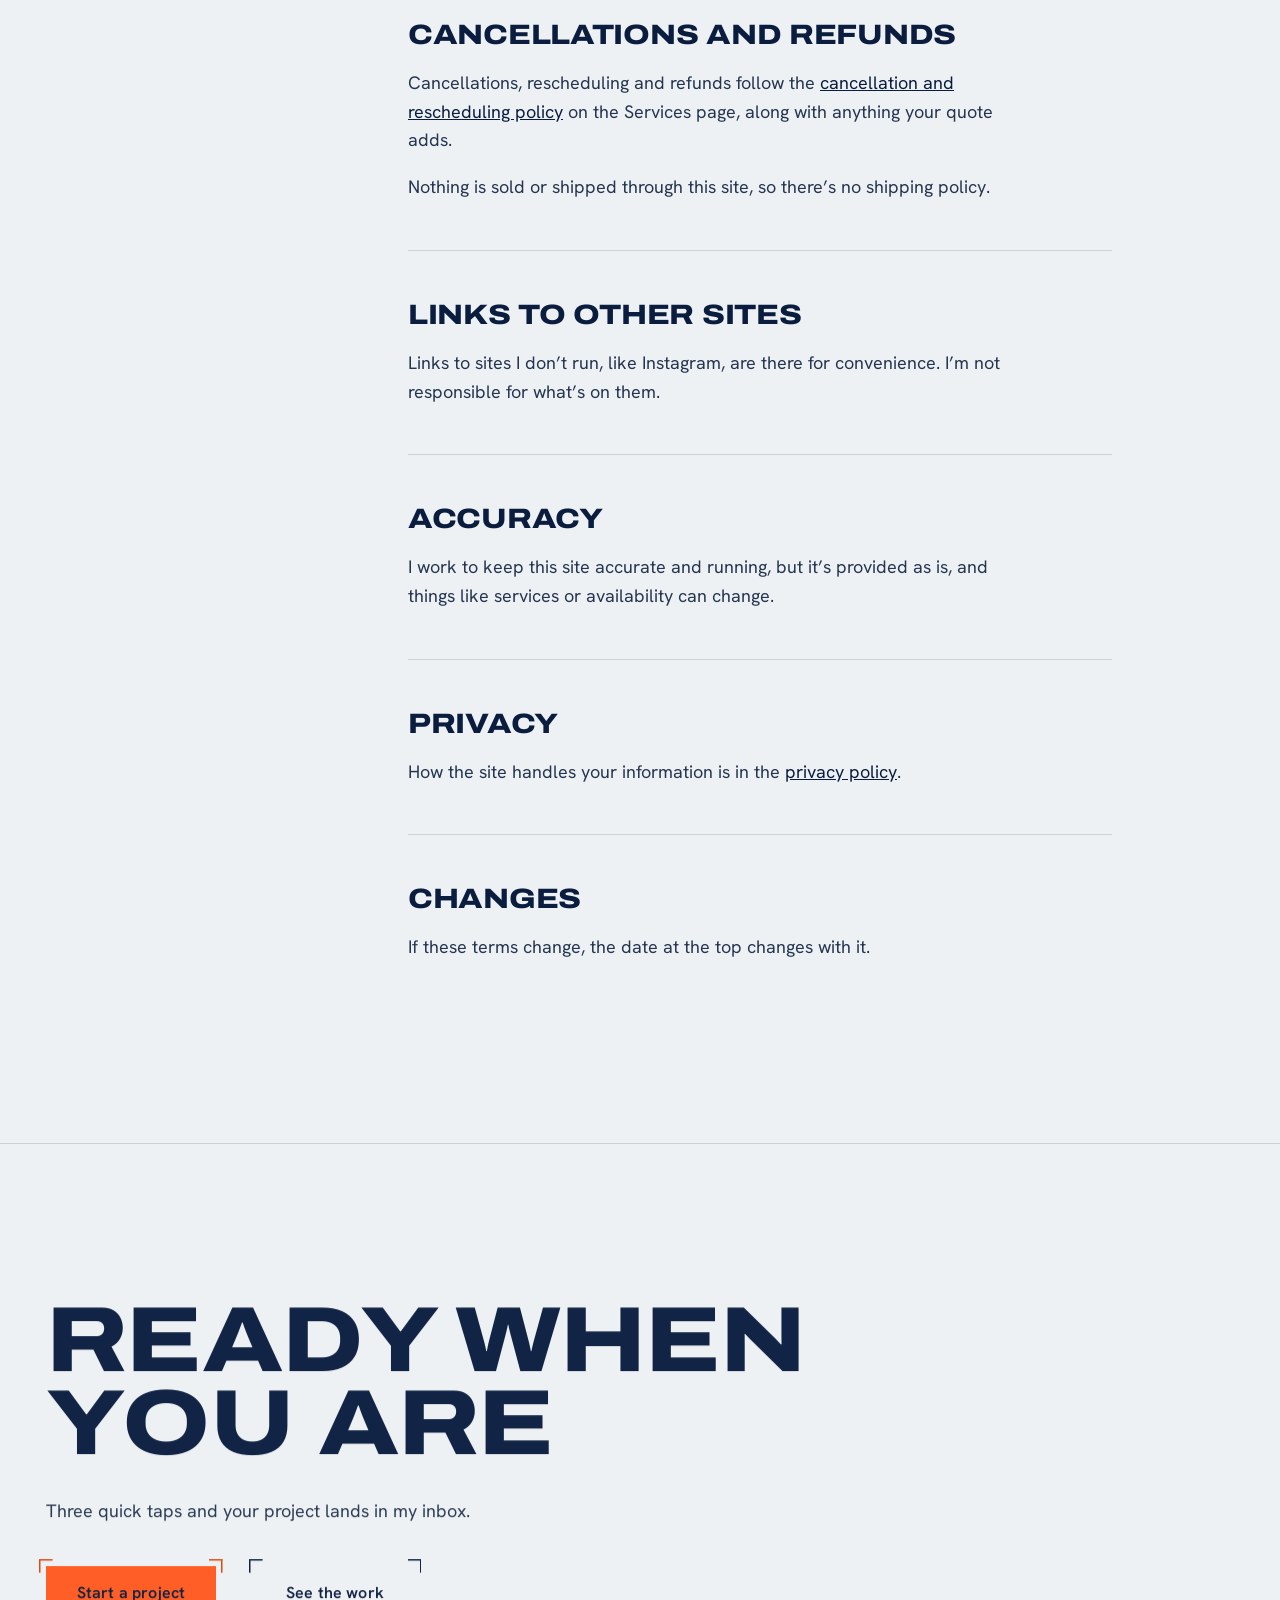
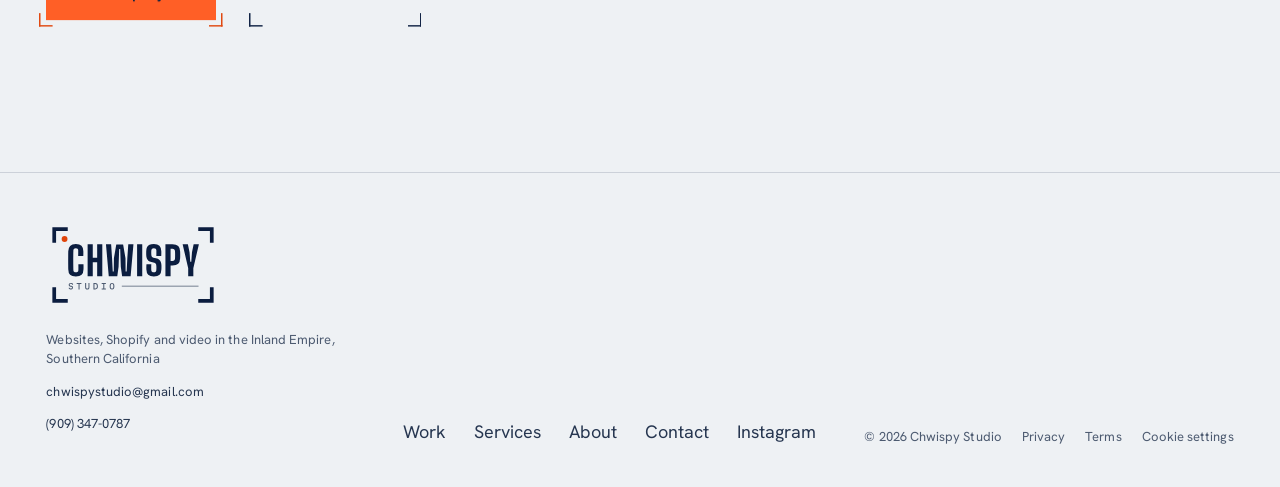
<file: terms.html>
<!doctype html>
<html lang="en">
<head>
  <meta charset="utf-8">
  <meta name="viewport" content="width=device-width, initial-scale=1">
  <title>Terms &amp; Conditions | Chwispy Studio</title>
  <meta name="description" content="The terms for using chwispystudio.com and booking Chwispy Studio: quotes, payments, cancellations and refunds, and the work shown on the site.">
  <meta name="theme-color" content="#0c0c0e">

  <meta property="og:type" content="website">
  <meta property="og:site_name" content="Chwispy Studio">
  <meta property="og:title" content="Terms &amp; Conditions | Chwispy Studio">
  <meta property="og:description" content="The terms for using chwispystudio.com and booking Chwispy Studio: quotes, payments, cancellations and refunds, and the work shown on the site.">
  <link rel="canonical" href="https://chwispystudio.com/terms.html">
  <meta property="og:url" content="https://chwispystudio.com/terms.html">
  <meta property="og:image" content="https://chwispystudio.com/assets/img/og-share.jpg">
  <meta property="og:image:width" content="1200">
  <meta property="og:image:height" content="630">
  <meta property="og:image:alt" content="Chwispy Studio: websites, Shopify stores and video in the Inland Empire, Southern California">
  <meta name="twitter:card" content="summary_large_image">

  <script>/* Pick the colour mode before the page paints: the visitor's saved choice, else their system setting. */
  (function(){var t;try{t=localStorage.getItem("cs-theme")}catch(e){}if(t!=="light"&&t!=="dark"){t=window.matchMedia&&matchMedia("(prefers-color-scheme: light)").matches?"light":"dark"}document.documentElement.setAttribute("data-theme",t)})();</script>
  <script>/* Animations: hide the pieces js/motion.js animates in, unless the visitor asked for reduced motion. If it never loads, show everything. */
  (function(){var d=document.documentElement;if(window.matchMedia&&matchMedia("(prefers-reduced-motion: reduce)").matches)return;d.classList.add("motion");setTimeout(function(){if(!d.classList.contains("motion-on"))d.classList.remove("motion")},2500)})();</script>
  <link rel="icon" href="assets/icons/favicon.ico" sizes="any">
  <link rel="icon" href="assets/icons/favicon.svg" type="image/svg+xml" data-favicon>
  <link rel="apple-touch-icon" href="assets/icons/apple-touch-icon.png">
  <link rel="preconnect" href="https://fonts.googleapis.com">
  <link rel="preconnect" href="https://fonts.gstatic.com" crossorigin>
  <link rel="stylesheet" href="https://fonts.googleapis.com/css2?family=Archivo:wdth,wght@100..125,500..800&family=Hanken+Grotesk:wght@400;500;600&family=Mrs+Saint+Delafield&display=swap">
  <link rel="stylesheet" href="css/style.css?v=20261126g">
  <script src="js/posthog.js?v=20261120b"></script>
  <script src="js/consent.js?v=20261120b" defer></script>
</head>
<body>
  <a class="skip-link" href="#main">Skip to content</a>
  <div class="grain" aria-hidden="true"></div>

  <!-- ===== HEADER (same on every page; update aria-current per page) ===== -->
  <header class="site-header">
    <div class="wrap">
      <a class="wordmark" href="index.html"><img class="logo-dark" src="assets/logo/chwispy-studio-horizontal.svg" alt="Chwispy Studio" width="543" height="122"><img class="logo-light" src="assets/logo/chwispy-studio-horizontal-light.svg" alt="Chwispy Studio" width="543" height="122"></a>
      <nav aria-label="Main">
        <ul class="nav-links">
          <li><a href="work.html">Work</a></li>
          <li><a href="services.html">Services</a></li>
          <li><a href="about.html">About</a></li>
          <li><a href="contact.html">Contact</a></li>
        </ul>
      </nav>
      <button class="mode-switch mode-switch--header" type="button" role="switch" aria-checked="false" data-theme-toggle title="Switch to light mode"><span class="visually-hidden">Light mode</span><span class="mode-dot" aria-hidden="true"></span></button>
      <a class="header-phone" href="tel:+19093470787">(909) 347-0787</a>
      <a class="btn btn-primary btn-small header-cta" href="contact.html#start">Start a project</a>
      <button class="menu-toggle" type="button" aria-expanded="false" aria-controls="menu" aria-label="Open menu"><span></span></button>
    </div>
  </header>
  <div class="menu-overlay" id="menu">
    <nav aria-label="Mobile">
      <ul>
        <li><a href="work.html">Work</a></li>
        <li><a href="services.html">Services</a></li>
        <li><a href="about.html">About</a></li>
        <li><a href="contact.html">Contact</a></li>
      </ul>
    </nav>
    <a class="btn btn-primary btn-large" href="contact.html#start">Start a project</a>
    <div class="menu-mode"><span aria-hidden="true">Light mode</span><button class="mode-switch" type="button" role="switch" aria-checked="false" data-theme-toggle title="Switch to light mode"><span class="visually-hidden">Light mode</span><span class="mode-dot" aria-hidden="true"></span></button></div>
    <p class="mono meta"><a href="tel:+19093470787">Call or text (909) 347-0787</a></p>
    <p class="mono meta menu-ig">@chwispystudio on Instagram</p>
  </div>

  <main id="main">
    <section class="page-hero page-hero--legal page-hero--short">
      <div class="wrap">
        <div class="mono-row"><span class="mono">Terms and conditions</span><span class="mono">Last updated November 20, 2026</span></div>
        <h1>Terms</h1>
        <p class="lede">The ground rules for using this site and booking a project. Your written quote covers the details of your own project.</p>
      </div>
    </section>

    <section class="legal-section">
      <div class="wrap legal">
        <nav class="legal-index" aria-label="On this page">
          <p class="mono">On this page</p>
          <ol>
            <li><a href="#site">Using this site</a></li>
            <li><a href="#work">The work shown here</a></li>
            <li><a href="#quotes">Quotes and projects</a></li>
            <li><a href="#payments">Payments</a></li>
            <li><a href="#refunds">Cancellations and refunds</a></li>
            <li><a href="#links">Links to other sites</a></li>
            <li><a href="#as-is">Accuracy</a></li>
            <li><a href="#privacy">Privacy</a></li>
            <li><a href="#changes">Changes</a></li>
          </ol>
        </nav>
        <div class="legal-body">
          <section aria-labelledby="site">
            <h2 id="site">Using this site</h2>
            <p>By using chwispystudio.com you agree to these terms. The site shows my work and services so you can decide whether to start a project. Please use it for that, and don&rsquo;t try to break it, copy it wholesale or misuse the quote form.</p>
          </section>

          <section aria-labelledby="work">
            <h2 id="work">The work shown here</h2>
            <p>The videos, photos, designs, site screenshots and writing on this site belong to Chwispy Studio or to the clients the work was made for. Please don&rsquo;t copy, download or reuse them without asking first.</p>
          </section>

          <section aria-labelledby="quotes">
            <h2 id="quotes">Quotes and projects</h2>
            <p>Every project is quoted after a free consultation. Your quote sets the price, what&rsquo;s included, the timeline and any extra fees, like rescheduling. If anything on this site differs from your quote, your quote wins.</p>
          </section>

          <section aria-labelledby="payments">
            <h2 id="payments">Payments</h2>
            <p>A 50% booking retainer reserves your date or your spot in the schedule. The balance is due when the project is delivered, unless your quote says otherwise.</p>
          </section>

          <section aria-labelledby="refunds">
            <h2 id="refunds">Cancellations and refunds</h2>
            <p>Cancellations, rescheduling and refunds follow the <a href="services.html#cancellation">cancellation and rescheduling policy</a> on the Services page, along with anything your quote adds.</p>
            <p>Nothing is sold or shipped through this site, so there&rsquo;s no shipping policy.</p>
          </section>

          <section aria-labelledby="links">
            <h2 id="links">Links to other sites</h2>
            <p>Links to sites I don&rsquo;t run, like Instagram, are there for convenience. I&rsquo;m not responsible for what&rsquo;s on them.</p>
          </section>

          <section aria-labelledby="as-is">
            <h2 id="as-is">Accuracy</h2>
            <p>I work to keep this site accurate and running, but it&rsquo;s provided as is, and things like services or availability can change.</p>
          </section>

          <section aria-labelledby="privacy">
            <h2 id="privacy">Privacy</h2>
            <p>How the site handles your information is in the <a href="privacy.html">privacy policy</a>.</p>
          </section>

          <section aria-labelledby="changes">
            <h2 id="changes">Changes</h2>
            <p>If these terms change, the date at the top changes with it.</p>
          </section>
        </div>
      </div>
    </section>

    <!-- ===== CLOSING CTA: every page ends with a next step ===== -->
    <section class="closer" aria-labelledby="closer-title">
      <div class="wrap" data-reveal>
        <h2 id="closer-title">Ready when you are</h2>
        <p>Three quick taps and your project lands in my inbox.</p>
        <div class="hero-actions">
          <a class="btn btn-primary btn-large" href="contact.html#start">Start a project</a>
          <a class="btn btn-ghost btn-large" href="work.html">See the work</a>
        </div>
      </div>
    </section>
  </main>

  <!-- ===== FOOTER (same on every page) ===== -->
  <footer class="site-footer">
    <div class="wrap">
      <div>
        <a class="wordmark wordmark-footer" href="index.html"><img class="logo-dark" src="assets/logo/chwispy-studio-stacked.svg" alt="Chwispy Studio" width="656" height="332" loading="lazy"><img class="logo-light" src="assets/logo/chwispy-studio-stacked-light.svg" alt="Chwispy Studio" width="656" height="332" loading="lazy"></a>
        <p class="mono" style="margin-top:.75rem">Websites, Shopify and video in the Inland Empire, Southern California</p>
        <p class="mono footer-email"><a href="contact.html#start" data-email="chwispystudio" data-email-host="gmail.com">Email me</a></p>
        <p class="mono footer-phone"><a href="tel:+19093470787">(909) 347-0787</a></p>
      </div>
      <nav aria-label="Footer">
        <ul>
          <li><a href="work.html">Work</a></li>
          <li><a href="services.html">Services</a></li>
          <li><a href="about.html">About</a></li>
          <li><a href="contact.html">Contact</a></li>
          <li><a href="https://www.instagram.com/chwispystudio/" rel="me noopener" target="_blank">Instagram</a></li>
        </ul>
      </nav>
      <p class="mono footer-legal"><span>&copy; <span data-year>2026</span> Chwispy Studio</span><a href="privacy.html">Privacy</a><a href="terms.html">Terms</a><button type="button" data-cookie-settings>Cookie settings</button></p>
    </div>
  </footer>

  <script src="js/vendor/anime.umd.min.js?v=4.5.0" defer></script>
  <script src="js/motion.js?v=20261126a" defer></script>
  <script src="js/bold.js?v=20261126a" defer></script>
  <script src="js/main.js" defer></script>
</body>
</html>
</file>
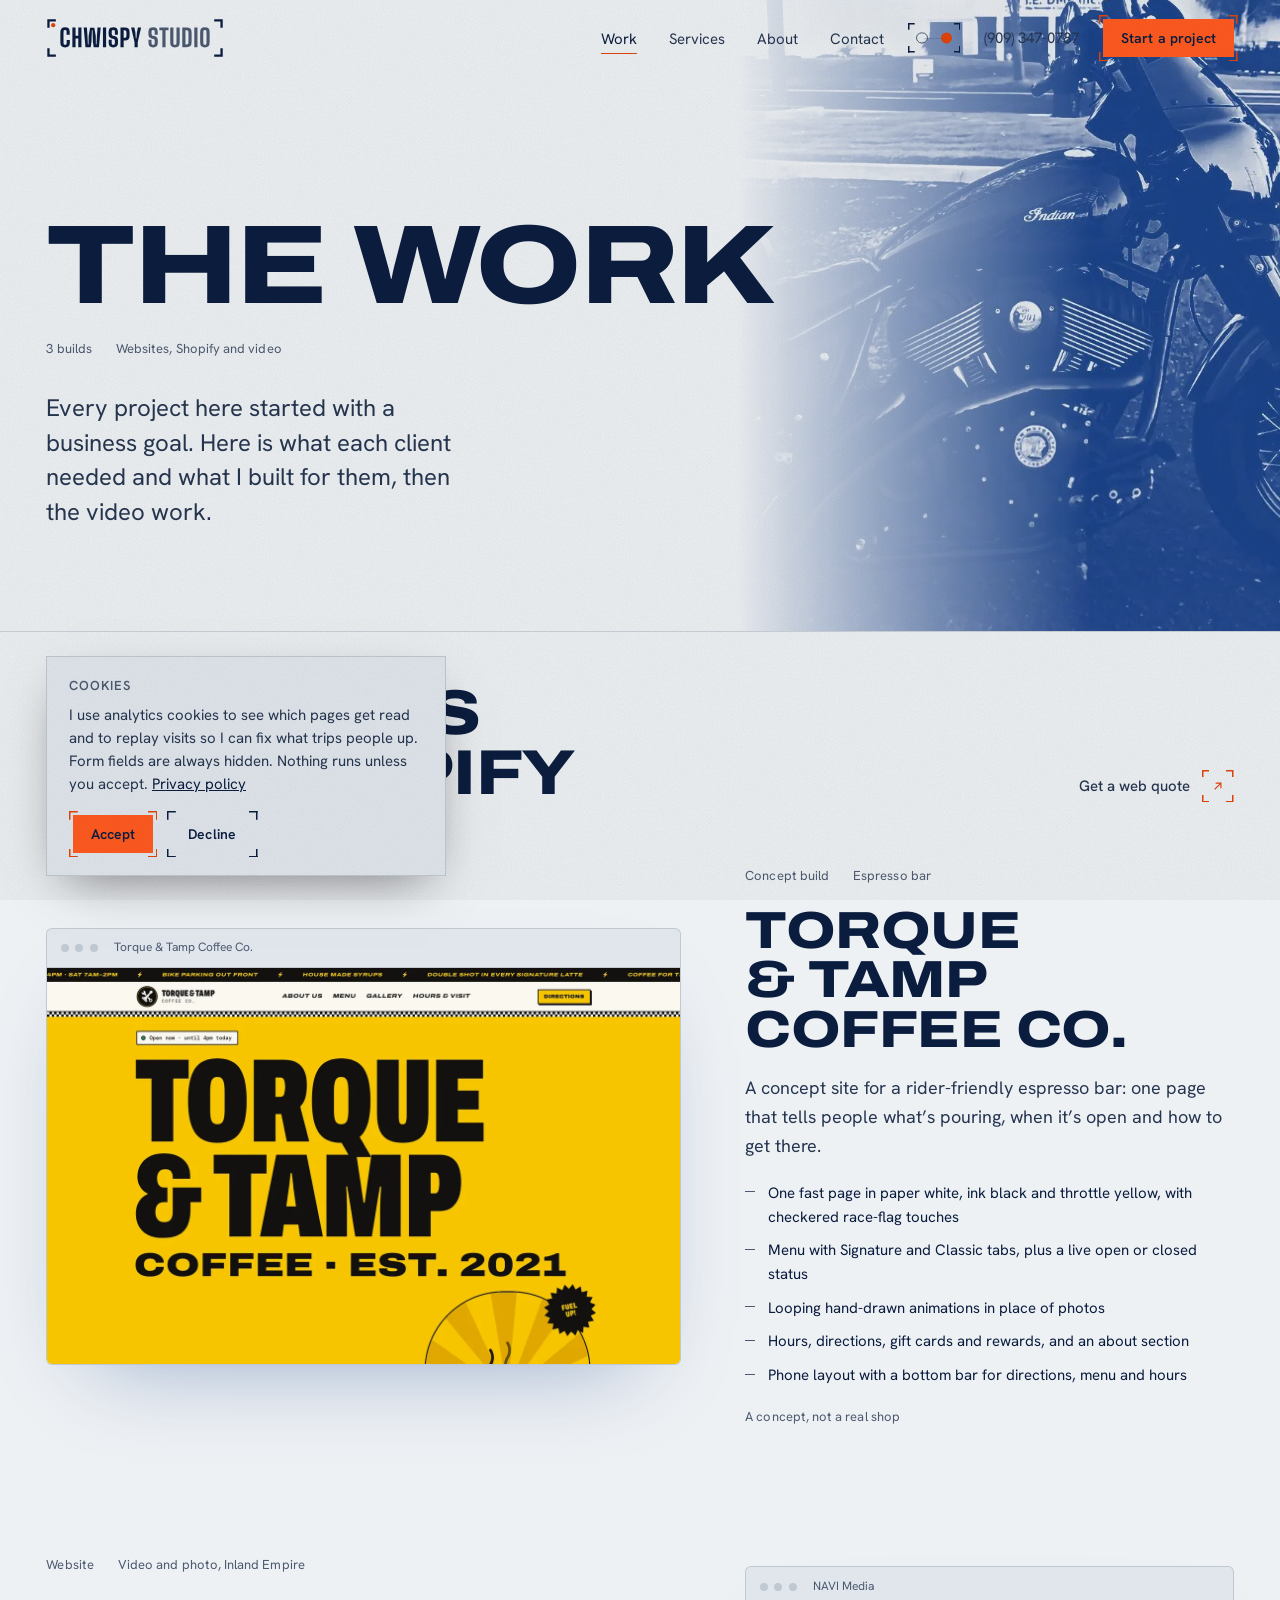
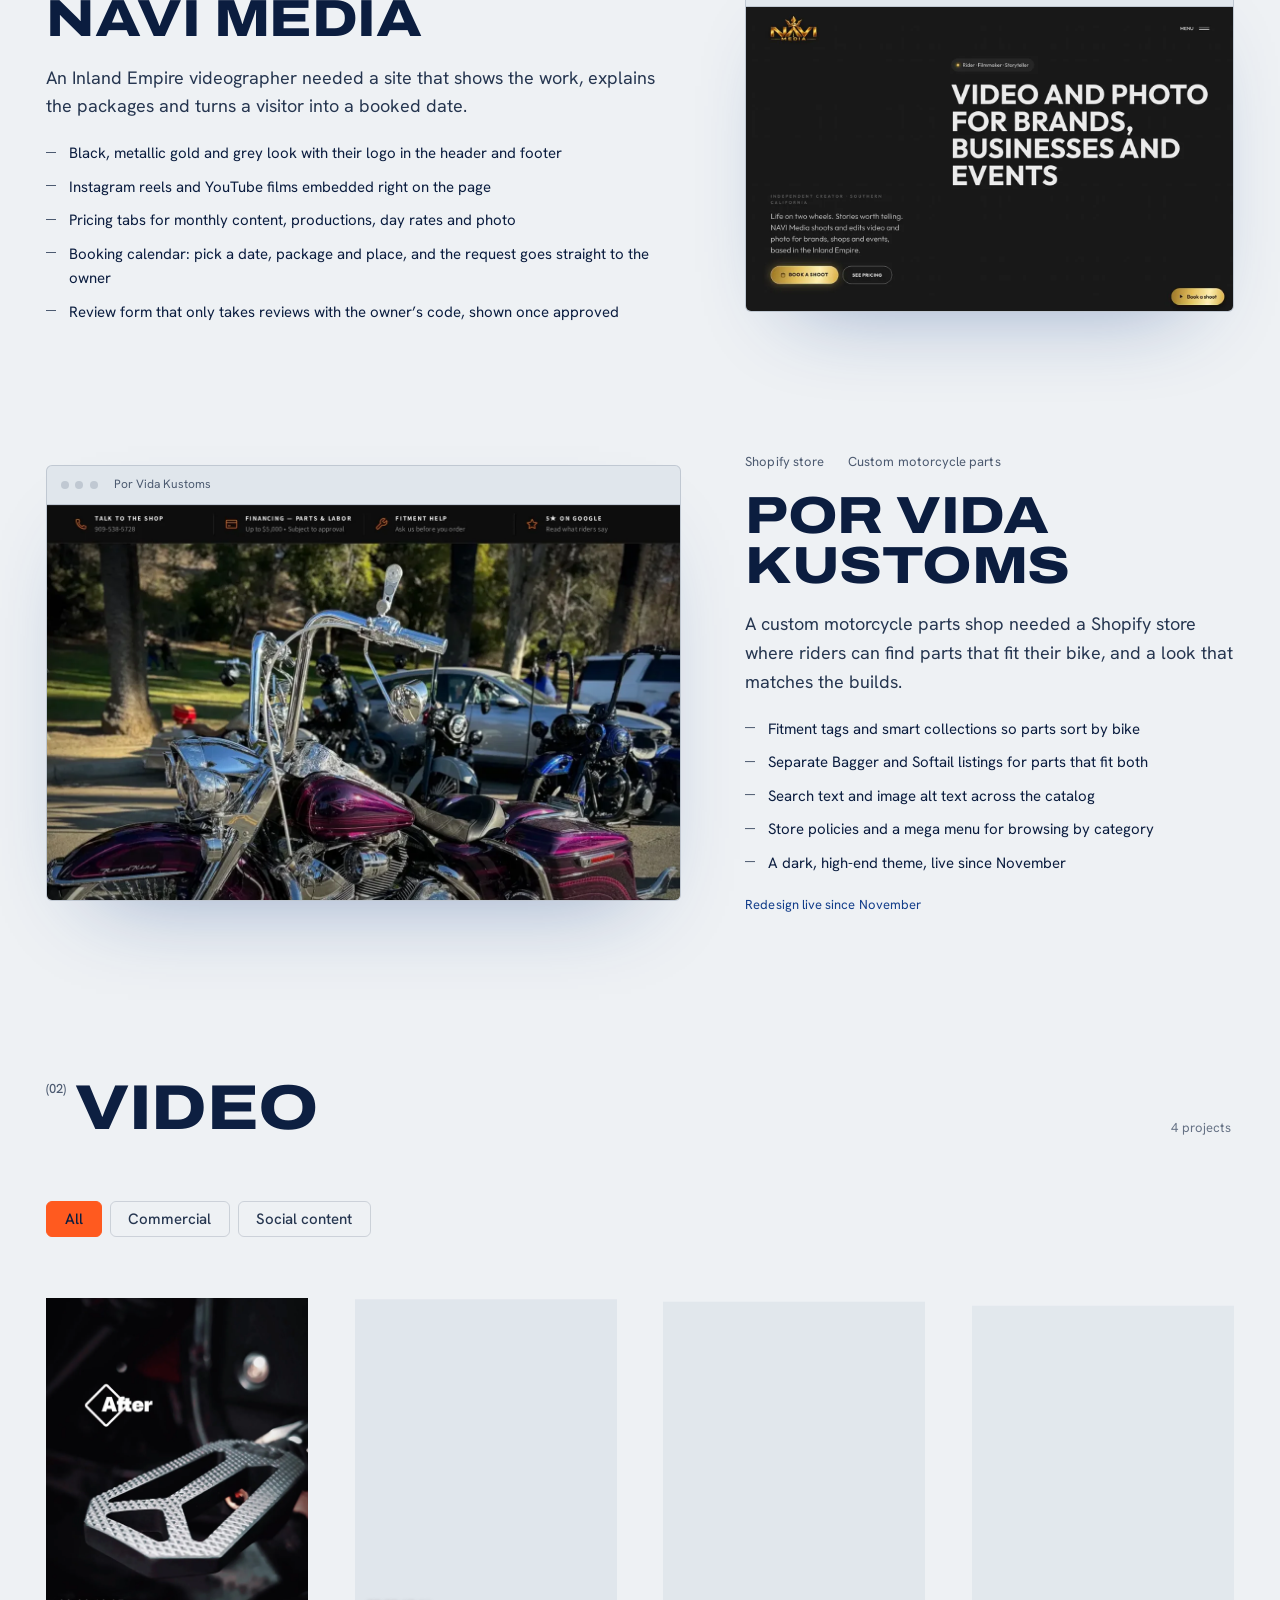
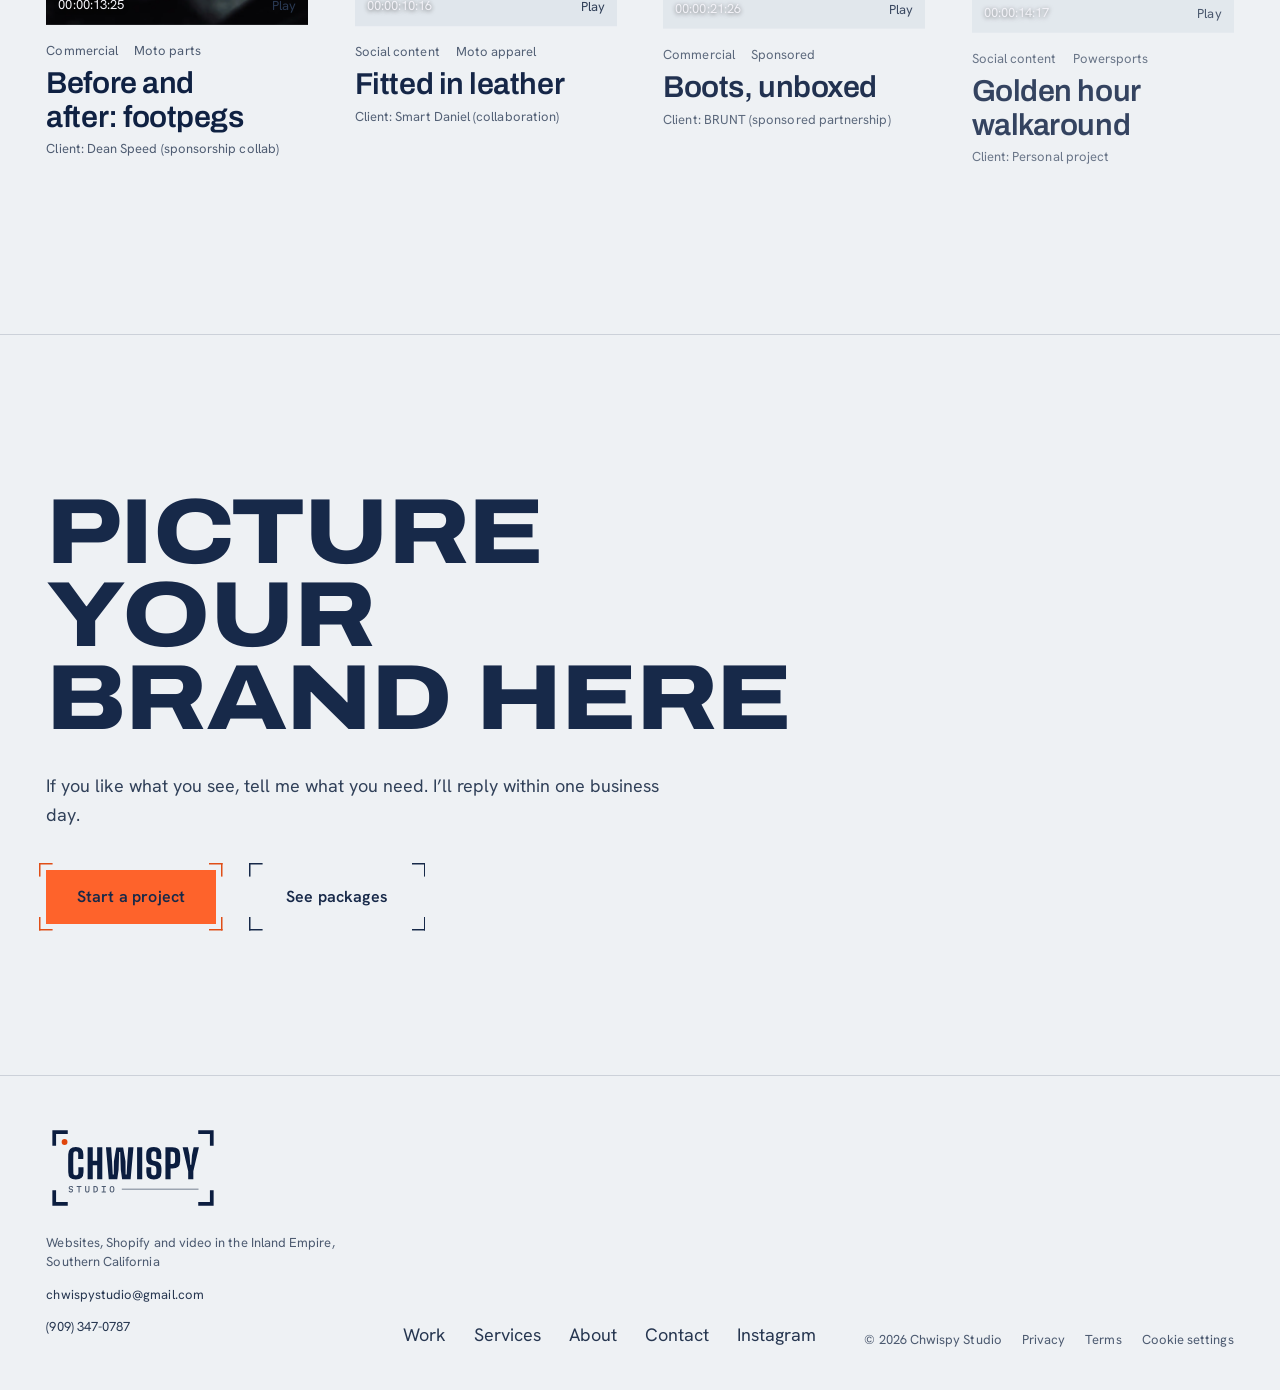
<file: work.html>
<!doctype html>
<html lang="en">
<head>
  <meta charset="utf-8">
  <meta name="viewport" content="width=device-width, initial-scale=1">
  <title>Work | Chwispy Studio, Websites, Shopify and Video</title>
  <meta name="description" content="Website and Shopify builds for Torque &amp; Tamp Coffee Co., NAVI Media and Por Vida Kustoms, plus commercials and social content for brands across Southern California.">
  <meta name="theme-color" content="#0c0c0e">

  <meta property="og:type" content="website">
  <meta property="og:site_name" content="Chwispy Studio">
  <meta property="og:title" content="Work | Chwispy Studio, Websites, Shopify and Video">
  <meta property="og:description" content="Website and Shopify builds, plus commercials and social content for brands across Southern California.">
  <link rel="canonical" href="https://chwispystudio.com/work.html">
  <meta property="og:url" content="https://chwispystudio.com/work.html">
  <meta property="og:image" content="https://chwispystudio.com/assets/img/og-share.jpg">
  <meta property="og:image:width" content="1200">
  <meta property="og:image:height" content="630">
  <meta property="og:image:alt" content="Chwispy Studio: websites, Shopify stores and video in the Inland Empire, Southern California">
  <meta name="twitter:card" content="summary_large_image">

  <script>/* Pick the colour mode before the page paints: the visitor's saved choice, else their system setting. */
  (function(){var t;try{t=localStorage.getItem("cs-theme")}catch(e){}if(t!=="light"&&t!=="dark"){t=window.matchMedia&&matchMedia("(prefers-color-scheme: light)").matches?"light":"dark"}document.documentElement.setAttribute("data-theme",t)})();</script>
  <script>/* Animations: hide the pieces js/motion.js animates in, unless the visitor asked for reduced motion. If it never loads, show everything. */
  (function(){var d=document.documentElement;if(window.matchMedia&&matchMedia("(prefers-reduced-motion: reduce)").matches)return;d.classList.add("motion");setTimeout(function(){if(!d.classList.contains("motion-on"))d.classList.remove("motion")},2500)})();</script>
  <link rel="icon" href="assets/icons/favicon.ico" sizes="any">
  <link rel="icon" href="assets/icons/favicon.svg" type="image/svg+xml" data-favicon>
  <link rel="apple-touch-icon" href="assets/icons/apple-touch-icon.png">
  <link rel="preconnect" href="https://fonts.googleapis.com">
  <link rel="preconnect" href="https://fonts.gstatic.com" crossorigin>
  <link rel="stylesheet" href="https://fonts.googleapis.com/css2?family=Archivo:wdth,wght@100..125,500..800&family=Hanken+Grotesk:wght@400;500;600&family=Mrs+Saint+Delafield&display=swap">
  <link rel="stylesheet" href="css/style.css?v=20261126g">
  <script src="js/posthog.js?v=20261120b"></script>
  <script src="js/consent.js?v=20261120b" defer></script>
</head>
<body>
  <a class="skip-link" href="#main">Skip to content</a>
  <div class="grain" aria-hidden="true"></div>

  <!-- ===== HEADER (same on every page; update aria-current per page) ===== -->
  <header class="site-header">
    <div class="wrap">
      <a class="wordmark" href="index.html"><img class="logo-dark" src="assets/logo/chwispy-studio-horizontal.svg" alt="Chwispy Studio" width="543" height="122"><img class="logo-light" src="assets/logo/chwispy-studio-horizontal-light.svg" alt="Chwispy Studio" width="543" height="122"></a>
      <nav aria-label="Main">
        <ul class="nav-links">
          <li><a href="work.html" aria-current="page">Work</a></li>
          <li><a href="services.html">Services</a></li>
          <li><a href="about.html">About</a></li>
          <li><a href="contact.html">Contact</a></li>
        </ul>
      </nav>
      <button class="mode-switch mode-switch--header" type="button" role="switch" aria-checked="false" data-theme-toggle title="Switch to light mode"><span class="visually-hidden">Light mode</span><span class="mode-dot" aria-hidden="true"></span></button>
      <a class="header-phone" href="tel:+19093470787">(909) 347-0787</a>
      <a class="btn btn-primary btn-small header-cta" href="contact.html#start">Start a project</a>
      <button class="menu-toggle" type="button" aria-expanded="false" aria-controls="menu" aria-label="Open menu"><span></span></button>
    </div>
  </header>
  <div class="menu-overlay" id="menu">
    <nav aria-label="Mobile">
      <ul>
        <li><a href="work.html" aria-current="page">Work</a></li>
        <li><a href="services.html">Services</a></li>
        <li><a href="about.html">About</a></li>
        <li><a href="contact.html">Contact</a></li>
      </ul>
    </nav>
    <a class="btn btn-primary btn-large" href="contact.html#start">Start a project</a>
    <div class="menu-mode"><span aria-hidden="true">Light mode</span><button class="mode-switch" type="button" role="switch" aria-checked="false" data-theme-toggle title="Switch to light mode"><span class="visually-hidden">Light mode</span><span class="mode-dot" aria-hidden="true"></span></button></div>
    <p class="mono meta"><a href="tel:+19093470787">Call or text (909) 347-0787</a></p>
    <p class="mono meta menu-ig">@chwispystudio on Instagram</p>
  </div>

  <main id="main">
    <section class="page-hero page-hero--work">
      <div class="wrap">
        <div class="mono-row"><span class="mono">3 builds</span><span class="mono">Websites, Shopify and video</span></div>
        <h1>The work</h1>
        <p class="lede">Every project here started with a business goal. Here is what each client needed and what I built for them, then the video work.</p>
      </div>
    </section>

    <!-- ===== WEB + SHOPIFY CASE STUDIES =====
         Screenshots: assets/img/web/ (1280x800 from the live sites). The second image shows on hover.
         Por Vida: shots from the live store, cropped to leave out their logo (not Chwispy work). -->
    <section class="section" id="web" aria-labelledby="web-title" style="padding-top:clamp(2rem,4vw,3.5rem)">
      <div class="wrap">
        <div class="section-head" data-reveal>
          <h2 id="web-title"><span class="tag" aria-hidden="true">(01)</span>Websites and Shopify</h2>
          <a class="text-link" href="contact.html?type=Website#start">Get a web quote <span class="arrow" aria-hidden="true"></span></a>
        </div>
        <div class="builds">

          <article class="build" id="torque-tamp" data-reveal>
            <div class="browser-link">
              <div class="browser">
                <div class="browser-bar" aria-hidden="true"><i></i><i></i><i></i><span>Torque &amp; Tamp Coffee Co.</span></div>
                <div class="browser-shot">
                  <img src="assets/img/web/torque-tamp-home.webp" alt="Torque &amp; Tamp Coffee Co. home section: giant black type on a yellow hero with a checkered race-flag edge" width="1280" height="800" loading="lazy" decoding="async">
                  <img src="assets/img/web/torque-tamp-menu.webp" alt="Torque &amp; Tamp Coffee Co. menu section with Signature and Classic tabs and colored drink cards" width="1280" height="800" loading="lazy" decoding="async">
                </div>
              </div>
            </div>
            <div class="build-copy">
              <div class="mono-row"><span class="mono">Concept build</span><span class="mono">Espresso bar</span></div>
              <h3>Torque &amp; Tamp Coffee Co.</h3>
              <p class="ask">A concept site for a rider-friendly espresso bar: one page that tells people what&rsquo;s pouring, when it&rsquo;s open and how to get there.</p>
              <ul class="includes">
                <li>One fast page in paper white, ink black and throttle yellow, with checkered race-flag touches</li>
                <li>Menu with Signature and Classic tabs, plus a live open or closed status</li>
                <li>Looping hand-drawn animations in place of photos</li>
                <li>Hours, directions, gift cards and rewards, and an about section</li>
                <li>Phone layout with a bottom bar for directions, menu and hours</li>
              </ul>
              <div class="build-links">
                <span class="mono">A concept, not a real shop</span>
              </div>
            </div>
          </article>

          <article class="build" id="navi-media" data-reveal>
            <div class="browser-link">
              <div class="browser">
                <div class="browser-bar" aria-hidden="true"><i></i><i></i><i></i><span>NAVI Media</span></div>
                <div class="browser-shot">
                  <img src="assets/img/web/navi-media-home.webp" alt="NAVI Media home section: black and gold hero for a video and photo studio" width="1280" height="800" loading="lazy" decoding="async">
                  <img src="assets/img/web/navi-media-booking.webp" alt="NAVI Media booking section with a date calendar and booking summary" width="1280" height="800" loading="lazy" decoding="async">
                </div>
              </div>
            </div>
            <div class="build-copy">
              <div class="mono-row"><span class="mono">Website</span><span class="mono">Video and photo, Inland Empire</span></div>
              <h3>NAVI Media</h3>
              <p class="ask">An Inland Empire videographer needed a site that shows the work, explains the packages and turns a visitor into a booked date.</p>
              <ul class="includes">
                <li>Black, metallic gold and grey look with their logo in the header and footer</li>
                <li>Instagram reels and YouTube films embedded right on the page</li>
                <li>Pricing tabs for monthly content, productions, day rates and photo</li>
                <li>Booking calendar: pick a date, package and place, and the request goes straight to the owner</li>
                <li>Review form that only takes reviews with the owner&rsquo;s code, shown once approved</li>
              </ul>
            </div>
          </article>

          <article class="build" id="por-vida" data-reveal>
            <div class="browser-link">
              <div class="browser">
                <div class="browser-bar" aria-hidden="true"><i></i><i></i><i></i><span>Por Vida Kustoms</span></div>
                <div class="browser-shot">
                  <img src="assets/img/web/por-vida-home.webp" alt="Por Vida Kustom Cycles store: rider help bar over a photo of a purple custom Road King" width="1280" height="800" loading="lazy" decoding="async">
                  <img src="assets/img/web/por-vida-shop.webp" alt="Por Vida Kustom Cycles store: Shop by bike tiles for Street Glide, Road Glide, Road King and Softail" width="1280" height="800" loading="lazy" decoding="async">
                </div>
              </div>
            </div>
            <div class="build-copy">
              <div class="mono-row"><span class="mono">Shopify store</span><span class="mono">Custom motorcycle parts</span></div>
              <h3>Por Vida Kustoms</h3>
              <p class="ask">A custom motorcycle parts shop needed a Shopify store where riders can find parts that fit their bike, and a look that matches the builds.</p>
              <ul class="includes">
                <li>Fitment tags and smart collections so parts sort by bike</li>
                <li>Separate Bagger and Softail listings for parts that fit both</li>
                <li>Search text and image alt text across the catalog</li>
                <li>Store policies and a mega menu for browsing by category</li>
                <li>A dark, high-end theme, live since November</li>
              </ul>
              <div class="build-links">
                <span class="mono build-status">Redesign live since November</span>
              </div>
            </div>
          </article>

        </div>
      </div>
    </section>

    <!-- ===== VIDEO WORK ===== -->
    <section class="section section-tight" id="video" aria-labelledby="video-title">
      <div class="wrap">
        <div class="section-head" data-reveal>
          <h2 id="video-title"><span class="tag" aria-hidden="true">(02)</span>Video</h2>
          <span class="mono" data-count>4 projects</span>
        </div>
        <!-- Filters: data-filter must match each card's data-type -->
        <div class="filters" role="group" aria-label="Filter projects by type">
          <button class="filter" type="button" data-filter="all" aria-pressed="true">All</button>
          <button class="filter" type="button" data-filter="commercial" aria-pressed="false">Commercial</button>
          <button class="filter" type="button" data-filter="social" aria-pressed="false">Social content</button>
        </div>

        <!-- PROJECTS: copy an <article> to add one. Images: assets/img/project-NN.webp (1600x900).
             data-preview: 3–6s silent MP4, ~720p, under 1MB. data-embed: Vimeo/YouTube player URL (data-video plays until it's set).
             To add a filter, add a .filter button whose data-filter matches the cards' data-type
             (brand-film, events, music). -->
        <div class="work-grid" aria-live="polite">
          <article class="card card--vertical" data-type="commercial" data-type-label="Commercial"
            data-title="Before and after: footpegs"
            data-client="Dean Speed (sponsorship collab)"
            data-industry="Motorcycle parts"
            data-role="Director, shooter, editor"
            data-duration="00:00:13:25"
            data-breakdown="A sponsorship collab with Dean Speed: stock pegs out, their machined footpegs in, cut as a hard before-and-after so the upgrade sells itself in under 15 seconds."
            data-orientation="vertical"
            data-video="assets/video/full/dean-speed-pegs.mp4"
            data-poster="assets/img/dean-speed-pegs.webp"
            data-embed="https://player.vimeo.com/video/REPLACE_VIMEO_ID"
            data-preview="assets/video/previews/dean-speed-pegs.mp4">
            <button class="card-button" type="button">
              <div class="card-media">
                <img src="assets/img/dean-speed-pegs.webp" alt="Machined silver Dean Speed footpeg on a motorcycle in low light" width="720" height="1280" loading="lazy" decoding="async">
                <span class="card-tc mono">00:00:13:25</span>
                <span class="card-play mono" aria-hidden="true">Play</span>
              </div>
              <div class="card-body">
                <div class="mono-row"><span class="mono">Commercial</span><span class="mono">Moto parts</span></div>
                <h3>Before and after: footpegs</h3>
                <p class="mono">Client: Dean Speed (sponsorship collab)</p>
              </div>
            </button>
          </article>
          <article class="card card--vertical" data-type="social" data-type-label="Social content"
            data-title="Fitted in leather"
            data-client="Smart Daniel (collaboration)"
            data-industry="Motorcycle apparel"
            data-role="Director, shooter, editor"
            data-duration="00:00:10:16"
            data-breakdown="A collaboration with Smart Daniel: two riders fitted into their leather vests, straight onto the bike, closing on the label. Cut vertical for Instagram."
            data-orientation="vertical"
            data-video="assets/video/full/vest-fitting.mp4"
            data-poster="assets/img/vest-fitting.webp"
            data-embed="https://player.vimeo.com/video/REPLACE_VIMEO_ID"
            data-preview="assets/video/previews/vest-fitting.mp4">
            <button class="card-button" type="button">
              <div class="card-media">
                <img src="assets/img/vest-fitting.webp" alt="A rider being fitted for a black leather motorcycle vest" width="720" height="1280" loading="lazy" decoding="async">
                <span class="card-tc mono">00:00:10:16</span>
                <span class="card-play mono" aria-hidden="true">Play</span>
              </div>
              <div class="card-body">
                <div class="mono-row"><span class="mono">Social content</span><span class="mono">Moto apparel</span></div>
                <h3>Fitted in leather</h3>
                  <p class="mono">Client: Smart Daniel (collaboration)</p>
              </div>
            </button>
          </article>
          <article class="card card--vertical" data-type="commercial" data-type-label="Commercial"
            data-title="Boots, unboxed"
            data-client="BRUNT (sponsored partnership)"
            data-industry="Footwear / workwear"
            data-role="Editor, co-shooter"
            data-duration="00:00:21:26"
            data-breakdown="A sponsored partnership video for BRUNT work boots: unboxed on the shop bench, then revealed on a dark-draped product stage, with quick cuts and light leaks to keep it moving."
            data-orientation="vertical"
            data-video="assets/video/full/boot-unboxing.mp4"
            data-poster="assets/img/boot-unboxing.webp"
            data-embed="https://player.vimeo.com/video/REPLACE_VIMEO_ID"
            data-preview="assets/video/previews/boot-unboxing.mp4">
            <button class="card-button" type="button">
              <div class="card-media">
                <img src="assets/img/boot-unboxing.webp" alt="Tan leather work boot on a red shoebox against black drapes" width="720" height="1280" loading="lazy" decoding="async">
                <span class="card-tc mono">00:00:21:26</span>
                <span class="card-play mono" aria-hidden="true">Play</span>
              </div>
              <div class="card-body">
                <div class="mono-row"><span class="mono">Commercial</span><span class="mono">Sponsored</span></div>
                <h3>Boots, unboxed</h3>
                  <p class="mono">Client: BRUNT (sponsored partnership)</p>
              </div>
            </button>
          </article>
          <article class="card card--vertical" data-type="social" data-type-label="Social content"
            data-title="Golden hour walkaround"
            data-client="Personal project"
            data-industry="Powersports"
            data-role="Director, shooter, editor"
            data-duration="00:00:14:17"
            data-breakdown="A personal piece: a golden-hour walkaround of a red Indian cruiser, from full profile to the tank badge to the front end head-on. Shot and cut to stop the scroll in the first second."
            data-orientation="vertical"
            data-video="assets/video/full/indian-walkaround.mp4"
            data-poster="assets/img/indian-walkaround.webp"
            data-embed="https://player.vimeo.com/video/REPLACE_VIMEO_ID"
            data-preview="assets/video/previews/indian-walkaround.mp4">
            <button class="card-button" type="button">
              <div class="card-media">
                <img src="assets/img/indian-walkaround.webp" alt="Red Indian motorcycle parked in profile at golden hour" width="720" height="1280" loading="lazy" decoding="async">
                <span class="card-tc mono">00:00:14:17</span>
                <span class="card-play mono" aria-hidden="true">Play</span>
              </div>
              <div class="card-body">
                <div class="mono-row"><span class="mono">Social content</span><span class="mono">Powersports</span></div>
                <h3>Golden hour walkaround</h3>
                  <p class="mono">Client: Personal project</p>
              </div>
            </button>
          </article>
        </div>
        <p class="empty-state" hidden>Nothing in this category yet. <a href="contact.html#start">Be the first project in it.</a></p>
      </div>
    </section>

    <!-- ===== CLOSING CTA: every page ends with a next step ===== -->
    <section class="closer" aria-labelledby="closer-title">
      <div class="wrap" data-reveal>
        <h2 id="closer-title">Picture your brand here</h2>
        <p>If you like what you see, tell me what you need. I&rsquo;ll reply within one business day.</p>
        <div class="hero-actions">
          <a class="btn btn-primary btn-large" href="contact.html#start">Start a project</a>
          <a class="btn btn-ghost btn-large" href="services.html">See packages</a>
        </div>
      </div>
    </section>
  </main>

  <!-- ===== LIGHTBOX (used by the featured cards) ===== -->
  <dialog class="lightbox" id="lightbox" aria-labelledby="lb-title">
    <button class="lightbox-close" type="button" aria-label="Close video">&times;</button>
    <div class="lightbox-player"></div>
    <div class="lightbox-info">
      <div>
        <p class="mono" data-field="timecode"></p>
        <h2 id="lb-title" data-field="title"></h2>
        <p data-field="breakdown" style="margin-top:1.5rem"></p>
      </div>
      <div style="display:grid;gap:1.75rem">
        <dl class="lightbox-meta">
          <div><dt>Client</dt><dd data-field="client"></dd></div>
          <div><dt>Industry</dt><dd data-field="industry"></dd></div>
          <div><dt>Type</dt><dd data-field="type"></dd></div>
          <div><dt>My role</dt><dd data-field="role"></dd></div>
        </dl>
        <label class="mono" style="display:flex;gap:.6rem;align-items:center;cursor:pointer"><input type="checkbox" data-captions> Show captions</label>
        <div class="lightbox-actions">
          <a class="btn btn-primary" href="contact.html#start" data-close>Start a project</a>
          <a class="btn btn-ghost" href="work.html" data-close>More work</a>
        </div>
      </div>
    </div>
  </dialog>

  <!-- ===== FOOTER (same on every page) ===== -->
  <footer class="site-footer">
    <div class="wrap">
      <div>
        <a class="wordmark wordmark-footer" href="index.html"><img class="logo-dark" src="assets/logo/chwispy-studio-stacked.svg" alt="Chwispy Studio" width="656" height="332" loading="lazy"><img class="logo-light" src="assets/logo/chwispy-studio-stacked-light.svg" alt="Chwispy Studio" width="656" height="332" loading="lazy"></a>
        <p class="mono" style="margin-top:.75rem">Websites, Shopify and video in the Inland Empire, Southern California</p>
        <p class="mono footer-email"><a href="contact.html#start" data-email="chwispystudio" data-email-host="gmail.com">Email me</a></p>
        <p class="mono footer-phone"><a href="tel:+19093470787">(909) 347-0787</a></p>
      </div>
      <nav aria-label="Footer">
        <ul>
          <li><a href="work.html">Work</a></li>
          <li><a href="services.html">Services</a></li>
          <li><a href="about.html">About</a></li>
          <li><a href="contact.html">Contact</a></li>
          <li><a href="https://www.instagram.com/chwispystudio/" rel="me noopener" target="_blank">Instagram</a></li>
        </ul>
      </nav>
      <p class="mono footer-legal"><span>&copy; <span data-year>2026</span> Chwispy Studio</span><a href="privacy.html">Privacy</a><a href="terms.html">Terms</a><button type="button" data-cookie-settings>Cookie settings</button></p>
    </div>
  </footer>

  <script src="js/vendor/anime.umd.min.js?v=4.5.0" defer></script>
  <script src="js/motion.js?v=20261126a" defer></script>
  <script src="js/bold.js?v=20261126a" defer></script>
  <script src="js/main.js" defer></script>
</body>
</html>
</file>
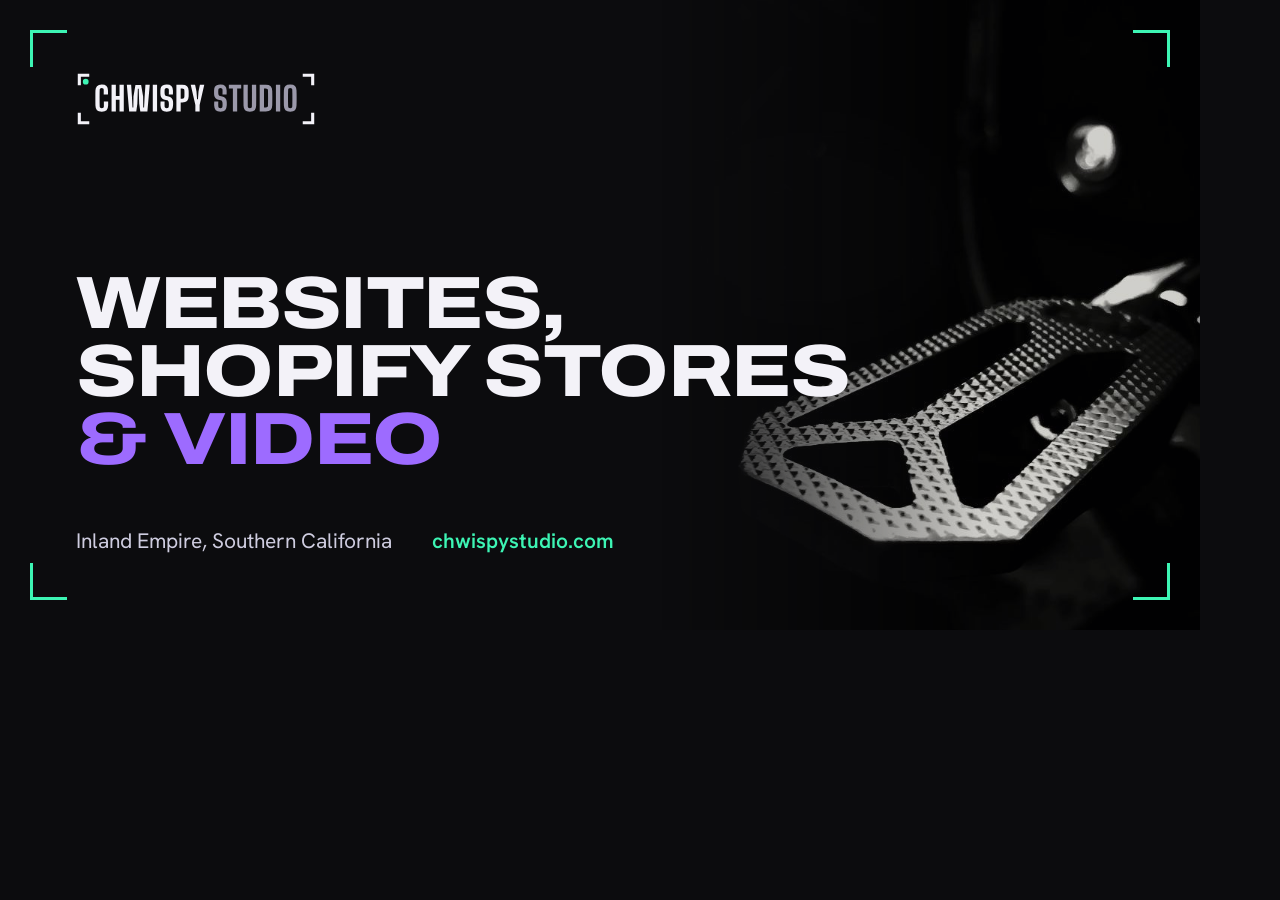
<file: tools/og-image.html>
<!-- Share image template (1200x630). Open from the site folder at 1200x630, screenshot, save as assets/img/og-share.jpg.
     If you replace the image, give it a new file name and update og:image on every page, so Instagram and Facebook drop their old copy. -->
<!doctype html>
<html><head><meta charset="utf-8">
<link rel="stylesheet" href="https://fonts.googleapis.com/css2?family=Archivo:wdth,wght@100..125,500..800&family=Hanken+Grotesk:wght@400;500;600&display=swap">
<style>
  html, body { margin: 0; }
  body { width: 1200px; height: 630px; background: #0c0c0e; color: #f3f2f8; font-family: "Hanken Grotesk", sans-serif; position: relative; overflow: hidden; }
  .photo { position: absolute; top: 0; right: 0; bottom: 0; width: 540px;
    background: url("../assets/img/graded/dean-speed-pegs.jpg") 50% 42% / cover no-repeat; opacity: .85;
    -webkit-mask-image: linear-gradient(to left, #000 40%, transparent 100%); mask-image: linear-gradient(to left, #000 40%, transparent 100%); }
  .logo { position: absolute; left: 76px; top: 72px; width: 240px; }
  h1 { position: absolute; left: 76px; bottom: 156px; margin: 0; font: 800 74px/0.92 "Archivo", sans-serif; font-stretch: 118%;
    text-transform: uppercase; letter-spacing: -0.02em; }
  h1 span { color: #9d6bff; }
  .meta { position: absolute; left: 76px; bottom: 76px; right: 76px; margin: 0; display: flex; gap: 40px; font-size: 21px; color: #cfcde0; }
  .meta b { font-weight: 600; color: #3df5b4; }
  .c { position: absolute; width: 34px; height: 34px; border: 0 solid #3df5b4; }
  .tl { left: 30px; top: 30px; border-left-width: 3px; border-top-width: 3px; }
  .tr { right: 30px; top: 30px; border-right-width: 3px; border-top-width: 3px; }
  .bl { left: 30px; bottom: 30px; border-left-width: 3px; border-bottom-width: 3px; }
  .br { right: 30px; bottom: 30px; border-right-width: 3px; border-bottom-width: 3px; }
</style></head>
<body>
  <div class="photo"></div>
  <img class="logo" src="../assets/logo/chwispy-studio-horizontal.svg" alt="">
  <h1>Websites,<br>Shopify stores<br><span>&amp; video</span></h1>
  <p class="meta"><span>Inland Empire, Southern California</span><b>chwispystudio.com</b></p>
  <i class="c tl"></i><i class="c tr"></i><i class="c bl"></i><i class="c br"></i>
</body></html>
</file>
<file: css/style.css>
/* ==========================================================================
   Chwispy Studio
   One stylesheet for every page. Sections are in page order:
   1. Tokens   2. Base   3. Motion   4. Header + menu
   5. Buttons + labels   6. Hero   7. Home sections   8. Work grid + lightbox
   9. Services   10. About   11. Contact   12. Closing CTA + footer
   13. Reduced motion
   ========================================================================== */

/* 1. TOKENS ---------------------------------------------------------------- */
:root {
  /* Two modes, picked with the viewfinder switch in the header (or the menu
     on phones). The choice is remembered; a first visit follows the visitor's
     system setting. main.js sets data-theme on <html>.

     Dark: onyx black and electric indigo, with tropical mint as the one
     accent. Mint marks what you can click; indigo carries the big moments
     (the Recent builds band, the lead service cards, "Studio").

     Light: cyanotype. Cool print paper and Prussian ink, the photos printed
     in blue like a sun print, and signal orange as the one accent. */
  color-scheme: dark;
  --bg: #0c0c0e;          /* onyx */
  --surface: #16161b;     /* cards, panels, inputs */
  --sky: #d9d6ea;         /* small states (progress, pressed borders) */
  --steel: #9b99aa;       /* quiet text (AA on onyx and surface) */
  --highlight: #cfcde0;   /* soft text */
  --text: #f3f2f8;
  --accent: #3df5b4;      /* tropical mint: fills for CTAs. Use sparingly. */
  --accent-hover: #7ff9cc;
  --accent-ink: #3df5b4;  /* mint as a line or glyph on the page */
  --on-accent: #0c0c0e;
  --error: #ff7a8a;
  --line: rgba(243, 242, 248, 0.13);
  --card-line: rgba(243, 242, 248, 0.6);
  --matte: #000;          /* behind video */
  --band: #6f00ff;        /* electric indigo: the bold sections */
  --on-band: #ffffff;
  --on-band-soft: #d9d0ff;
  --band-line: rgba(255, 255, 255, 0.28);
  --band-accent: #3df5b4;
  --studio: #9d6bff;      /* indigo, lifted to read on onyx */
  --grain-blend: screen;
  --grain-filter: none;
}
:root[data-theme="light"] {
  color-scheme: light;
  --bg: #eef1f4;          /* cool print paper */
  --surface: #e0e6ec;
  --sky: #123d8a;
  --steel: #4c5a70;
  --highlight: #263650;
  --text: #0b1d3f;        /* Prussian ink */
  --accent: #ff5a1f;      /* signal orange */
  --accent-hover: #ff7a47;
  --accent-ink: #e0440a;  /* a shade deeper so lines hold up on paper */
  --on-accent: #0b1d3f;
  --error: #c42a14;
  --line: rgba(11, 29, 63, 0.15);
  --card-line: rgba(11, 29, 63, 0.55);
  --band: #123d8a;        /* cyanotype blue */
  --on-band: #eef1f4;
  --on-band-soft: #b9c7e3;
  --band-line: rgba(238, 241, 244, 0.3);
  --band-accent: #ff5a1f;
  --studio: #123d8a;
  --grain-blend: multiply;
  --grain-filter: invert(1);
}

:root {
  /* Type: Archivo, set wide and heavy in capitals for headlines, the way a
     title card reads on screen. Hanken Grotesk carries the text. */
  --display: "Archivo", "Hanken Grotesk", system-ui, sans-serif;
  --body: "Hanken Grotesk", system-ui, sans-serif;
  --mono: var(--body);

  /* Scale (perfect fourth, 1.333) */
  --fs-label: 0.8125rem;
  --fs-small: 0.9375rem;
  --fs-body: 1.0625rem;   /* 17px base, 18px on desktop */
  --fs-h3: clamp(1.5rem, 1.3rem + 0.9vw, 2rem);
  --fs-h2: clamp(2.1rem, 1.4rem + 3.2vw, 4.5rem);
  --fs-h1: clamp(2.1rem, 1.5rem + 2.6vw, 3.75rem);

  /* Space */
  --gutter: clamp(1.25rem, 0.5rem + 3vw, 3.5rem);
  --section: clamp(5.5rem, 3rem + 9vw, 12rem);
  --maxw: 86rem;

  --ease: cubic-bezier(0.22, 0.61, 0.36, 1);
  --header-h: 4.75rem;
}

@media (min-width: 64em) {
  :root { --fs-body: 1.125rem; }
}

/* 2. BASE ------------------------------------------------------------------ */
*, *::before, *::after { box-sizing: border-box; }
html { -webkit-text-size-adjust: 100%; scroll-padding-top: 6rem; }
body {
  margin: 0;
  background: var(--bg);
  color: var(--text);
  font-family: var(--body);
  font-size: var(--fs-body);
  line-height: 1.6;
  -webkit-font-smoothing: antialiased;
  overflow-x: hidden;
}
img, video, iframe { display: block; max-width: 100%; }
a { color: inherit; }
p { margin: 0 0 1em; max-width: 62ch; }
h1, h2, h3 {
  font-family: var(--display);
  font-weight: 800;
  font-stretch: 118%;
  text-transform: uppercase;
  letter-spacing: -0.01em;
  line-height: 0.94;
  margin: 0;
  text-wrap: balance;
}
h2 { font-size: var(--fs-h2); }
h3 {
  font-size: var(--fs-h3); line-height: 1.12; font-weight: 600; font-stretch: 100%;
  text-transform: none; letter-spacing: -0.015em;
}

:focus-visible {
  outline: 1.5px solid var(--accent-ink);
  outline-offset: 3px;
  border-radius: 2px;
}

.wrap { width: 100%; max-width: var(--maxw); margin-inline: auto; padding-inline: var(--gutter); }
.section { padding-block: var(--section); }
.visually-hidden {
  position: absolute !important; width: 1px; height: 1px; overflow: hidden;
  clip: rect(0 0 0 0); white-space: nowrap;
}
.skip-link {
  position: absolute; left: 1rem; top: -4rem; z-index: 200;
  background: var(--accent); color: var(--on-accent); padding: 0.75rem 1rem; font-weight: 600;
}
.skip-link:focus { top: 1rem; }

/* Placeholder tag: anything wrapped in .ph is copy/media you need to replace. */
.ph { outline: 1px dashed color-mix(in srgb, var(--text) 40%, transparent); outline-offset: 2px; }

/* 3. MOTION ---------------------------------------------------------------
   One moment only: the hero frames cut in on load (section 6).
   Everything else is still, apart from responses to hover and taps. */
@keyframes cut-in { from { opacity: 0; } to { opacity: 1; } }

/* Film grain: a still texture over the whole page, like a fine print. It never moves. */
.grain {
  pointer-events: none; position: fixed; inset: 0; z-index: 150;
  opacity: 0.07; mix-blend-mode: var(--grain-blend); filter: var(--grain-filter);
  background-image: url("data:image/svg+xml,%3Csvg xmlns='http://www.w3.org/2000/svg' width='180' height='180'%3E%3Cfilter id='n'%3E%3CfeTurbulence type='fractalNoise' baseFrequency='.85' numOctaves='2' stitchTiles='stitch'/%3E%3CfeColorMatrix values='0 0 0 0 1 0 0 0 0 1 0 0 0 0 1 0 0 0 .9 0'/%3E%3C/filter%3E%3Crect width='100%25' height='100%25' filter='url(%23n)'/%3E%3C/svg%3E");
}

/* Signature: Chwispy's own hand, signing the About story. */
.signature {
  font-family: "Mrs Saint Delafield", cursive; font-weight: 400;
  font-size: clamp(3.25rem, 2.4rem + 3vw, 5.5rem); line-height: 1;
  letter-spacing: 0; color: var(--text); margin: 0; max-width: none;
  transform: rotate(-7deg); transform-origin: left center;
}

/* 4. HEADER + MENU --------------------------------------------------------- */
.site-header {
  position: fixed; inset: 0 0 auto 0; z-index: 100;
  height: var(--header-h);
  display: flex; align-items: center;
  transition: height 0.4s var(--ease), background-color 0.4s var(--ease);
}
.site-header.is-scrolled {
  --header-h: 3.5rem;
  background: color-mix(in srgb, var(--bg) 82%, transparent);
  backdrop-filter: blur(14px) saturate(1.2);
  -webkit-backdrop-filter: blur(14px) saturate(1.2);
  border-bottom: 1px solid var(--line);
}
.site-header .wrap { display: flex; align-items: center; gap: 1.5rem; }

/* Logo: Viewfinder lockup (assets/logo). Height drives size; width follows the SVG. */
.wordmark {
  display: inline-flex;
  align-items: center;
  flex: none;
  margin-right: auto;
  text-decoration: none;
  line-height: 0;
}
.wordmark img {
  display: block;
  height: 2.5rem;
  width: auto;
  max-width: none;
  transition: height 0.4s var(--ease);
}
.is-scrolled .wordmark img { height: 2.25rem; }
.wordmark-footer { margin-right: 0; }
.wordmark-footer img { height: 5.5rem; }

.nav-links { display: none; list-style: none; margin: 0; padding: 0; gap: 2rem; }
.nav-links a {
  font-size: var(--fs-small); text-decoration: none; color: var(--highlight);
  padding-block: 0.25rem; border-bottom: 1px solid transparent;
  transition: color 0.2s, border-color 0.2s;
}
.nav-links a:hover, .nav-links a[aria-current="page"] { color: var(--text); border-color: var(--accent-ink); }

.menu-toggle {
  display: inline-flex; align-items: center; justify-content: center;
  width: 2.75rem; height: 2.75rem;
  background: none; border: 1px solid var(--line); border-radius: 50%;
  color: var(--text); cursor: pointer;
}
.menu-toggle span, .menu-toggle span::before {
  display: block; width: 1rem; height: 1.5px; background: currentColor; position: relative;
  transition: transform 0.3s var(--ease);
}
.menu-toggle span::before { content: ""; position: absolute; top: 5px; }
.menu-toggle[aria-expanded="true"] span { transform: translateY(2.5px) rotate(45deg); }
.menu-toggle[aria-expanded="true"] span::before { transform: translateY(-5px) rotate(-90deg); }

/* Phone: a quiet text link beside the CTA on wide screens; in the menu on phones. */
.header-phone { display: none; flex: none; white-space: nowrap; font-size: var(--fs-small); color: var(--highlight); text-decoration: none; border-bottom: 1px solid transparent; padding-block: 0.25rem; font-variant-numeric: tabular-nums; }
.header-phone:hover { color: var(--text); border-color: var(--accent-ink); }
@media (min-width: 72em) { .header-phone { display: inline-block; } }
.menu-overlay .menu-ig { margin-top: 0.5rem; }
.hero-phone { margin: 1.25rem 0 0; color: var(--steel); }
.hero-phone a { color: var(--text); text-underline-offset: 0.2em; }
.site-footer .footer-phone { margin-top: 0.35rem; }

/* Book a call stays visible at every width. */
.site-header .header-cta { white-space: nowrap; flex: none; }
@media (max-width: 55.99em) {
  .site-header .wrap { gap: 1rem; }
  .wordmark img { height: 1.85rem; }
  .is-scrolled .wordmark img { height: 1.75rem; }
  .wordmark-footer img { height: 4.5rem; }
}
@media (min-width: 56em) {
  .nav-links { display: flex; }
  .menu-toggle { display: none; }
}

/* Full-screen mobile overlay */
.menu-overlay {
  position: fixed; inset: 0; z-index: 90;
  background: var(--bg);
  display: flex; flex-direction: column; justify-content: flex-end;
  padding: calc(var(--header-h) + 2rem) var(--gutter) 3rem;
  opacity: 0; visibility: hidden;
  transition: opacity 0.5s var(--ease), visibility 0s linear 0.5s;
}
.menu-overlay.is-open { opacity: 1; visibility: visible; transition: opacity 0.5s var(--ease); }
.menu-overlay ul { list-style: none; margin: 0 0 2.5rem; padding: 0; }
.menu-overlay li a {
  display: block; font-family: var(--display); font-weight: 800; font-stretch: 118%;
  text-transform: uppercase; letter-spacing: -0.01em;
  font-size: clamp(2.5rem, 12vw, 4.5rem); line-height: 1.05; text-decoration: none;
}
.menu-overlay li a[aria-current="page"] { color: var(--steel); }
.menu-overlay .meta { margin-top: 2rem; }
body.menu-open { overflow: hidden; }

/* Logo: each mode has its own colourway (assets/logo/*-light.svg). */
.logo-light { display: none !important; }
:root[data-theme="light"] .logo-dark { display: none !important; }
:root[data-theme="light"] .logo-light { display: block !important; }

/* Mode switch: the logo in miniature. A viewfinder frame with the logo's dot
   inside; the dot sits left in dark mode and slides right for light. The
   corners close in when you point at it, like the buttons. */
.mode-switch {
  --bc: var(--text); --bl: 0.42rem; --bw: 1.5px; --gap: 0px;
  position: relative; flex: none; width: 3.25rem; height: 1.85rem; padding: 0;
  border: 0; cursor: pointer; color: var(--text);
  background: linear-gradient(var(--line) 0 0) center / calc(100% - 1.9rem) 1px no-repeat;
}
.mode-dot {
  position: absolute; top: 50%; left: 0.5rem; width: 0.7rem; height: 0.7rem; border-radius: 50%;
  background: var(--accent-ink); transform: translateY(-50%);
  transition: left 0.45s var(--ease), background-color 0.3s;
}
.mode-switch::after { /* the empty mark at the other end */
  content: ""; position: absolute; top: 50%; right: 0.5rem; width: 0.7rem; height: 0.7rem;
  border-radius: 50%; border: 1px solid var(--steel); transform: translateY(-50%);
  transition: left 0.45s var(--ease), right 0.45s var(--ease);
}
.mode-switch[aria-checked="true"] .mode-dot { left: calc(100% - 1.2rem); }
.mode-switch[aria-checked="true"]::after { right: calc(100% - 1.2rem); }
.mode-switch:hover::before, .mode-switch:focus-visible::before { inset: 3px; }
.mode-switch--header { display: none; }
@media (min-width: 36em) { .mode-switch--header { display: block; } }
.menu-overlay > .btn { align-self: flex-start; }
.menu-mode { display: flex; align-items: center; gap: 1rem; margin: 2.5rem 0 0; color: var(--highlight); font-size: var(--fs-small); }
.menu-mode .mode-switch { order: -1; }
@media (min-width: 36em) { .menu-mode { display: none; } }

/* Light mode prints the photos as cyanotypes: blacks turn Prussian blue,
   whites stay paper. Prints live in assets/img/cyan/. */
:root[data-theme="light"] .page-hero::before { opacity: 0.95; }
:root[data-theme="light"] .page-hero--work { --page-img: url("../assets/img/cyan/indian-walkaround.webp"); }
:root[data-theme="light"] .page-hero--services { --page-img: url("../assets/img/cyan/boot-unboxing.webp"); }
:root[data-theme="light"] .page-hero--about { --page-img: url("../assets/img/cyan/headlight.webp"); }
:root[data-theme="light"] .page-hero--contact { --page-img: url("../assets/img/cyan/tank-badge.webp"); }
/* The video wall swaps to the cyanotype prints in main.js (assets/img/cyan/). */



/* 5. BUTTONS + LABELS ------------------------------------------------------
   Viewfinder buttons. Four corner marks, cut from the same brackets as the
   logo, frame every button. Pointing at one pulls the corners in, the way a
   camera locks focus. */
.btn {
  --bc: var(--accent-ink);  /* corner colour */
  --bl: 0.7rem;             /* corner arm length */
  --bw: 1.5px;              /* corner stroke */
  --gap: 6px;               /* how far the corners sit outside the button */
  position: relative; isolation: isolate;
  display: inline-flex; align-items: center; justify-content: center;
  min-height: 2.9rem; padding: 0.55rem 1.5rem;
  font: 600 0.9375rem/1 var(--body);
  letter-spacing: 0.01em;
  text-decoration: none; cursor: pointer;
  border: 0; border-radius: 0;
  transition: background-color 0.3s var(--ease), color 0.3s;
}
.btn::before, .arrow::before, .mode-switch::before {
  content: ""; position: absolute; inset: calc(var(--gap) * -1); pointer-events: none;
  background:
    linear-gradient(var(--bc) 0 0) 0 0 / var(--bl) var(--bw),
    linear-gradient(var(--bc) 0 0) 0 0 / var(--bw) var(--bl),
    linear-gradient(var(--bc) 0 0) 100% 0 / var(--bl) var(--bw),
    linear-gradient(var(--bc) 0 0) 100% 0 / var(--bw) var(--bl),
    linear-gradient(var(--bc) 0 0) 0 100% / var(--bl) var(--bw),
    linear-gradient(var(--bc) 0 0) 0 100% / var(--bw) var(--bl),
    linear-gradient(var(--bc) 0 0) 100% 100% / var(--bl) var(--bw),
    linear-gradient(var(--bc) 0 0) 100% 100% / var(--bw) var(--bl);
  background-repeat: no-repeat;
  transition: inset 0.35s var(--ease), opacity 0.3s;
}
.btn:hover::before, .btn:focus-visible::before { inset: -2px; }
.btn-primary { background: var(--accent); color: var(--on-accent); }
.btn-primary:hover { background: var(--accent-hover); }
/* The quiet button is the frame alone: no fill, no outline, only the corners,
   like the logo. Pointing at it closes the corners and lights them. */
.btn-ghost { --bc: var(--text); --gap: 0px; background: transparent; color: var(--text); }
.btn-ghost:hover::before, .btn-ghost:focus-visible::before { inset: 4px; --bc: var(--accent-ink); }
.btn-small { --bl: 0.55rem; --gap: 4px; min-height: 2.4rem; padding: 0.45rem 1.1rem; font-size: 0.875rem; }
.btn-large { --bl: 0.85rem; --gap: 7px; min-height: 3.35rem; padding: 0.6rem 1.9rem; font-size: 1rem; }

.section-tight { padding-top: 0; }

/* Arrow marks: a small viewfinder with an arrow inside. The corners close
   in and the arrow lifts when you point at the link. --bc sets both colours. */
.arrow {
  --bc: var(--accent-ink); --bl: 0.45rem; --bw: 1.5px; --gap: 0px; --glyph: 0.85rem;
  position: relative; display: inline-block; flex: none; width: 2rem; height: 2rem;
}
.arrow::after {
  content: ""; position: absolute; inset: 0; background: var(--bc);
  -webkit-mask: url("data:image/svg+xml,%3Csvg xmlns='http://www.w3.org/2000/svg' viewBox='0 0 24 24' fill='none' stroke='%23000' stroke-width='2' stroke-linecap='square'%3E%3Cpath d='M7 17 17 7M9 7h8v8'/%3E%3C/svg%3E") center / var(--glyph) no-repeat;
  mask: url("data:image/svg+xml,%3Csvg xmlns='http://www.w3.org/2000/svg' viewBox='0 0 24 24' fill='none' stroke='%23000' stroke-width='2' stroke-linecap='square'%3E%3Cpath d='M7 17 17 7M9 7h8v8'/%3E%3C/svg%3E") center / var(--glyph) no-repeat;
  transition: transform 0.35s var(--ease);
}
a:hover .arrow::after, a:focus-visible .arrow::after { transform: translate(2px, -2px); }
a:hover .arrow::before, a:focus-visible .arrow::before { inset: 4px; }

/* Section numbers: home sections run in order, so they carry one. */
.tag {
  display: inline-block; vertical-align: top; margin: 0.35em 0.7em 0 0;
  font: 500 var(--fs-label)/1 var(--body); font-stretch: 100%;
  text-transform: none; letter-spacing: 0; color: var(--steel);
}

/* Small labels: timecodes, metadata. Sentence case, small, quiet. */
.mono {
  font-family: var(--body);
  font-size: var(--fs-label);
  line-height: 1.5;
  letter-spacing: 0.005em;
  color: var(--steel);
  font-variant-numeric: tabular-nums;
}
.mono-row { display: flex; flex-wrap: wrap; gap: 0.5rem 1.5rem; }

.lede { font-size: clamp(1.2rem, 1rem + 0.8vw, 1.5rem); line-height: 1.45; color: var(--highlight); max-width: 34ch; }

/* The mode flip: the new look opens as a circle (main.js), with no crossfade. */
::view-transition-old(root), ::view-transition-new(root) { animation: none; mix-blend-mode: normal; }

/* 6. HERO (home) -----------------------------------------------------------
   An uneven grid of tiles, like a contact sheet laid out on a table:
   the headline takes the wide tile, one tall still, one short still, the
   mode switch as its own colour block, the latest build and the services.
   The studio name runs huge underneath. */
.hero {
  position: relative; isolation: isolate;
  padding: calc(var(--header-h) + clamp(1rem, 2vw, 2rem)) 0 0;
  background: var(--bg);
}
.hero-grid {
  --tile-gap: 6px;
  display: grid; gap: var(--tile-gap);
  grid-template-columns: repeat(2, minmax(0, 1fr));
  grid-template-areas:
    "copy  copy"
    "tall  short"
    "tall  mode"
    "build build"
    "svc   svc";
  grid-template-rows: auto minmax(11rem, 1fr) auto auto auto;
}
.tile { margin: 0; min-width: 0; }
.tile-copy { grid-area: copy; display: grid; gap: 1.4rem; justify-items: start; align-content: end; padding: 1.5rem 0 2.5rem; }
.tile-still--tall { grid-area: tall; }
.tile-still--short { grid-area: short; }
.tile-mode { grid-area: mode; }
.tile-build { grid-area: build; }
.tile-services { grid-area: svc; }

.tile-still { position: relative; overflow: hidden; background: var(--surface); min-height: 11rem; }
.tile-still img {
  position: absolute; inset: 0; width: 100%; height: 100%; object-fit: cover;
  filter: contrast(1.05); animation: cut-in 1.4s var(--ease) both;
}
.tile-still--tall img { object-position: 50% 58%; }
.tile-still--short img { object-position: 50% 55%; animation-delay: 0.25s; }

/* The mode switch, given a tile of its own: indigo in dark mode, Prussian
   blue in light. One tap flips every colour, photo and logo on the site. */
.tile-mode {
  background: var(--band); color: var(--on-band);
  display: flex; flex-direction: column; justify-content: space-between; gap: 1.25rem;
  padding: clamp(1.1rem, 2vw, 1.75rem);
}
.tile-mode-label {
  margin: 0; font-family: var(--display); font-weight: 700; font-stretch: 112%;
  font-size: clamp(1.15rem, 0.9rem + 1vw, 1.6rem); line-height: 1.05; letter-spacing: -0.01em; text-wrap: balance;
}
.tile-mode-note { text-wrap: pretty; margin: 0; color: var(--on-band-soft); font-size: var(--fs-small); line-height: 1.45; max-width: 22ch; }
.when-light { display: none; }
:root[data-theme="light"] .when-light { display: inline; }
:root[data-theme="light"] .when-dark { display: none; }
.mode-switch--feature {
  --bc: var(--on-band); --bl: 0.7rem; --bw: 2px;
  width: 6.25rem; height: 3.25rem; margin: 6px; /* room for the corner marks */
  background: linear-gradient(var(--band-line) 0 0) center / calc(100% - 3.4rem) 1px no-repeat;
}
.mode-switch--feature .mode-dot { left: 0.85rem; width: 1.2rem; height: 1.2rem; background: var(--band-accent); }
.mode-switch--feature::after { right: 0.85rem; width: 1.2rem; height: 1.2rem; border-color: var(--on-band-soft); }
.mode-switch--feature[aria-checked="true"] .mode-dot { left: calc(100% - 2.05rem); }
.mode-switch--feature[aria-checked="true"]::after { right: calc(100% - 2.05rem); }
.mode-switch--feature:hover::before, .mode-switch--feature:focus-visible::before { inset: 5px; }

/* Latest build: a screenshot with its caption underneath. */
.tile-build {
  display: flex; flex-direction: column; overflow: hidden; text-decoration: none;
  background: var(--surface); color: var(--text);
}
.tile-build img { flex: 1; width: 100%; min-height: 10rem; object-fit: cover; object-position: top; transition: transform 0.6s var(--ease); }
.tile-build:hover img { transform: scale(1.03); }
.tile-build-caption {
  display: flex; justify-content: space-between; align-items: center; gap: 1rem;
  padding: 0.75rem 1rem; font-size: var(--fs-small); color: var(--highlight); position: relative; background: var(--surface);
}
.tile-build:hover .tile-build-caption { color: var(--text); }
.tile-build .arrow { width: 1.6rem; height: 1.6rem; --glyph: 0.7rem; --bl: 0.38rem; }

.hero-grid .tile-services { align-self: end; padding-top: 1rem; border-top: 0; }
.hero-grid .tile-services li:first-child { border-top: 1px solid var(--line); }

.hero h1 { font-size: var(--fs-h1); max-width: 15ch; }
.hero-kicker {
  color: var(--highlight); max-width: 38ch; margin: 0;
  font-size: clamp(1.0625rem, 1rem + 0.35vw, 1.25rem);
}
.hero-actions { display: flex; flex-wrap: wrap; gap: 2rem 2.5rem; align-items: center; }
.tile-copy .hero-actions { margin-top: 0.4rem; }
.hero-services { list-style: none; margin: 0; padding: 0; border-top: 1px solid var(--line); }
.hero-services li { border-bottom: 1px solid var(--line); }
.hero-services a {
  display: flex; justify-content: space-between; align-items: center; gap: 1rem;
  padding-block: 0.7rem; text-decoration: none; color: var(--highlight); font-size: var(--fs-small);
}
.hero-services a:hover { color: var(--text); }
.hero-services .arrow { width: 1.6rem; height: 1.6rem; --glyph: 0.7rem; --bl: 0.38rem; }

@media (min-width: 56em) {
  .hero-grid {
    --tile-gap: 8px;
    grid-template-columns: repeat(12, minmax(0, 1fr));
    grid-template-areas:
      "copy  copy  copy  copy  copy  copy  copy  tall tall tall short short"
      "copy  copy  copy  copy  copy  copy  copy  tall tall tall mode  mode"
      "build build build build svc   svc   svc   tall tall tall mode  mode";
    grid-template-rows: minmax(12rem, 1fr) auto minmax(12rem, auto);
    min-height: calc(92svh - var(--header-h));
  }
  .tile-copy { padding: 1rem clamp(1.5rem, 3vw, 3rem) 2rem 0; }
  .hero-grid .tile-services { padding: 0 clamp(1.25rem, 2vw, 2rem) 0 clamp(1rem, 1.5vw, 1.5rem); }
}

/* The studio name, edge to edge. Decorative: the logo already names the page. */
.hero-mark {
  margin: clamp(2.5rem, 5vw, 4.5rem) 0 0; max-width: none; padding-bottom: 0.06em;
  padding-inline: calc(var(--gutter) * 0.6);
  font: 800 15.6vw/0.8 var(--display); font-stretch: 118%;
  text-transform: uppercase; letter-spacing: -0.03em;
  color: var(--text);
  display: flex; flex-wrap: wrap; column-gap: 0.22em;
}
.hero-mark > span + span { color: var(--studio); }
@media (min-width: 48em) {
  .hero-mark { font-size: 8.6vw; flex-wrap: nowrap; }
}
.story-copy .signature { margin-top: 1.5rem; color: var(--text); }

/* Page heroes (inner pages): one graded frame on the right, fading into the black. */
.page-hero {
  position: relative; isolation: isolate; overflow: hidden;
  padding-top: calc(var(--header-h) + clamp(5rem, 11vw, 10rem));
  padding-bottom: clamp(3rem, 6vw, 6rem);
  border-bottom: 1px solid var(--line);
}
.page-hero::before {
  content: ""; position: absolute; z-index: -1; inset: 0 0 0 auto; width: min(70%, 34rem);
  background: var(--page-img, none) 50% 40% / cover no-repeat;
  opacity: 0.8;
  -webkit-mask-image: linear-gradient(to left, #000 35%, transparent 100%);
  mask-image: linear-gradient(to left, #000 35%, transparent 100%);
}
.page-hero--work { --page-img: url("../assets/img/graded/indian-walkaround.webp"); }
.page-hero--services { --page-img: url("../assets/img/graded/boot-unboxing.webp"); }
.page-hero--about { --page-img: url("../assets/img/graded/headlight.webp"); }
.page-hero--contact { --page-img: url("../assets/img/graded/tank-badge.webp"); }
@media (max-width: 47.99em) { .page-hero::before { opacity: 0.55; } }
.page-hero .wrap { display: flex; flex-direction: column; }
.page-hero h1 { font-size: clamp(3rem, 1.4rem + 7vw, 8.5rem); line-height: 0.88; letter-spacing: -0.02em; max-width: 9ch; }
.page-hero .lede { margin-top: 2rem; order: 3; }
.page-hero .mono-row { order: 2; margin-top: 1.5rem; }

/* 7. HOME SECTIONS --------------------------------------------------------- */
.statement { display: grid; gap: 2.5rem; }
.statement h2 {
  max-width: 22ch; font-size: clamp(1.75rem, 1.4rem + 1.6vw, 2.9rem); line-height: 1.12;
  font-weight: 600; font-stretch: 100%; text-transform: none; letter-spacing: -0.02em;
}
.statement .body { display: grid; gap: 1.5rem; align-content: start; }
@media (min-width: 56em) {
  .statement { grid-template-columns: 1.4fr 1fr; align-items: start; gap: 4rem; }
}

.section-head {
  display: flex; flex-wrap: wrap; justify-content: space-between; align-items: end;
  gap: 1.5rem; margin-bottom: clamp(2.5rem, 5vw, 4.5rem);
}
.section-head h2 { max-width: 16ch; }
.text-link {
  display: inline-flex; align-items: center; gap: 0.75rem;
  font-size: var(--fs-small); font-weight: 500; color: var(--highlight); text-decoration: none;
}
.text-link:hover { color: var(--text); }
p .text-link { display: inline; text-decoration: underline; text-decoration-color: var(--accent-ink); text-underline-offset: 0.25em; text-decoration-thickness: 1.5px; }

/* Video work: a tight showreel wall. Frames sit graded red until you point
   at one, then the clip plays in full colour. */
.featured { display: grid; grid-template-columns: repeat(2, 1fr); gap: 1.75rem 4px; }
@media (min-width: 64em) { .featured { grid-template-columns: repeat(4, 1fr); } }
.featured .card-body { padding-inline: 0.15rem; }
.featured .card-body h3 { font-size: clamp(1rem, 0.9rem + 0.45vw, 1.3rem); }
.card-media .grade { z-index: 1; transition: opacity 0.5s var(--ease), transform 1.6s var(--ease); }
.card-button:hover .grade, .card-button:focus-visible .grade, .card.is-previewing .grade { opacity: 0; }

/* Logo strip */
.logos {
  display: grid; grid-template-columns: repeat(2, 1fr); gap: 1px;
  background: var(--line); border-block: 1px solid var(--line);
}
.logos li {
  list-style: none; background: var(--bg);
  display: grid; place-items: center; min-height: 6.5rem; padding: 1rem;
}
.logos img { max-height: 2.25rem; width: auto; opacity: 0.7; filter: grayscale(1) brightness(1.6); }
@media (min-width: 40em) { .logos { grid-template-columns: repeat(3, 1fr); } }
@media (min-width: 64em) { .logos { grid-template-columns: repeat(6, 1fr); } }
.logos-wrap { margin: 0; padding: 0; }

/* Testimonials */
.quotes { display: grid; gap: 3rem; margin-top: clamp(3.5rem, 7vw, 6rem); }
@media (min-width: 56em) { .quotes { grid-template-columns: repeat(3, 1fr); gap: var(--gutter); } }
.quote { margin: 0; }
.quote blockquote {
  margin: 0 0 1.5rem; font-size: 1.25rem; line-height: 1.45; color: var(--text);
}
.quote figcaption { display: grid; gap: 0.15rem; }
.quote figcaption strong { font-weight: 600; font-size: var(--fs-small); }

/* What I make: a tight stack of framed cards. Websites and Shopify lead, filled bone. */
.service-cards { list-style: none; margin: 0; padding: 0; display: grid; gap: 6px; }
.service-cards a {
  position: relative; height: 100%;
  display: grid; grid-template-rows: auto 1fr auto; gap: 0.75rem;
  padding: clamp(1.25rem, 2.5vw, 1.75rem); min-height: 13rem;
  border: 1px solid var(--card-line); border-radius: 4px;
  text-decoration: none; transition: background-color 0.3s, color 0.3s;
}
.service-cards h3 { padding-right: 3rem; font-size: clamp(1.35rem, 1.2rem + 0.6vw, 1.75rem); }
.service-cards p { margin: 0; color: var(--steel); font-size: var(--fs-small); max-width: 34ch; }
.service-cards .price { font-size: var(--fs-small); font-weight: 600; font-variant-numeric: lining-nums tabular-nums; }
.service-cards .arrow { position: absolute; top: clamp(1rem, 2.2vw, 1.5rem); right: clamp(1rem, 2.2vw, 1.5rem); }
.service-cards a:hover { background: var(--band); color: var(--on-band); border-color: var(--band); }
.service-cards a:hover p { color: var(--on-band-soft); }
.service-cards .lead a { background: var(--band); color: var(--on-band); border-color: var(--band); min-height: 17rem; }
.service-cards .lead p { color: var(--on-band-soft); }
.service-cards .lead .arrow, .service-cards a:hover .arrow, .service-cards a:focus-visible .arrow { --bc: var(--band-accent); }

.service-cards .lead h3 { font-size: clamp(1.9rem, 1.4rem + 1.8vw, 3rem); font-weight: 800; font-stretch: 118%; text-transform: uppercase; letter-spacing: -0.01em; line-height: 0.95; }
@media (max-width: 39.99em) {
  .service-cards a { min-height: 0; }
  .service-cards .lead a { min-height: 13rem; }
}
@media (min-width: 40em) { .service-cards { grid-template-columns: repeat(2, 1fr); } }
@media (min-width: 64em) {
  .service-cards { grid-template-columns: repeat(4, 1fr); }
  .service-cards .lead { grid-column: span 2; }
  .service-cards .wide { grid-column: 1 / -1; }
  .service-cards .wide a { min-height: 0; grid-template-columns: 1fr 1.4fr auto; grid-template-rows: auto; align-items: center; gap: 2rem; padding-right: 5rem; }
  .service-cards .wide .arrow { top: 50%; margin-top: -1.125rem; }
}

/* Recent builds: the light section. Names stack big; pointing at one lifts its
   screenshot over the page. On phones the screenshot sits inline. */
.builds-red { background: var(--band); color: var(--on-band); padding-block: var(--section); }
.builds-red .tag { color: var(--on-band-soft); }
.builds-red .text-link { color: var(--on-band); }
.builds-red .arrow { --bc: var(--band-accent); }
.builds-red :focus-visible { outline-color: var(--on-band); }
.build-rows { list-style: none; margin: 0; padding: 0; border-top: 1px solid var(--band-line); }
.build-rows li { border-bottom: 1px solid var(--band-line); }
.build-row {
  position: relative; display: grid; grid-template-columns: 1fr auto; gap: 0.75rem 1.5rem;
  align-items: center; padding-block: clamp(1.5rem, 3vw, 2.5rem); text-decoration: none;
}
.build-name {
  font: 800 clamp(2rem, 1.2rem + 4.4vw, 6rem)/0.9 var(--display); font-stretch: 118%;
  text-transform: uppercase; letter-spacing: -0.015em;
  transition: color 0.3s;
}
.build-row:hover .build-name, .build-row:focus-visible .build-name { color: var(--on-band-soft); }
.build-about { grid-column: 1 / -1; display: grid; gap: 0.3rem; font-size: var(--fs-small); max-width: 40ch; color: var(--on-band-soft); }
.build-about strong { color: var(--on-band); }
.build-about strong { font-weight: 600; }
.build-peek {
  grid-column: 1 / -1; display: block; overflow: hidden; border-radius: 4px;
  aspect-ratio: 16 / 10; background: var(--surface); color: var(--text); position: relative;
  box-shadow: 0 30px 60px -30px rgba(0, 0, 0, 0.45);
}
.build-peek img { position: absolute; inset: 0; width: 100%; height: 100%; object-fit: cover; object-position: top; }
.build-row > .arrow { grid-column: 2; grid-row: 1; }
@media (min-width: 56em) {
  .build-row { grid-template-columns: 1fr 19rem auto; gap: 2rem; }
  .build-about { grid-column: 2; grid-row: 1; }
  .build-row > .arrow { grid-column: 3; }
  .build-peek {
    position: absolute; z-index: 5; left: 40%; top: 50%; width: min(26rem, 30vw);
    pointer-events: none; opacity: 0;
    transform: translateY(-50%) rotate(-4deg) scale(0.92);
    transition: opacity 0.35s var(--ease), transform 0.5s var(--ease);
  }
  .build-row:hover .build-peek, .build-row:focus-visible .build-peek {
    opacity: 1; transform: translateY(-50%) rotate(-2deg) scale(1);
  }
}
.build-peek .build-log { padding: clamp(1rem, 3vw, 1.75rem); }

/* Web builds: case studies shown in a quiet browser frame.
   Screenshots live in assets/img/web/ (1280x800, taken from the live sites). */
.browser {
  border: 1px solid var(--line); border-radius: 6px; overflow: hidden;
  background: var(--surface);
  box-shadow: 0 40px 90px -50px color-mix(in srgb, var(--band) 45%, transparent);
}
.browser-bar {
  display: flex; align-items: center; gap: 0.4rem;
  padding: 0.6rem 0.85rem; border-bottom: 1px solid var(--line);
}
.browser-bar i { width: 0.5rem; height: 0.5rem; border-radius: 50%; background: var(--line); flex: none; }
.browser-bar span {
  margin-left: 0.6rem; font-size: 0.75rem; color: var(--steel);
  white-space: nowrap; overflow: hidden; text-overflow: ellipsis;
}
.browser-shot { position: relative; aspect-ratio: 16 / 10; overflow: hidden; background: var(--bg); }
.browser-shot img {
  position: absolute; inset: 0; width: 100%; height: 100%; object-fit: cover; object-position: top;
  transition: opacity 0.6s var(--ease), transform 1.6s var(--ease);
}
.browser-shot img + img { opacity: 0; }
a:hover .browser-shot img + img, a:focus-visible .browser-shot img + img,
.build:hover .browser-shot img + img { opacity: 1; }

/* Por Vida: the redesign isn't public yet, so the frame shows the build log instead of a screenshot. */
.build-log {
  position: absolute; inset: 0; display: grid; align-content: center; gap: 0.15rem;
  padding: clamp(1.25rem, 4vw, 2.5rem);
  background: var(--bg);
  list-style: none; margin: 0;
}
.build-log li, .build-log > span {
  display: flex; justify-content: space-between; gap: 1rem;
  font-size: clamp(0.6875rem, 0.6rem + 0.35vw, 0.875rem);
  color: var(--highlight); padding-block: 0.45rem; border-bottom: 1px solid var(--line);
}
.build-log li span:last-child, .build-log > span span:last-child { color: var(--sky); white-space: nowrap; }
.build-log .log-head { color: var(--steel); border-bottom-color: var(--steel); }

/* Home: three builds side by side. */
.build-cards { display: grid; gap: clamp(3rem, 6vw, 4rem) var(--gutter); }
@media (min-width: 56em) { .build-cards { grid-template-columns: repeat(3, 1fr); } }
.build-card a { display: grid; gap: 1.1rem; text-decoration: none; }
.build-card h3 { font-size: clamp(1.6rem, 1.35rem + 1vw, 2.2rem); transition: color 0.3s; }
.build-card a:hover h3 { color: var(--sky); }
.build-card p { margin: 0; color: var(--steel); font-size: var(--fs-small); }
.build-card .card-body { padding-top: 0; }

/* Work page: full case studies, alternating sides on wide screens. */
.builds { display: grid; gap: clamp(5rem, 10vw, 9rem); }
.build { display: grid; gap: 2rem; align-items: center; scroll-margin-top: 7rem; }
.build-copy { display: grid; gap: 1.25rem; align-content: start; }
.build-copy h3 { font-weight: 800; font-stretch: 118%; text-transform: uppercase; letter-spacing: -0.01em; line-height: 0.95; font-size: clamp(2rem, 1.5rem + 2.2vw, 3.4rem); }
.build-copy .ask { color: var(--highlight); margin: 0; }
.build-copy .includes { color: var(--text); font-size: var(--fs-small); }
.build-links { display: flex; flex-wrap: wrap; gap: 1.5rem 1.5rem; align-items: center; }
.build-status { color: var(--sky); }
@media (min-width: 56em) {
  .build { grid-template-columns: 1.3fr 1fr; gap: clamp(3rem, 5vw, 5rem); }
  .build:nth-child(even) .browser-link { order: 2; }
}
.browser-link { display: block; text-decoration: none; }


/* 8. WORK GRID + CARDS + LIGHTBOX ------------------------------------------ */
.card { position: relative; }
.card-button {
  display: block; width: 100%; padding: 0; border: 0; background: none;
  color: inherit; text-align: left; cursor: pointer; font: inherit;
}
.card-media {
  position: relative; overflow: hidden; background: var(--surface);
  aspect-ratio: 16 / 9;
}
.featured .card-media, .work-grid .card-media { aspect-ratio: 4 / 5; }
@media (min-width: 40em) { .featured .card-media { aspect-ratio: 9 / 16; } }
.card-media img, .card-media video {
  position: absolute; inset: 0; width: 100%; height: 100%; object-fit: cover;
  transition: transform 1.6s var(--ease), opacity 0.6s var(--ease);
}
.card-media video { opacity: 0; }
.card.is-previewing .card-media video { opacity: 1; }
.card-button:hover .card-media img, .card-button:focus-visible .card-media img { transform: scale(1.03); }
.card-tc { /* timecode burned into the corner of the frame */
  position: absolute; z-index: 2; left: 0.75rem; bottom: 0.65rem;
  color: #f3f2f8; text-shadow: 0 1px 4px rgba(0,0,0,.6);
}
.card-play {
  position: absolute; z-index: 2; right: 0.75rem; bottom: 0.6rem;
  color: var(--highlight); display: flex; align-items: center; gap: 0.4rem;
}
.card-body { padding-top: 1rem; display: grid; gap: 0.35rem; }
.card-body h3 { font-size: clamp(1.45rem, 1.25rem + 0.8vw, 1.9rem); }
.card-body .mono-row { gap: 0.25rem 1rem; }

.filters {
  display: flex; gap: 0.5rem; overflow-x: auto; padding-bottom: 0.5rem;
  margin-bottom: clamp(2rem, 4vw, 3.5rem); scrollbar-width: none;
}
.filters::-webkit-scrollbar { display: none; }
.filter {
  flex: none; padding: 0.6rem 1.1rem; border-radius: 6px;
  background: transparent; border: 1px solid var(--line); color: var(--highlight);
  font: 500 var(--fs-small)/1 var(--body); cursor: pointer;
  transition: background-color 0.25s, color 0.25s, border-color 0.25s;
}
.filter:hover { border-color: var(--steel); }
.filter[aria-pressed="true"] { background: var(--accent); color: var(--on-accent); border-color: var(--accent); }

.work-grid { display: grid; gap: 3rem var(--gutter); }
@media (min-width: 40em) { .work-grid { grid-template-columns: repeat(2, 1fr); } }
@media (min-width: 64em) { .work-grid { grid-template-columns: repeat(4, 1fr); } }
.work-grid .card[hidden] { display: none; }
.work-grid .card { animation: cut-in 0.8s var(--ease) both; }
.empty-state { color: var(--steel); }

/* Lightbox (native <dialog>) */
.lightbox {
  width: min(100%, 72rem); max-width: 100%; max-height: 100dvh;
  margin: auto; padding: 0; border: 0; background: var(--bg); color: var(--text);
  overflow-y: auto;
}
.lightbox::backdrop { background: rgba(0, 0, 0, 0.94); }
.lightbox[open] { animation: cut-in 0.6s var(--ease) both; }
.lightbox-player { position: relative; aspect-ratio: 16 / 9; background: var(--matte); }
.lightbox-player iframe, .lightbox-player video {
  position: absolute; inset: 0; width: 100%; height: 100%; border: 0; background: var(--matte);
}
.lightbox-player video { object-fit: contain; }
.lightbox-player .player-note {
  position: absolute; inset: 0; display: grid; place-items: center; text-align: center; padding: 1.5rem; max-width: none; margin: 0;
}
.lightbox-info { display: grid; gap: 2rem; padding: clamp(1.5rem, 4vw, 3rem); }
.lightbox-info h2 { font-size: clamp(1.9rem, 1.3rem + 2.4vw, 3.25rem); }
.lightbox-meta { display: grid; grid-template-columns: repeat(2, 1fr); gap: 1rem 1.5rem; margin: 0; }
.lightbox-meta dt { font-size: var(--fs-label); color: var(--steel); }
.lightbox-meta dd { margin: 0.2rem 0 0; font-size: var(--fs-small); }
.lightbox-close {
  position: sticky; top: 0; float: right; z-index: 3; margin: 0.75rem;
  background: rgba(0,0,0,.8); color: #f3f2f8; border: 1px solid rgba(255,255,255,.2);
  width: 2.75rem; height: 2.75rem; border-radius: 50%; cursor: pointer; font-size: 1.25rem; line-height: 1;
}
.lightbox-actions { display: flex; flex-wrap: wrap; gap: 1rem 1.5rem; }
@media (min-width: 56em) {
  .lightbox-info { grid-template-columns: 1.3fr 1fr; align-items: start; }
  .lightbox-meta { grid-template-columns: 1fr 1fr; }
}

/* Vertical (9:16) projects: tall player, details beside it on wide screens. */
.lightbox.is-vertical { width: min(100%, 64rem); }
.lightbox.is-vertical .lightbox-player {
  aspect-ratio: 9 / 16; height: min(78vh, 160vw); width: auto; margin-inline: auto;
}
@media (min-width: 56em) {
  .lightbox.is-vertical[open] { display: grid; grid-template-columns: auto 1fr; }
  .lightbox.is-vertical .lightbox-close { position: absolute; top: 0; right: 0; float: none; }
  .lightbox.is-vertical .lightbox-player { height: min(88vh, 52rem); }
  .lightbox.is-vertical .lightbox-info { grid-template-columns: 1fr; align-content: center; padding-top: 4rem; }
}

/* 9. SERVICES -------------------------------------------------------------- */
.packages { display: grid; gap: 1px; background: var(--line); border-block: 1px solid var(--line); }
.package {
  background: var(--bg); padding: clamp(2rem, 4vw, 3.5rem) 0;
  display: grid; grid-template-columns: minmax(0, 1fr); gap: 1.5rem;
}
.package-head { display: grid; gap: 0.75rem; }
.package h2 { font-size: clamp(2.1rem, 1.6rem + 2.2vw, 3.1rem); }
.includes { list-style: none; margin: 0; padding: 0; display: grid; gap: 0.6rem; }
.includes li { padding-left: 1.4rem; position: relative; }
.includes li::before {
  content: ""; position: absolute; left: 0; top: 0.7em; width: 0.6rem; height: 1px; background: var(--steel);
}
.package .best-for { color: var(--steel); font-size: var(--fs-small); max-width: 36ch; }
.package-body { display: grid; gap: 1.25rem; justify-items: start; }

/* Price tiers: name + what's included on the left, price on the right. */
.tiers { list-style: none; margin: 0; padding: 0; width: 100%; border-top: 1px solid var(--line); }
.tier {
  display: grid; grid-template-columns: 1fr auto; gap: 0.25rem 1.5rem; align-items: baseline;
  padding-block: 1rem; border-bottom: 1px solid var(--line);
}
.tier p:not(.tier-price) { margin: 0.2rem 0 0; color: var(--steel); font-size: var(--fs-small); }
.tier-name { font-family: var(--body); font-weight: 600; font-size: 1.0625rem; text-transform: none; letter-spacing: 0; line-height: 1.3; }
.tier-price {
  font-family: var(--display); font-weight: 700; font-size: 1.6rem; line-height: 1; letter-spacing: -0.02em;
  font-variant-numeric: tabular-nums;
  color: var(--text); white-space: nowrap; text-align: right; margin: 0;
}
.tier-price--text { font-family: var(--body); font-weight: 500; font-size: 1rem; line-height: 1.3; white-space: normal; max-width: 9rem; }
.tier-note { margin: 0; color: var(--steel); font-size: var(--fs-small); }
/* Website levels: name and price on top, what's included underneath. */
.tier--level { padding-block: 1.5rem; }
.tier--level .level-list { grid-column: 1 / -1; margin-top: 0.85rem; gap: 0.45rem; font-size: var(--fs-small); color: var(--highlight); }
.tier--level .level-list .level-base { color: var(--text); font-weight: 500; }
.tier--level .level-list .level-note { padding-left: 0; margin-top: 0.3rem; color: var(--highlight); opacity: 0.85; }
.tier--level .level-list .level-note::before { content: none; }
.tier-from { display: block; font-family: var(--body); font-weight: 500; font-size: 0.75rem; letter-spacing: 0.04em; text-transform: uppercase; color: var(--steel); margin-bottom: 0.35rem; }
.every-site { width: 100%; padding-top: 0.5rem; }
.every-site h3 { font-size: var(--fs-small); font-weight: 500; letter-spacing: 0.04em; text-transform: uppercase; color: var(--steel); margin: 0 0 0.9rem; }
.every-site .includes { font-size: var(--fs-small); gap: 0.5rem; }
@media (min-width: 56em) {
  .package { grid-template-columns: minmax(0, 1fr) minmax(0, 1.5fr); gap: 3rem; align-items: start; }
}

/* Dial in your site (js/desk.js): seven settings on the left, a viewfinder
   readout on the right that names the level. Square thumbs, no pills. */
.package--desk { grid-template-columns: minmax(0, 1fr); }
.package--desk .package-head .best-for { max-width: 48ch; }
.desk { width: 100%; display: grid; gap: 2.5rem; }
.desk-controls { display: grid; gap: 1.6rem; }
.desk-row { display: grid; gap: 0.6rem; }
.desk-label { display: flex; align-items: baseline; gap: 0.75rem; flex-wrap: wrap; }
.desk-label label { font-weight: 600; font-size: 1.0625rem; color: var(--text); }
.desk-val { margin-left: auto; font-size: var(--fs-small); color: var(--accent-ink); font-variant-numeric: tabular-nums; }
.desk-ends { display: flex; justify-content: space-between; gap: 1rem; }
.desk input[type="range"] {
  --fill: 0%;
  -webkit-appearance: none; appearance: none; width: 100%; height: 1.75rem; margin: 0;
  background:
    linear-gradient(var(--accent-ink) 0 0) 0 50% / var(--fill) 2px no-repeat,
    linear-gradient(var(--line) 0 0) 0 50% / 100% 2px no-repeat;
  cursor: pointer;
}
.desk input[type="range"]::-webkit-slider-runnable-track { height: 1.75rem; background: transparent; }
.desk input[type="range"]::-moz-range-track { height: 1.75rem; background: transparent; }
.desk input[type="range"]::-webkit-slider-thumb {
  -webkit-appearance: none; width: 1.1rem; height: 1.75rem; border-radius: 0;
  background: var(--bg); border: 2px solid var(--accent-ink);
}
.desk input[type="range"]::-moz-range-thumb {
  width: 1.1rem; height: 1.75rem; border-radius: 0; box-sizing: border-box;
  background: var(--bg); border: 2px solid var(--accent-ink);
}
.desk input[type="range"]:focus-visible { outline: 2px solid var(--accent-ink); outline-offset: 4px; }
.desk-readout { display: grid; gap: 1.1rem; align-content: start; }
.desk-frame {
  --bc: var(--text); --bl: 1rem; --bw: 1.5px; --gap: 0px;
  position: relative; padding: 1.75rem 1.5rem 1.6rem; background: var(--surface);
}
.desk-frame::before {
  content: ""; position: absolute; inset: 0; pointer-events: none;
  background:
    linear-gradient(var(--bc) 0 0) 0 0 / var(--bl) var(--bw),
    linear-gradient(var(--bc) 0 0) 0 0 / var(--bw) var(--bl),
    linear-gradient(var(--bc) 0 0) 100% 0 / var(--bl) var(--bw),
    linear-gradient(var(--bc) 0 0) 100% 0 / var(--bw) var(--bl),
    linear-gradient(var(--bc) 0 0) 0 100% / var(--bl) var(--bw),
    linear-gradient(var(--bc) 0 0) 0 100% / var(--bw) var(--bl),
    linear-gradient(var(--bc) 0 0) 100% 100% / var(--bl) var(--bw),
    linear-gradient(var(--bc) 0 0) 100% 100% / var(--bw) var(--bl);
  background-repeat: no-repeat;
}
.desk-rec { display: flex; align-items: center; gap: 0.5rem; margin: 0 0 0.9rem; }
.rec-dot { width: 0.55rem; height: 0.55rem; border-radius: 50%; background: var(--accent-ink); }
.desk-level { font-family: var(--display); font-weight: 800; font-size: clamp(2rem, 1.6rem + 1.6vw, 2.75rem); line-height: 1; text-transform: uppercase; letter-spacing: -0.01em; margin: 0; color: var(--text); }
.desk-price { font-family: var(--display); font-weight: 700; font-size: 1.35rem; margin: 0.6rem 0 0; color: var(--text); font-variant-numeric: tabular-nums; }
.desk-extras { list-style: none; margin: 0.9rem 0 0; padding: 0; display: grid; gap: 0.35rem; font-size: var(--fs-small); color: var(--highlight); }
.desk-extras:empty { display: none; }
.desk-extras li::before { content: "+ "; color: var(--accent-ink); }
.desk-hint { margin: 0; display: grid; gap: 0.3rem; font-size: var(--fs-small); color: var(--highlight); }
.desk-actions { display: flex; flex-wrap: wrap; gap: 1.25rem; align-items: center; margin-top: 0.5rem; padding: 6px; }
@media (prefers-reduced-motion: no-preference) {
  .rec-dot { animation: rec-blink 1.6s steps(2, jump-none) infinite; }
}
@keyframes rec-blink { 50% { opacity: 0.25; } }
/* Phones: the readout rides along the bottom while you slide. */
@media (max-width: 55.99em) {
  .desk { row-gap: 1.1rem; }
  .desk-readout { display: contents; }
  .desk-frame { display: flex; flex-wrap: wrap; align-items: baseline; column-gap: 0.6rem; margin-top: 1.4rem; position: sticky; bottom: 0.75rem; z-index: 5; padding: 1rem 1.1rem 1.05rem; box-shadow: 0 10px 30px rgba(0, 0, 0, 0.25); }
  .desk-rec { margin-bottom: 0.45rem; }
  .desk-rec, .desk-extras { flex-basis: 100%; }
  .desk-level { font-size: 1.4rem; }
  .desk-price { white-space: nowrap; margin: 0; font-size: 1.05rem; }
  .desk-extras { margin-top: 0.5rem; font-size: 0.875rem; }
}
@media (min-width: 56em) {
  .desk { grid-template-columns: minmax(0, 1.35fr) minmax(0, 1fr); gap: 4rem; align-items: start; }
  .desk-readout { position: sticky; top: calc(var(--header-h) + 1.5rem); }
}

/* Cancellation policy: a readable list, nested tiers indented. */
.policy .policy-list { max-width: 52rem; }
.policy-list { gap: 0.9rem; }
.policy-list strong { font-weight: 600; color: var(--text); }
.policy-list li { color: var(--highlight); }
.policy-list .includes { margin-top: 0.75rem; gap: 0.6rem; }
.fine-print a, .faq a { color: var(--highlight); }

/* Add-ons: a quiet rate card beside the booking terms. */
.addons-grid { display: grid; gap: clamp(3rem, 6vw, 5rem); }
.addons-title { font-size: clamp(1.9rem, 1.5rem + 1.8vw, 2.8rem); margin-bottom: 1.5rem; }
.addons { list-style: none; margin: 0; padding: 0; border-top: 1px solid var(--line); }
.addons li {
  display: flex; justify-content: space-between; align-items: baseline; gap: 1.5rem;
  padding-block: 0.85rem; border-bottom: 1px solid var(--line);
}
.addons .tier-price { font-size: 1.375rem; }
.addons .tier-price--text { font-size: 1rem; max-width: none; text-align: right; }
.addons-grid .fine-print { margin-block: 1.5rem; }
.addons-note { margin: -0.75rem 0 1.5rem; color: var(--steel); font-size: var(--fs-small); }
@media (min-width: 56em) { .addons-grid { grid-template-columns: 1.4fr 1fr; align-items: start; } }
.fine-print { margin-top: 2rem; color: var(--steel); font-size: var(--fs-small); }

/* Process: a real sequence, so it gets numbers. */
.steps { list-style: none; margin: 0; padding: 0; display: grid; gap: 2.5rem; counter-reset: step; }
.steps li { counter-increment: step; display: grid; gap: 0.6rem; border-top: 1px solid var(--line); padding-top: 1.25rem; }
.steps li::before { content: "Step " counter(step); font-size: var(--fs-label); color: var(--steel); }
.steps h3 { font-size: clamp(1.6rem, 1.35rem + 1vw, 2.1rem); }
.steps p { color: var(--highlight); margin: 0; }
@media (min-width: 56em) { .steps { grid-template-columns: repeat(5, 1fr); gap: var(--gutter); } }

.faq { border-top: 1px solid var(--line); }
.faq details { border-bottom: 1px solid var(--line); }
.faq summary {
  cursor: pointer; list-style: none; padding: 1.5rem 2.5rem 1.5rem 0; position: relative;
  font-size: 1.25rem; font-weight: 500;
}
.faq summary::-webkit-details-marker { display: none; }
.faq summary::after {
  content: "+"; position: absolute; right: 0.25rem; top: 1.35rem; font-size: 1.4rem; line-height: 1; font-weight: 300;
  color: var(--steel); transition: transform 0.3s var(--ease);
}
.faq details[open] summary::after { transform: rotate(45deg); }
.faq details p { color: var(--highlight); padding-bottom: 1.5rem; }

/* 10. ABOUT ---------------------------------------------------------------- */
.portrait { margin: 0; display: grid; gap: 0.75rem; }
.portrait .frame { position: relative; aspect-ratio: 4 / 5; overflow: hidden; background: var(--surface); }
.portrait img { width: 100%; height: 100%; object-fit: cover; filter: saturate(0.8); }
.story { display: grid; gap: clamp(2.5rem, 5vw, 5rem); }
.story-copy { display: grid; gap: 0; align-content: start; }
.story-copy h2 { margin-bottom: 2rem; }
@media (min-width: 56em) {
  .story { grid-template-columns: 5fr 6fr; align-items: start; }
  .story.story--solo { grid-template-columns: minmax(0, 48rem); }
  .portrait { position: sticky; top: 6rem; }
}

.credits { display: grid; gap: 0; border-top: 1px solid var(--line); }
.credit {
  display: grid; gap: 0.5rem; padding-block: 1.75rem; border-bottom: 1px solid var(--line);
}
.credit h3 { font-size: clamp(1.5rem, 1.25rem + 1vw, 2.1rem); }
.credit p { color: var(--highlight); margin: 0; }
@media (min-width: 56em) { .credit { grid-template-columns: 1fr 1.4fr; gap: 3rem; } }

.gear { display: grid; gap: 2rem; }
.gear dl { margin: 0; }
.gear dt { font-size: var(--fs-label); color: var(--steel); margin-bottom: 0.4rem; }
.gear dd { margin: 0; color: var(--highlight); }
@media (min-width: 40em) { .gear { grid-template-columns: repeat(2, 1fr); } }
@media (min-width: 64em) { .gear { grid-template-columns: repeat(4, 1fr); } }

/* 11. CONTACT: "Start a project", one question at a time ----------------- */
.page-hero--short { padding-bottom: clamp(2rem, 4vw, 3.5rem); }
.page-hero--short h1 { font-size: clamp(2.75rem, 1.5rem + 6vw, 7rem); }
.start-section { padding-top: clamp(2.5rem, 5vw, 4.5rem); }
.start-section .wrap { display: grid; gap: 2.5rem; }
@media (min-width: 64em) {
  .start-section .wrap { grid-template-columns: minmax(0, 46rem) minmax(0, 18rem); justify-content: space-between; align-items: start; }
}

.starter {
  position: relative; isolation: isolate; overflow: hidden;
  background: var(--surface); border: 1px solid var(--line); border-radius: 8px;
  padding: clamp(1.5rem, 4vw, 3rem);
  display: grid; gap: 1.5rem; min-width: 0;
}
.starter-top { display: flex; justify-content: space-between; align-items: center; gap: 1rem; min-height: 2rem; }
.starter-top .mono { margin: 0; color: var(--sky); }
.starter-back {
  background: none; border: 0; padding: 0.35rem 0; cursor: pointer;
  font: 500 var(--fs-small)/1 var(--body); color: var(--highlight);
}
.starter-back:hover { color: var(--text); }
.starter-bar { height: 2px; background: var(--line); border-radius: 2px; overflow: hidden; margin-top: -0.75rem; }
.starter-bar span { display: block; height: 100%; width: 33%; background: var(--sky); transition: width 0.5s var(--ease); }

.starter-form { margin: 0; }
.step { border: 0; margin: 0; padding: 0; min-width: 0; display: grid; gap: 1.25rem; }
/* display:grid would otherwise override the hidden attribute and stack every step. */
.step[hidden] { display: none; }
/* The legend stays in the fieldset's border slot (border is 0) and spaces itself,
   so every browser, Safari included, leaves the same room under the question. */
.step legend { padding: 0; margin: 0 0 1.25rem; width: 100%; }
.step h2 {
  font-size: clamp(2rem, 1.4rem + 2.6vw, 3.25rem); max-width: 16ch; text-wrap: balance;
  font-weight: 700; font-stretch: 100%; text-transform: none; letter-spacing: -0.02em; line-height: 1.05;
  scroll-margin-top: calc(var(--header-h) + 2rem);
}
.starter { scroll-margin-top: calc(var(--header-h) + 1rem); }
.step h2:focus { outline: none; }

.choices { display: grid; gap: 0.75rem; }
@media (min-width: 40em) { .choices { grid-template-columns: repeat(2, 1fr); } }
.choice {
  display: grid; gap: 0.3rem; text-align: left; cursor: pointer;
  padding: 1.15rem 1.25rem; min-height: 4.5rem;
  background: var(--bg); color: var(--text);
  border: 1px solid var(--line); border-radius: 6px;
  font: inherit;
  transition: border-color 0.2s, background-color 0.2s, transform 0.2s var(--ease);
}
.choice:hover { border-color: var(--steel); }
.choice:active { transform: scale(0.99); }
.choice[aria-pressed="true"] { border-color: var(--accent-ink); background: color-mix(in srgb, var(--accent) 10%, transparent); }
.choice-name { font-family: var(--display); font-weight: 700; font-size: 1.3rem; letter-spacing: -0.015em; line-height: 1.1; }
.choice-sub { color: var(--steel); font-size: var(--fs-small); line-height: 1.35; }
.choice--goal .choice-name { font-family: var(--body); font-weight: 600; text-transform: none; font-size: 1.0625rem; line-height: 1.3; }
.choice--goal { min-height: 0; align-content: center; }

.fields { display: grid; gap: 1rem; }
@media (min-width: 40em) { .fields { grid-template-columns: 1fr 1fr; } }
.field { display: grid; gap: 0.5rem; min-width: 0; }
.field .mono { color: var(--highlight); }
.field input {
  width: 100%; min-width: 0; padding: 0.95rem 1rem;
  background: var(--bg); color: var(--text);
  border: 1px solid var(--line); border-radius: 8px;
  font: 400 1.0625rem/1.3 var(--body);
}
.field input::placeholder { color: var(--steel); }
.field input:focus { outline: none; border-color: var(--sky); box-shadow: 0 0 0 3px color-mix(in srgb, var(--text) 15%, transparent); }
.field-error { margin: 0; color: var(--error); font-size: var(--fs-small); }
.step-next { justify-self: start; }
.step .btn-primary { justify-self: start; }

.step--done { gap: 1.25rem; }
.done-copy { margin: 0; color: var(--highlight); }
.done-message {
  margin: 0; white-space: pre-wrap; overflow-wrap: anywhere;
  background: var(--bg); border: 1px solid var(--line); border-radius: 8px;
  padding: 1.1rem 1.25rem; font: 400 0.875rem/1.6 var(--body); color: var(--highlight);
}
.done-alt { margin: 0; }
.done-alt a, .start-aside a { color: var(--highlight); }
.done-alt a:hover, .start-aside a:hover { color: var(--text); }

.start-aside { display: grid; gap: 1rem; align-content: start; }
.start-aside p { margin: 0; }
@media (min-width: 64em) { .start-aside { padding-top: 3rem; } }

/* 12. CLOSING CTA + FOOTER ------------------------------------------------- */
.closer {
  position: relative; overflow: hidden; isolation: isolate;
  border-top: 1px solid var(--line);
  padding-block: clamp(6rem, 12vw, 12rem);
}
.closer h2 { font-size: clamp(2.6rem, 1.3rem + 5.6vw, 7rem); line-height: 0.9; max-width: 11ch; }
.closer p { margin-top: 2rem; color: var(--highlight); }

.closer .hero-actions { margin-top: 2.5rem; }

.site-footer { border-top: 1px solid var(--line); padding-block: 3rem 2.5rem; }
.site-footer .wrap { display: grid; gap: 2rem; }
.site-footer nav ul { list-style: none; margin: 0; padding: 0; display: flex; flex-wrap: wrap; gap: 0.75rem 1.75rem; }
.site-footer a { text-decoration: none; color: var(--highlight); }
.site-footer a:hover { color: var(--text); }
.site-footer .footer-email { margin-top: 0.5rem; }
.site-footer .footer-email a { overflow-wrap: anywhere; }
@media (min-width: 56em) {
  .site-footer .wrap { grid-template-columns: 1fr auto auto; align-items: end; gap: 3rem; }
}
.footer-legal { display: flex; flex-wrap: wrap; align-items: baseline; gap: 0.5rem 1.25rem; margin: 0; }
.footer-legal a, .footer-legal button { color: var(--steel); }
.footer-legal a:hover, .footer-legal button:hover { color: var(--text); }
.footer-legal button {
  font: inherit; letter-spacing: inherit; background: none; border: 0; padding: 0; cursor: pointer;
}

/* Policy pages (privacy.html, terms.html): a quiet index on the left, the text on the right. */
.page-hero--legal h1 { max-width: none; }
.legal-section { padding-block: clamp(3.5rem, 2rem + 5vw, 7rem) var(--section); }
.legal { display: grid; gap: 2.5rem; }
.legal-index { display: grid; gap: 1.25rem; align-content: start; }
.legal-index ol { list-style: none; margin: 0; padding: 0; display: grid; gap: 0.55rem; }
.legal-index a { color: var(--highlight); text-decoration: none; }
.legal-index a:hover { color: var(--text); }
.legal-body { max-width: 44rem; }
.legal-body section + section { margin-top: 3rem; padding-top: 3rem; border-top: 1px solid var(--line); }
.legal-body h2 {
  font-size: clamp(1.35rem, 1.15rem + 0.8vw, 1.75rem); line-height: 1.15;
  margin-bottom: 1.1rem; scroll-margin-top: calc(var(--header-h) + 1.5rem);
}
.legal-body p, .legal-body li { color: var(--highlight); }
.legal-body p + p, .legal-body p + ul, .legal-body ul + p { margin-top: 1rem; }
.legal-body ul { margin: 0; padding-left: 1.15rem; display: grid; gap: 0.6rem; }
.legal-body strong { color: var(--text); font-weight: 600; }
.legal-body a, .link-button { color: var(--text); }
.link-button {
  font: inherit; background: none; border: 0; padding: 0; cursor: pointer;
  text-decoration: underline; text-underline-offset: 0.18em;
}
.legal-body .fine-print { margin-top: 3rem; }
@media (min-width: 56em) {
  .legal { grid-template-columns: minmax(13rem, 17rem) minmax(0, 1fr); gap: clamp(3rem, 7vw, 7rem); }
  .legal-index { position: sticky; top: calc(var(--header-h) + 2rem); }
}

/* Cookie banner (js/consent.js): small, bottom corner, never blocks the page. */
.consent {
  position: fixed; z-index: 80; left: var(--gutter); right: var(--gutter); bottom: 1rem;
  max-width: 25rem; padding: 1.25rem 1.35rem 1.35rem;
  background: var(--surface); color: var(--text);
  border: 1px solid var(--line);
  box-shadow: 0 18px 50px -20px rgba(0, 0, 0, 0.55);
  opacity: 0; transform: translateY(0.75rem);
  transition: opacity 0.35s var(--ease), transform 0.35s var(--ease);
}
.consent.is-open { opacity: 1; transform: none; }
.consent[hidden] { display: none; }
.consent-title {
  margin: 0 0 0.5rem; font: 600 var(--fs-label)/1.4 var(--body);
  letter-spacing: 0.08em; text-transform: uppercase; color: var(--steel);
}
.consent-copy { margin: 0; font-size: var(--fs-small); line-height: 1.55; color: var(--highlight); }
.consent-copy a { color: var(--text); }
.consent-actions { display: flex; flex-wrap: wrap; gap: 0.9rem 1.1rem; margin-top: 1.15rem; padding-left: 4px; }
@media (min-width: 48em) {
  .consent { right: auto; bottom: 1.5rem; }
}

/* 12b. ANIME.JS MOTION -----------------------------------------------------
   js/motion.js animates these in. The head script only adds .motion to <html>
   when the visitor hasn't asked for reduced motion, and takes it off again if
   the script never loads, so nothing stays hidden. */
html.motion .tile-copy > *,
html.motion .hero-grid > .tile:not(.tile-copy),
html.motion .hero-mark,
html.motion .page-hero .wrap > *,
html.motion [data-reveal],
html.motion :is(.service-cards, .build-rows, .steps, .logos, .quotes) > *,
html.motion :is(.featured, .work-grid) > .card { opacity: 0; }
html.motion-on .work-grid .card { animation: none; }
/* Split words and letters need to be inline blocks to move. */
.motion-on .hero h1 > span, .motion-on .page-hero h1 > span { will-change: transform; }
.hero-mark > span { display: inline-block; }

/* 12c. BOLD MOTION (js/bold.js) --------------------------------------------- */

/* Build deck: three screenshots in a loose pile. Grab one and throw it; it
   tucks under the pile. Static (still a pile) without JS or with reduced motion. */
.build-deck {
  position: relative; display: grid; gap: 1rem; justify-items: center;
  margin: 0 0 clamp(2.5rem, 5vw, 4rem);
}
.build-deck-hint { margin: 0; color: var(--on-band-soft); font-size: var(--fs-small); }
.deck-stage {
  position: relative; width: min(34rem, 82vw); aspect-ratio: 16 / 11.2;
  touch-action: pan-y;
}
.deck-card {
  position: absolute; inset: 0; display: block;
  text-decoration: none; color: var(--text); user-select: none; -webkit-user-select: none;
  cursor: grab;
}
/* The face of the card. js/bold.js wraps the contents in it so the drag moves
   the face while the card keeps its place in the pile. */
.deck-card, .deck-inner {
  display: flex; flex-direction: column;
}
.deck-inner { position: absolute; inset: 0; }
.deck-card > img, .deck-card > .deck-cap { position: relative; }
.deck-card:not(:has(.deck-inner)), .deck-inner {
  background: var(--bg); border: 1px solid var(--band-line); border-radius: 6px; overflow: hidden;
  box-shadow: 0 30px 60px -28px rgba(0, 0, 0, 0.6);
}
.deck-card:nth-child(1) { transform: rotate(-7deg) translate(-4%, 2%); }
.deck-card:nth-child(2) { transform: rotate(5deg) translate(4%, -1%); }
.deck-card:nth-child(3) { transform: rotate(-1.5deg); }
.deck-card img { flex: 1; min-height: 0; width: 100%; object-fit: cover; object-position: top; pointer-events: none; }
.deck-cap {
  display: flex; justify-content: space-between; gap: 1rem; padding: 0.65rem 0.9rem;
  font-size: 0.75rem; background: var(--surface); color: var(--text);
}
.deck-cap span { color: var(--steel); }
.deck-card.is-grabbed { cursor: grabbing; }
.deck-card.is-grabbed .deck-inner { box-shadow: 0 50px 90px -30px rgba(0, 0, 0, 0.75); }

/* Film strip: the Video work section pins while the reels run sideways
   through the gate. Only switched on by js/bold.js. */
.filmstrip.is-strip { padding-block: 0; height: var(--strip-h, 300vh); }
.filmstrip.is-strip .filmstrip-pin {
  position: sticky; top: 0; height: 100svh; overflow: hidden;
  display: flex; flex-direction: column; justify-content: center;
  padding-top: var(--header-h);
}
.filmstrip.is-strip .section-head { margin-bottom: clamp(1.25rem, 3vh, 2.5rem); }
.filmstrip.is-strip .featured {
  --film: #050507; --film-ink: #f3f2f8; --film-soft: #9b99aa; --hole: var(--bg);
  display: flex; flex-wrap: nowrap; gap: clamp(0.75rem, 1.5vw, 1.5rem); width: max-content;
  padding: 2.1rem clamp(0.9rem, 1.5vw, 1.4rem) 2.1rem;
  background:
    repeating-linear-gradient(90deg, var(--hole) 0 12px, transparent 12px 28px) 8px 0.7rem / 100% 9px no-repeat,
    repeating-linear-gradient(90deg, var(--hole) 0 12px, transparent 12px 28px) 8px calc(100% - 0.7rem) / 100% 9px no-repeat,
    var(--film);
  will-change: transform;
}
:root[data-theme="light"] .filmstrip.is-strip .featured { --film: #0b1d3f; --film-soft: #b9c4d6; }
.filmstrip.is-strip .featured .card { flex: none; width: min(64vw, calc((100svh - var(--header-h) - 19rem) * 9 / 16)); }
.filmstrip.is-strip .featured .card-body { color: var(--film-ink); }
.filmstrip.is-strip .featured .card-body .mono { color: var(--film-soft); }
.filmstrip.is-strip .featured .card-media { aspect-ratio: 9 / 16; }
.strip-end {
  flex: none; width: min(64vw, calc((100svh - var(--header-h) - 19rem) * 9 / 16));
  display: grid; align-content: center; justify-items: start; gap: 1rem; padding: 1.25rem;
  border: 1px dashed color-mix(in srgb, var(--film-ink) 35%, transparent);
  color: var(--film-ink); text-decoration: none; aspect-ratio: 9 / 16; align-self: start;
}
.strip-end strong { font: 800 clamp(1.5rem, 1.1rem + 1.4vw, 2.4rem)/0.95 var(--display); font-stretch: 118%; text-transform: uppercase; }
.strip-end:hover strong { color: var(--accent); }
.strip-hud {
  display: flex; justify-content: space-between; align-items: center; gap: 1rem;
  margin-top: clamp(1rem, 2.5vh, 1.75rem); font-size: var(--fs-small); color: var(--steel);
}
.strip-hud .rec { color: var(--text); }
.strip-hud .rec::before { content: ""; display: inline-block; width: 0.5rem; height: 0.5rem; margin-right: 0.5rem; border-radius: 50%; background: #ff3b3b; vertical-align: 0.05em; }
.strip-bar { flex: 1; height: 2px; background: var(--line); position: relative; overflow: hidden; }
.strip-bar i { position: absolute; inset: 0; background: var(--accent-ink); transform-origin: left; transform: scaleX(0); }

/* Viewfinder cursor: four corner marks that trail the pointer and lock onto
   whatever you can click. Mouse and trackpad only. */
.vf-cursor, .vf-dot { position: fixed; left: 0; top: 0; pointer-events: none; z-index: 400; opacity: 0; transition: opacity 0.25s; }
.vf-on .vf-cursor, .vf-on .vf-dot { opacity: 1; }
.vf-on .vf-cursor.is-hidden, .vf-on .vf-dot.is-hidden { opacity: 0; }
.vf-cursor { width: 30px; height: 30px; --c: var(--accent-ink); }
.vf-cursor i { position: absolute; width: 10px; height: 10px; border: 0 solid var(--c); transition: width 0.3s var(--ease), height 0.3s var(--ease); }
.vf-cursor i:nth-child(1) { left: 0; top: 0; border-width: 2px 0 0 2px; }
.vf-cursor i:nth-child(2) { right: 0; top: 0; border-width: 2px 2px 0 0; }
.vf-cursor i:nth-child(3) { left: 0; bottom: 0; border-width: 0 0 2px 2px; }
.vf-cursor i:nth-child(4) { right: 0; bottom: 0; border-width: 0 2px 2px 0; }
.vf-cursor.is-locked i { width: 14px; height: 14px; }
.vf-label {
  position: absolute; left: 0; top: calc(100% + 8px); white-space: nowrap;
  font: 600 0.6875rem/1 var(--mono, ui-monospace, monospace); letter-spacing: 0.08em; text-transform: uppercase;
  color: var(--on-accent); background: var(--accent); padding: 0.3rem 0.45rem; opacity: 0; transition: opacity 0.2s;
}
.vf-cursor.has-label .vf-label { opacity: 1; }
.vf-dot { width: 6px; height: 6px; margin: -3px 0 0 -3px; border-radius: 50%; background: var(--accent-ink); }
html.vf-on, html.vf-on body, html.vf-on a, html.vf-on button, html.vf-on label, html.vf-on summary, html.vf-on [role="switch"] { cursor: none; }
html.vf-on .deck-card { cursor: none; }

/* Header logo: inline copy of the lockup so the brackets and type can move. */
.wordmark-svg { display: block; height: 2.5rem; width: auto; overflow: visible; transition: height 0.4s var(--ease);
  --lg-ink: #f3f2f8; --lg-dot: #3df5b4; --lg-soft: #9b99aa; }
:root[data-theme="light"] .wordmark-svg { --lg-ink: #0b1d3f; --lg-dot: #e0440a; --lg-soft: #4c5a70; }
.is-scrolled .wordmark-svg { height: 2.25rem; }
@media (max-width: 55.99em) {
  .wordmark-svg { height: 1.85rem; }
  .is-scrolled .wordmark-svg { height: 1.75rem; }
}
.wordmark.has-svg img, :root[data-theme="light"] .wordmark.has-svg img { display: none !important; }

/* 13. REDUCED MOTION -------------------------------------------------------
   No autoplay (handled in main.js), no fades on load, no zooms. */
@media (prefers-reduced-motion: reduce) {
  .tile-still img { animation: none; }
  .tile-build img { transition: none; }
  .build-peek, .arrow::after, .arrow::before, .btn::before, .mode-dot, .mode-switch::after, .mode-switch::before, .service-cards a { transition: none; }
  .work-grid .card, .lightbox[open] { animation-duration: 0.01s; }
  * { scroll-behavior: auto !important; }
  .card-media img { transition: none; }
  .starter-bar span, .choice { transition: none; }
  .consent { transition: none; }
}

/* Quote form: the Send button while the inquiry is on its way. */
.step .btn[aria-busy="true"] { opacity: 0.7; cursor: progress; }
/* .btn sets display, which would otherwise show buttons marked hidden (e.g. "Send as a text" with no number). */
.btn[hidden] { display: none; }
/* Room for the viewfinder corners so they don't crowd the field or message box above. */
.step .btn-primary[type="submit"], .step--done .hero-actions { margin-top: 0.5rem; }
</file>
